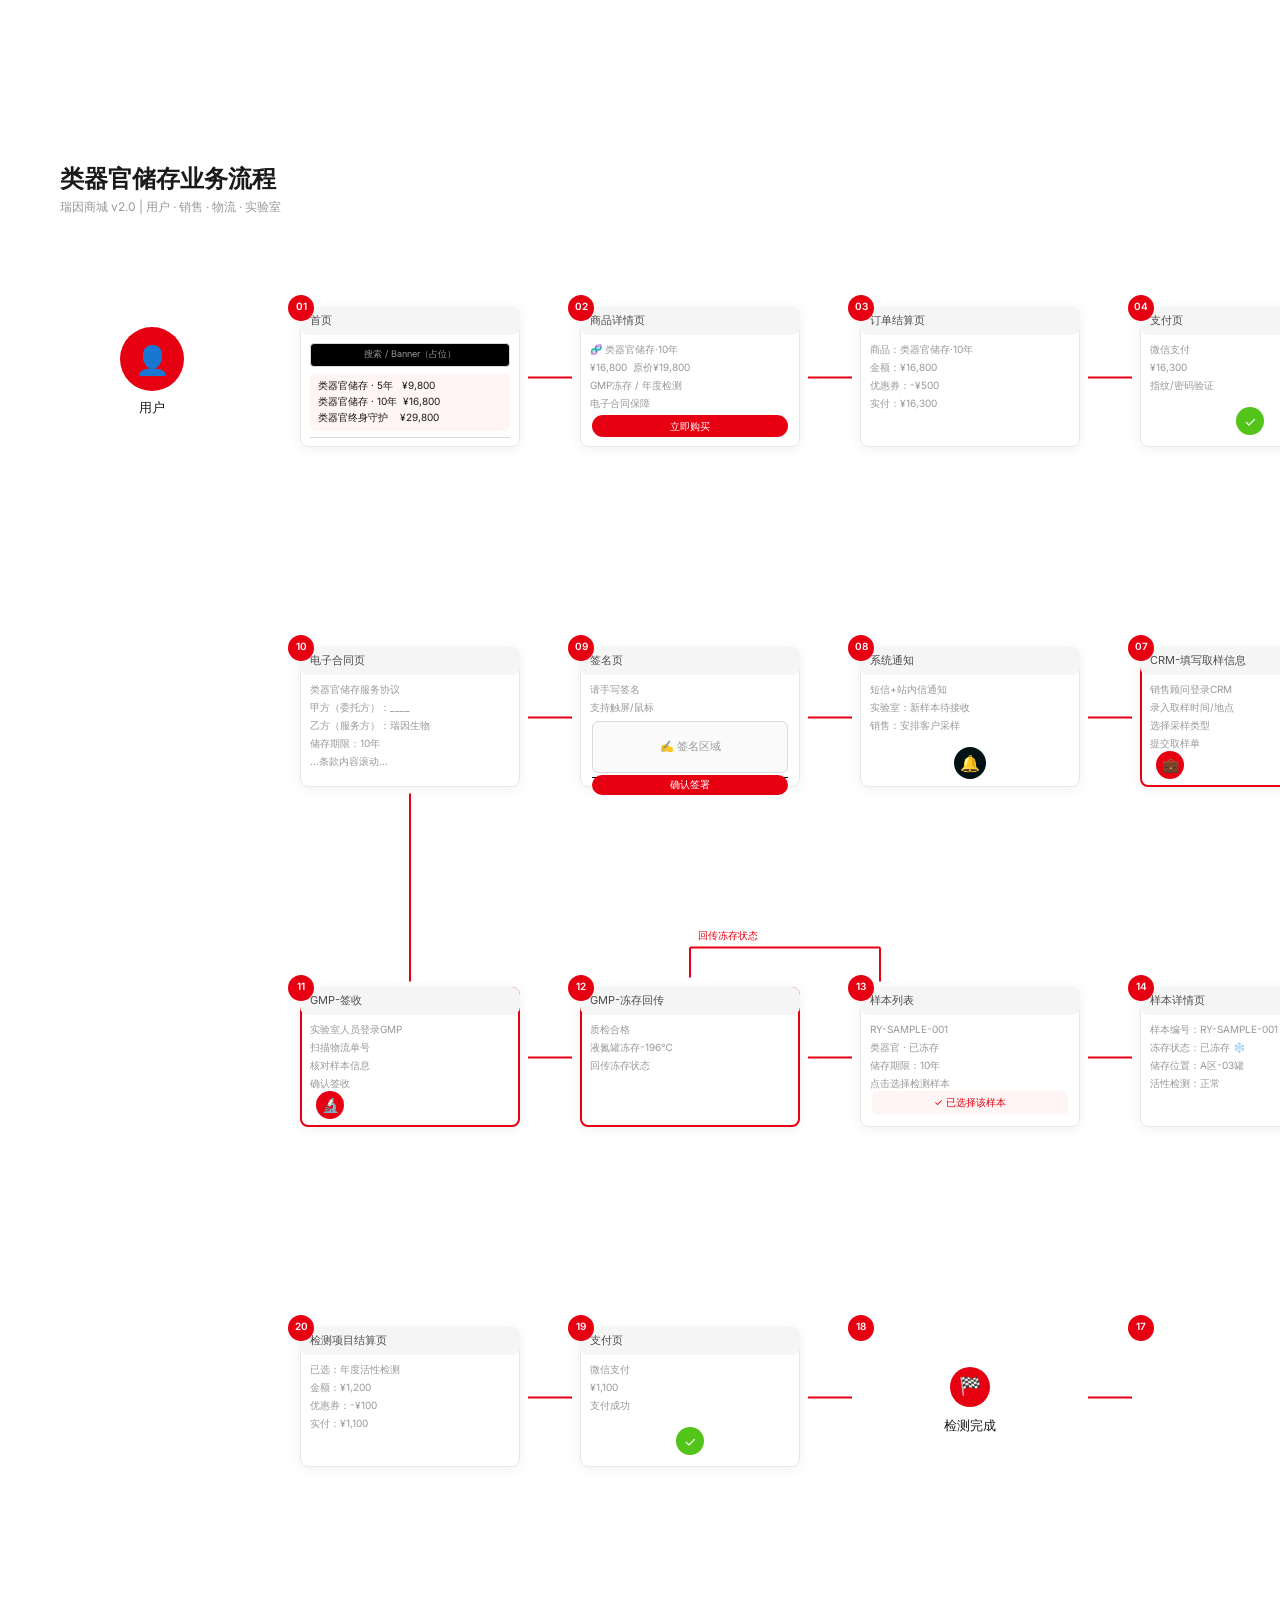
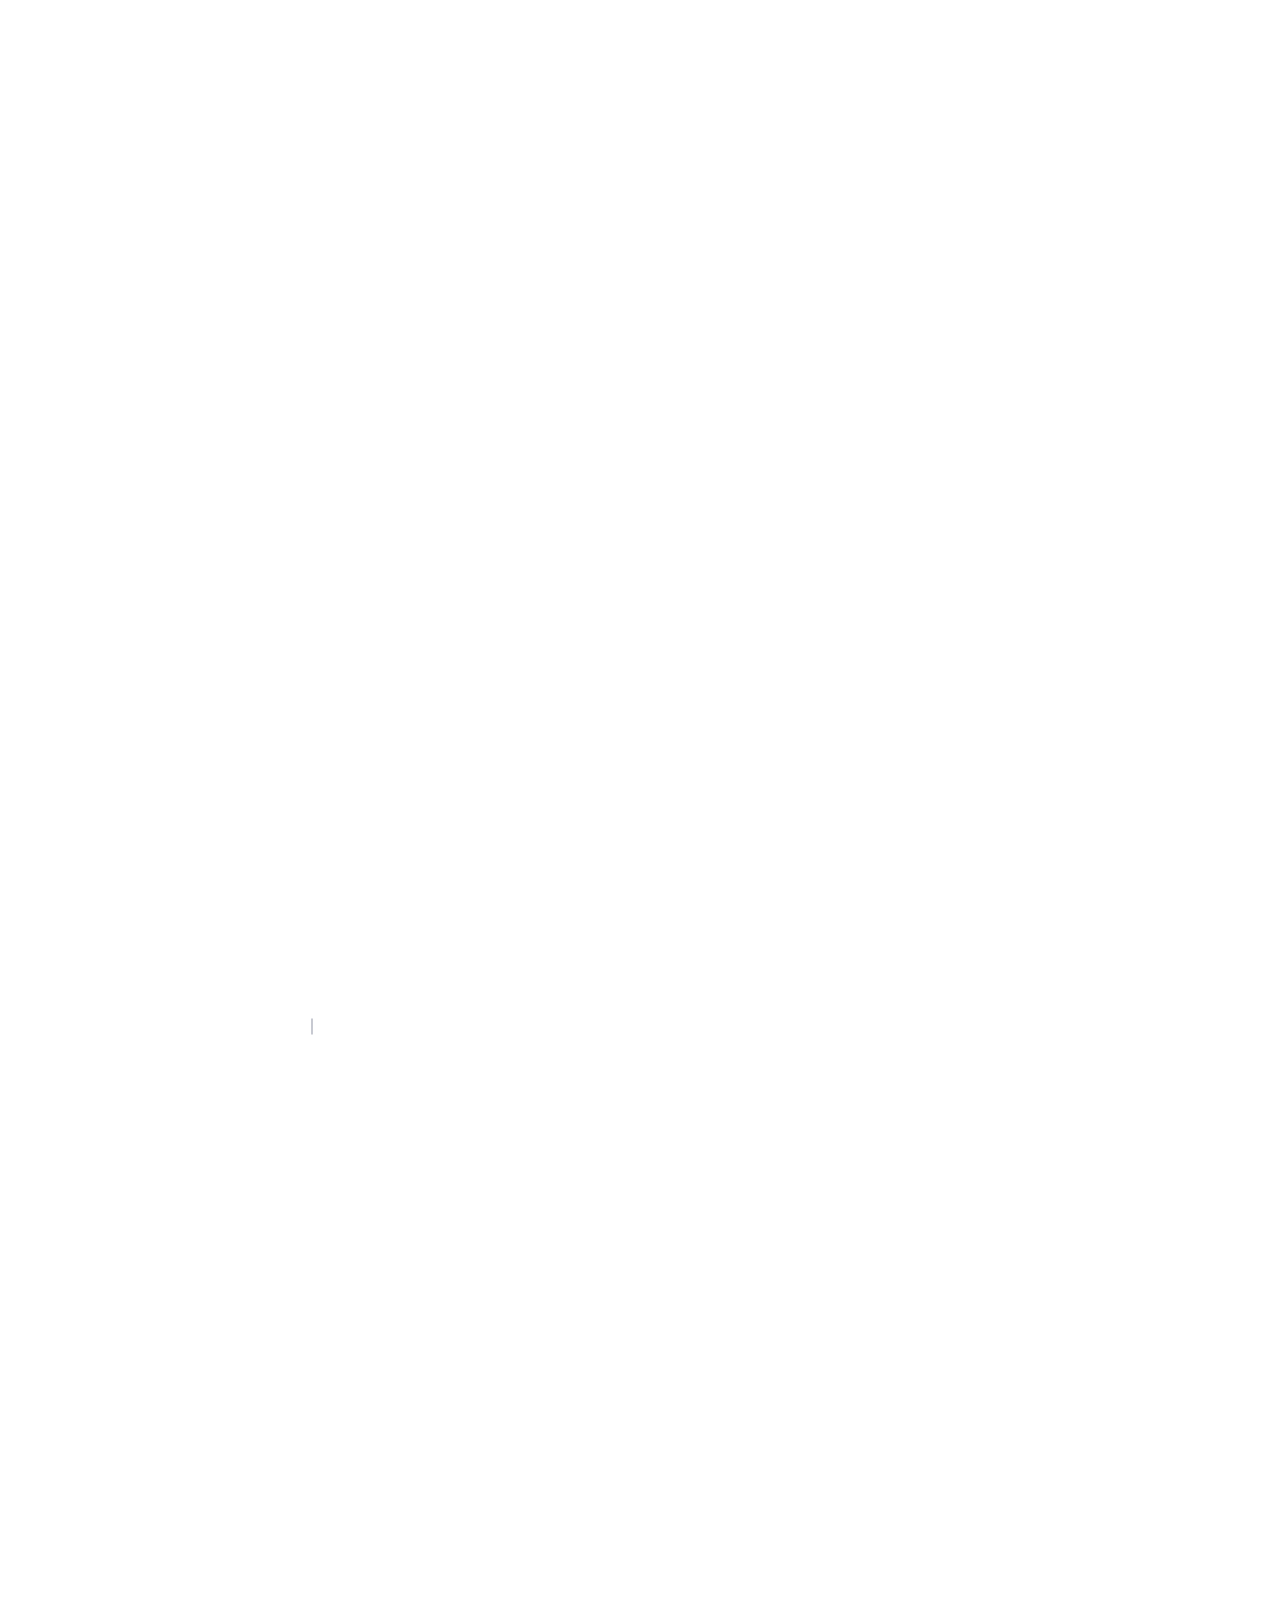
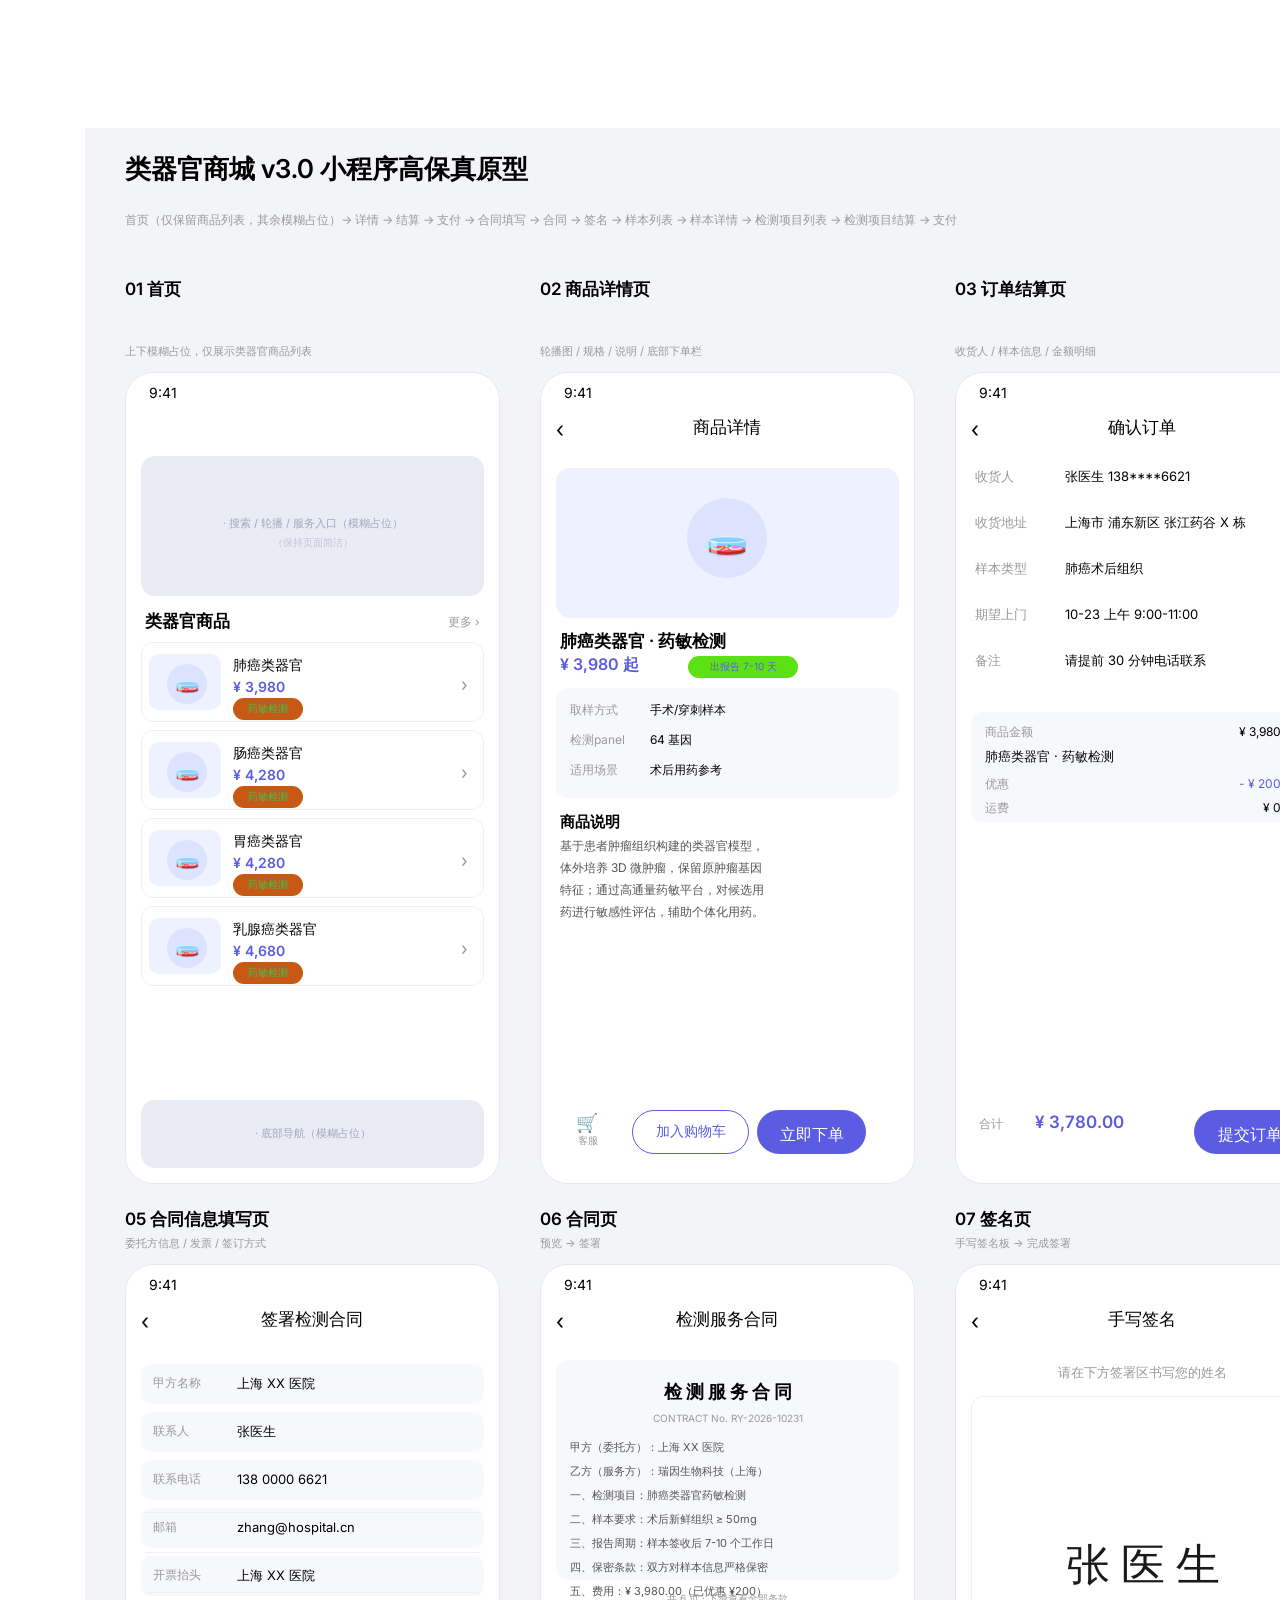
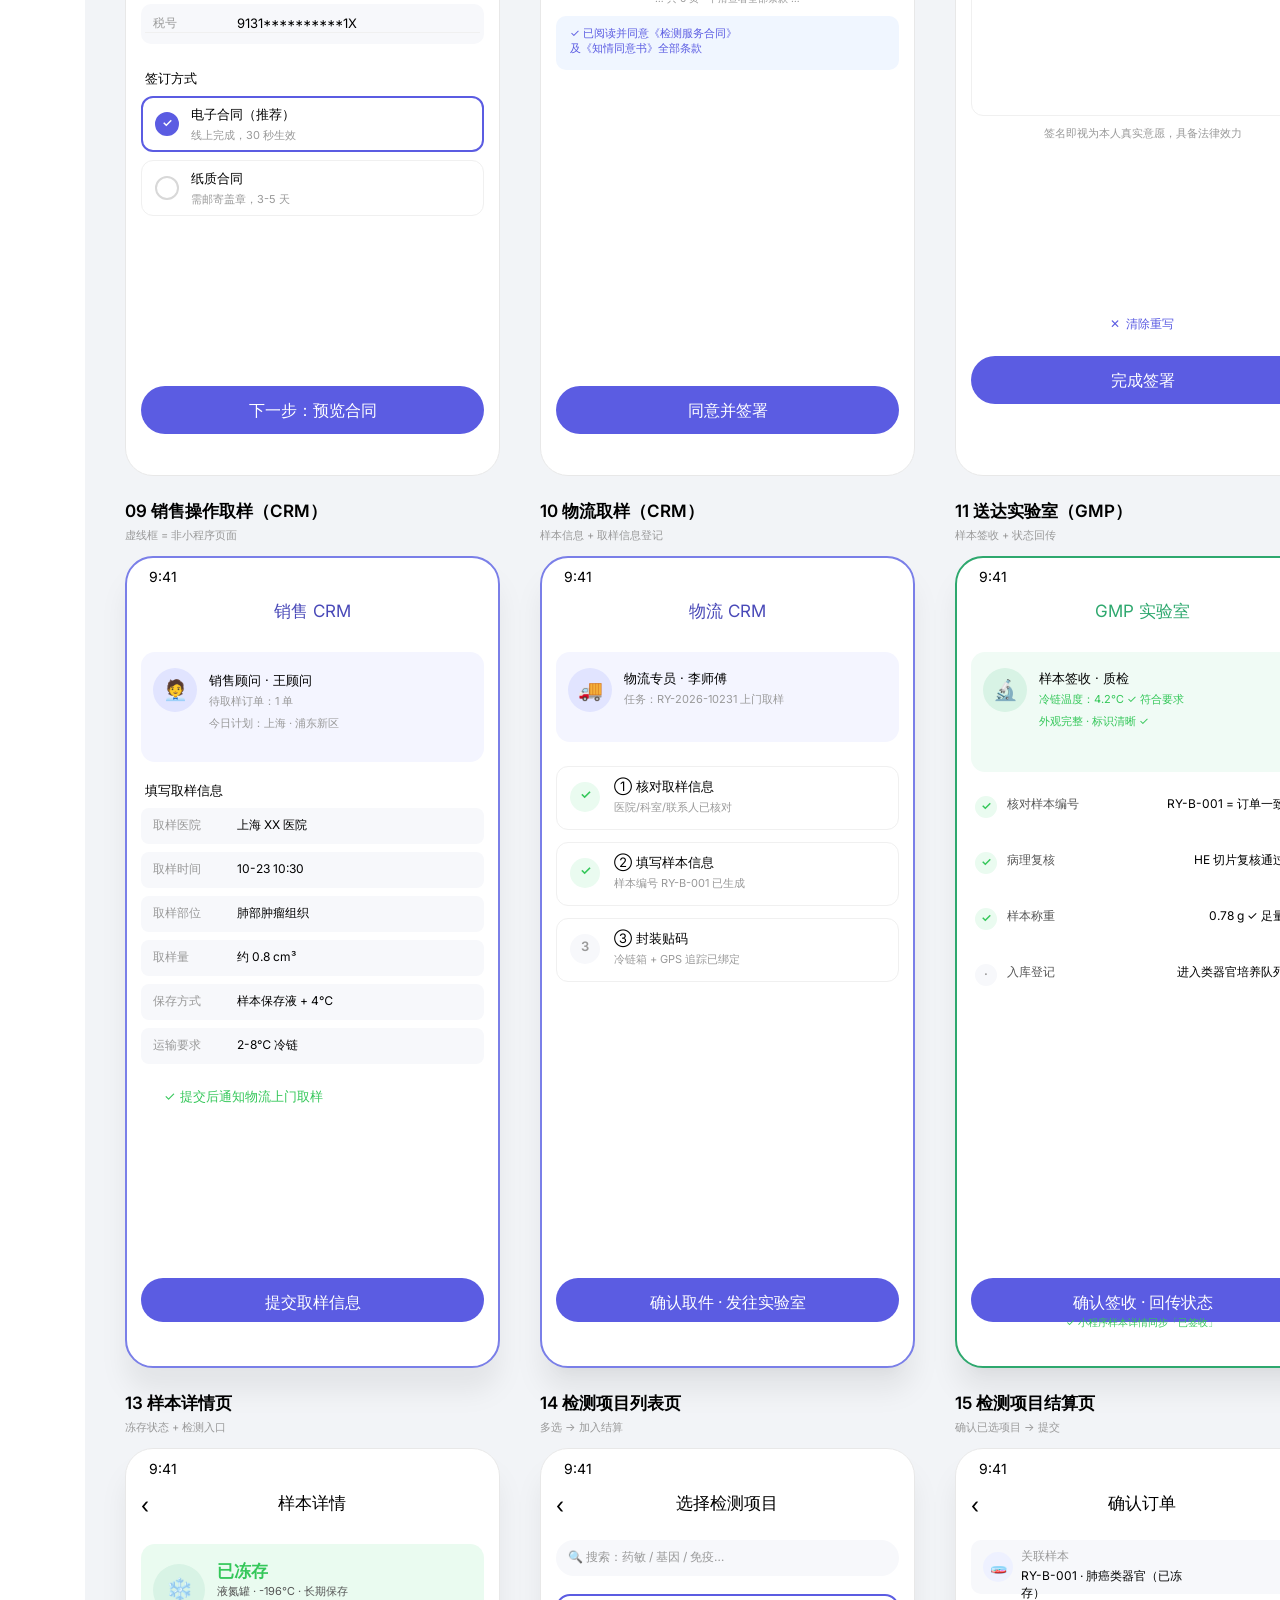
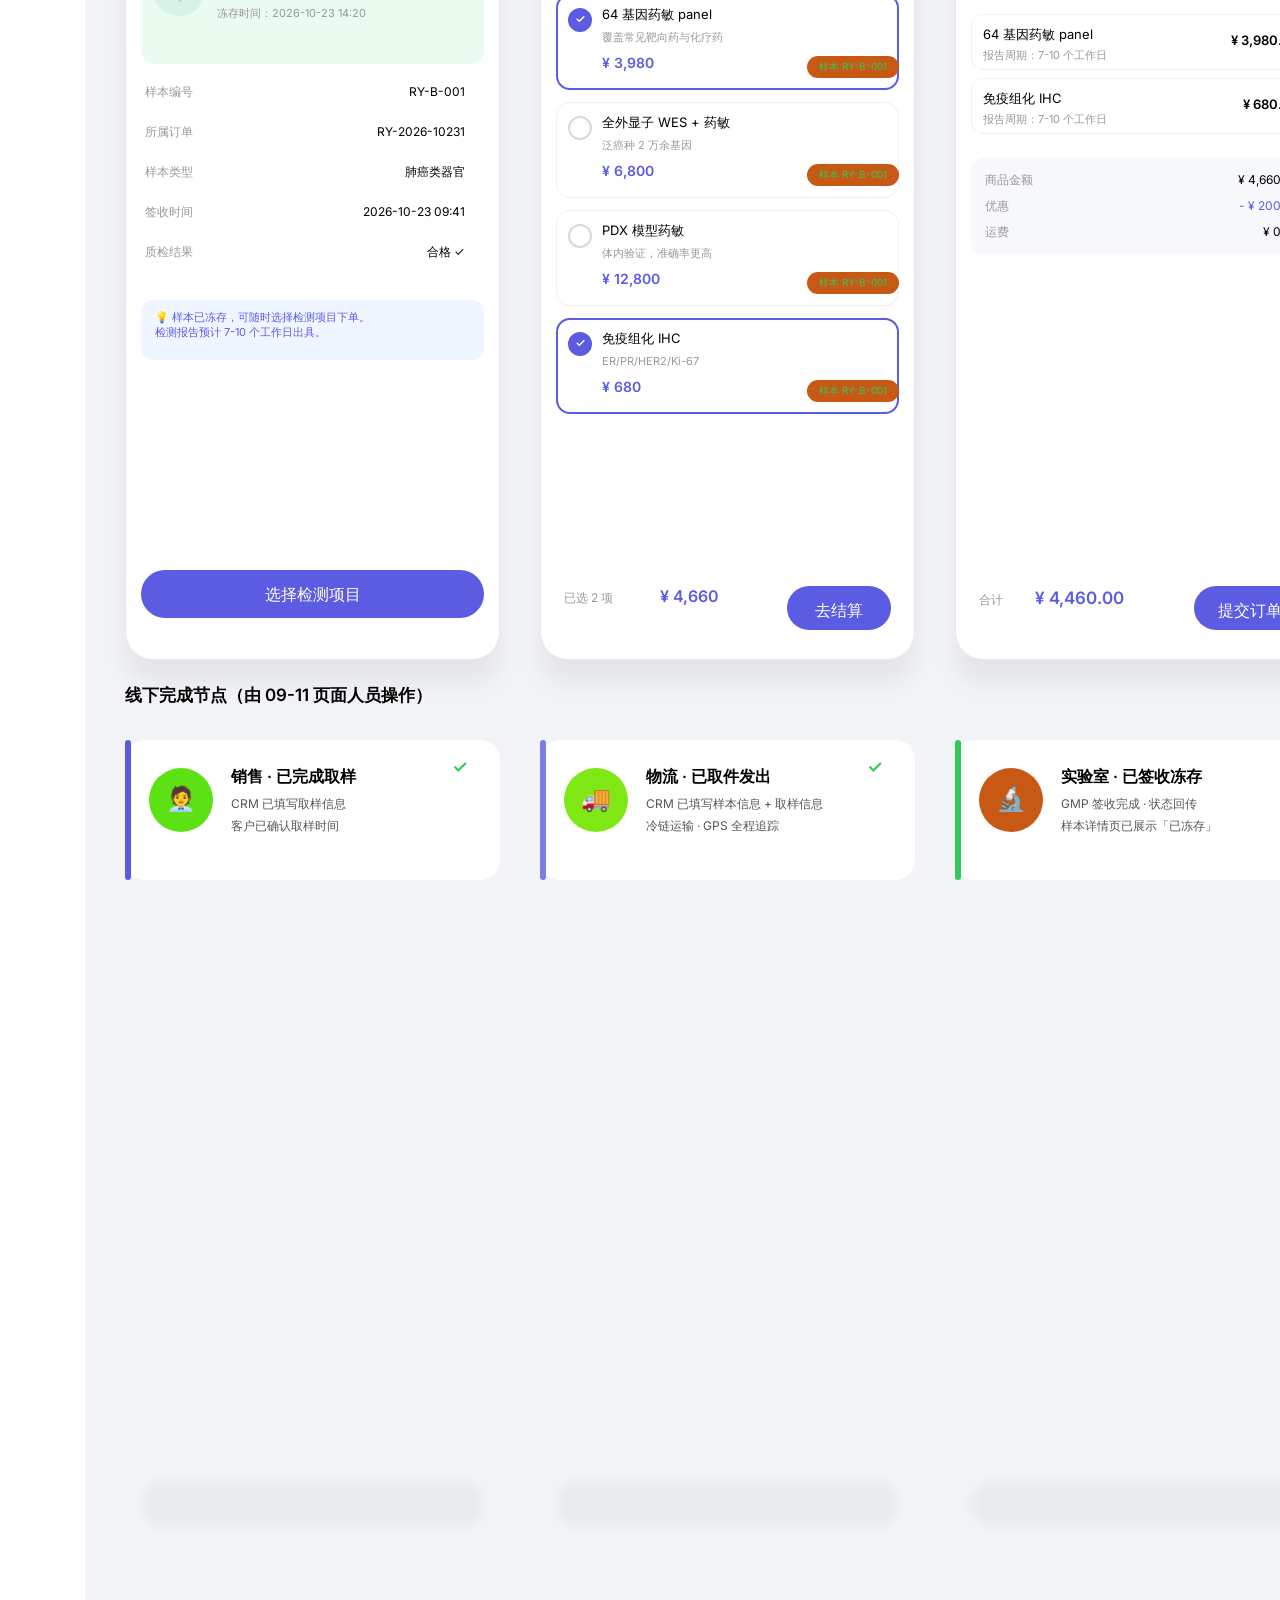
<file: page_1.html>
﻿<!DOCTYPE html>
<html>
  <head>
    <title>Page 1</title>
    <meta http-equiv="X-UA-Compatible" content="IE=edge"/>
    <meta http-equiv="content-type" content="text/html; charset=utf-8"/>
    <link href="resources/css/axure_rp_page.css" type="text/css" rel="stylesheet"/>
    <link href="data/styles.css" type="text/css" rel="stylesheet"/>
    <link href="files/page_1/styles.css" type="text/css" rel="stylesheet"/>
    <link href="https://fonts.googleapis.com" rel="preconnect"/>
    <link href="https://fonts.gstatic.com" rel="preconnect"/>
    <link href="https://fonts.googleapis.com/css2?family=Inter:wght@100..900&display=swap" rel="stylesheet"/>
    <script src="resources/scripts/jquery-3.7.1.min.js"></script>
    <script src="resources/scripts/axure/axQuery.js"></script>
    <script src="resources/scripts/axure/globals.js"></script>
    <script src="resources/scripts/axutils.js"></script>
    <script src="resources/scripts/axure/annotation.js"></script>
    <script src="resources/scripts/axure/axQuery.std.js"></script>
    <script src="resources/scripts/axure/doc.js"></script>
    <script src="resources/scripts/messagecenter.js"></script>
    <script src="resources/scripts/axure/events.js"></script>
    <script src="resources/scripts/axure/recording.js"></script>
    <script src="resources/scripts/axure/action.js"></script>
    <script src="resources/scripts/axure/expr.js"></script>
    <script src="resources/scripts/axure/geometry.js"></script>
    <script src="resources/scripts/axure/flyout.js"></script>
    <script src="resources/scripts/axure/model.js"></script>
    <script src="resources/scripts/axure/repeater.js"></script>
    <script src="resources/scripts/axure/sto.js"></script>
    <script src="resources/scripts/axure/utils.temp.js"></script>
    <script src="resources/scripts/axure/variables.js"></script>
    <script src="resources/scripts/axure/drag.js"></script>
    <script src="resources/scripts/axure/move.js"></script>
    <script src="resources/scripts/axure/visibility.js"></script>
    <script src="resources/scripts/axure/style.js"></script>
    <script src="resources/scripts/axure/adaptive.js"></script>
    <script src="resources/scripts/axure/tree.js"></script>
    <script src="resources/scripts/axure/init.temp.js"></script>
    <script src="resources/scripts/axure/legacy.js"></script>
    <script src="resources/scripts/axure/viewer.js"></script>
    <script src="resources/scripts/axure/math.js"></script>
    <script src="resources/scripts/axure/jquery.nicescroll.min.js"></script>
    <script src="data/document.js"></script>
    <script src="files/page_1/data.js"></script>
    <script type="text/javascript">
      $axure.utils.getTransparentGifPath = function() { return 'resources/images/transparent.gif'; };
      $axure.utils.getOtherPath = function() { return 'resources/Other.html'; };
      $axure.utils.getReloadPath = function() { return 'resources/reload.html'; };
    </script>
  </head>
  <body>
    <div id="base" class="">

      <!-- Page 1 - 业务流程图 v3 (组合) -->
      <div id="u0" class="ax_default" data-label="Page 1 - 业务流程图 v3" data-left="13" data-top="127" data-width="2400" data-height="7885" layer-opacity="1">

        <!-- Page 1 - 业务流程图 v3 BG (矩形) -->
        <div id="u1" class="ax_default _形状 transition notrs" data-label="Page 1 - 业务流程图 v3 BG">
          <div id="u1_div" class=""></div>
          <div id="u1_text" class="text " style="display:none; visibility: hidden">
            <p></p>
          </div>
        </div>

        <!-- Unnamed (矩形) -->
        <div id="u2" class="ax_default _形状 transition notrs" data-label="Unnamed">
          <div id="u2_div" class=""></div>
          <div id="u2_text" class="text " style="display:none; visibility: hidden">
            <p></p>
          </div>
        </div>

        <!-- Unnamed (矩形) -->
        <div id="u3" class="ax_default _形状 transition notrs">
          <div id="u3_div" class=""></div>
          <div id="u3_text" class="text ">
            <p><span>类器官储存业务流程</span></p>
          </div>
        </div>

        <!-- Unnamed (矩形) -->
        <div id="u4" class="ax_default _形状 transition notrs">
          <div id="u4_div" class=""></div>
          <div id="u4_text" class="text ">
            <p><span>瑞因商城 v2.0 | 用户 · 销售 · 物流 · 实验室</span></p>
          </div>
        </div>

        <!-- Unnamed (矩形) -->
        <div id="u5" class="ax_default _形状 transition notrs" data-label="Unnamed">
          <div id="u5_div" class=""></div>
          <div id="u5_text" class="text " style="display:none; visibility: hidden">
            <p></p>
          </div>
        </div>

        <!-- Unnamed (矩形) -->
        <div id="u6" class="ax_default _形状 transition notrs">
          <div id="u6_div" class=""></div>
          <div id="u6_text" class="text ">
            <p><span>图例</span></p>
          </div>
        </div>

        <!-- 圆形 (矩形) -->
        <div id="u7" class="ax_default _形状 transition notrs" data-label="圆形">
          <div id="u7_div" class=""></div>
          <div id="u7_text" class="text " style="display:none; visibility: hidden">
            <p></p>
          </div>
        </div>

        <!-- Unnamed (矩形) -->
        <div id="u8" class="ax_default _形状 transition notrs">
          <div id="u8_div" class=""></div>
          <div id="u8_text" class="text ">
            <p><span>小程序</span></p>
          </div>
        </div>

        <!-- Unnamed (矩形) -->
        <div id="u9" class="ax_default _形状 transition notrs" data-label="Unnamed">
          <div id="u9_div" class=""></div>
          <div id="u9_text" class="text " style="display:none; visibility: hidden">
            <p></p>
          </div>
        </div>

        <!-- Unnamed (矩形) -->
        <div id="u10" class="ax_default _形状 transition notrs">
          <div id="u10_div" class=""></div>
          <div id="u10_text" class="text ">
            <p><span>非小程序</span></p>
          </div>
        </div>

        <!-- Unnamed (矩形) -->
        <div id="u11" class="ax_default _形状 transition notrs" data-label="Unnamed">
          <div id="u11_div" class=""></div>
          <div id="u11_text" class="text " style="display:none; visibility: hidden">
            <p></p>
          </div>
        </div>

        <!-- Unnamed (矩形) -->
        <div id="u12" class="ax_default _形状 transition notrs">
          <div id="u12_div" class=""></div>
          <div id="u12_text" class="text ">
            <p><span>判断</span></p>
          </div>
        </div>

        <!-- 圆形 (矩形) -->
        <div id="u13" class="ax_default _形状 transition notrs" data-label="圆形">
          <div id="u13_div" class=""></div>
          <div id="u13_text" class="text " style="display:none; visibility: hidden">
            <p></p>
          </div>
        </div>

        <!-- Unnamed (矩形) -->
        <div id="u14" class="ax_default _形状 transition notrs">
          <div id="u14_div" class=""></div>
          <div id="u14_text" class="text ">
            <p><span>👤</span></p>
          </div>
        </div>

        <!-- Unnamed (矩形) -->
        <div id="u15" class="ax_default _形状 transition notrs">
          <div id="u15_div" class=""></div>
          <div id="u15_text" class="text ">
            <p><span>用户</span></p>
          </div>
        </div>

        <!-- Unnamed (矩形) -->
        <div id="u16" class="ax_default _形状 transition notrs" data-label="Unnamed">
          <div id="u16_div" class=""></div>
          <div id="u16_text" class="text " style="display:none; visibility: hidden">
            <p></p>
          </div>
        </div>

        <!-- Unnamed (矩形) -->
        <div id="u17" class="ax_default _形状 transition notrs" data-label="Unnamed">
          <div id="u17_div" class=""></div>
          <div id="u17_text" class="text " style="display:none; visibility: hidden">
            <p></p>
          </div>
        </div>

        <!-- Unnamed (矩形) -->
        <div id="u18" class="ax_default _形状 transition notrs">
          <div id="u18_div" class=""></div>
          <div id="u18_text" class="text ">
            <p><span>首页</span></p>
          </div>
        </div>

        <!-- Unnamed (矩形) -->
        <div id="u19" class="ax_default _形状 transition notrs" data-label="Unnamed">
          <div id="u19_div" class=""></div>
          <div id="u19_text" class="text " style="display:none; visibility: hidden">
            <p></p>
          </div>
        </div>

        <!-- Unnamed (矩形) -->
        <div id="u20" class="ax_default _形状 transition notrs">
          <div id="u20_div" class=""></div>
          <div id="u20_text" class="text ">
            <p><span>搜索 / Banner（占位）</span></p>
          </div>
        </div>

        <!-- Unnamed (矩形) -->
        <div id="u21" class="ax_default _形状 transition notrs" data-label="Unnamed">
          <div id="u21_div" class=""></div>
          <div id="u21_text" class="text " style="display:none; visibility: hidden">
            <p></p>
          </div>
        </div>

        <!-- Unnamed (矩形) -->
        <div id="u22" class="ax_default _形状 transition notrs">
          <div id="u22_div" class=""></div>
          <div id="u22_text" class="text ">
            <p><span>类器官储存 · 5年&nbsp;&nbsp; ¥9,800</span></p>
          </div>
        </div>

        <!-- Unnamed (矩形) -->
        <div id="u23" class="ax_default _形状 transition notrs">
          <div id="u23_div" class=""></div>
          <div id="u23_text" class="text ">
            <p><span>类器官储存 · 10年&nbsp; ¥16,800</span></p>
          </div>
        </div>

        <!-- Unnamed (矩形) -->
        <div id="u24" class="ax_default _形状 transition notrs">
          <div id="u24_div" class=""></div>
          <div id="u24_text" class="text ">
            <p><span>类器官终身守护&nbsp; &nbsp; ¥29,800</span></p>
          </div>
        </div>

        <!-- Unnamed (矩形) -->
        <div id="u25" class="ax_default _形状 transition notrs" data-label="Unnamed">
          <svg data="images/page_1/unnamed_u25.svg" id="u25_img" class="img generatedImage">

  <g transform="matrix(1 0 0 1 -323 -437 )">
    <path d="M 0 0.5  L 200 0.5  " stroke-width="1" stroke-dasharray="0" stroke="rgba(217, 217, 217, 1)" fill="none" transform="matrix(1 0 0 1 323 437 )" class="stroke" />
  </g>
          </svg>
          <div id="u25_text" class="text " style="display:none; visibility: hidden">
            <p></p>
          </div>
        </div>

        <!-- Unnamed (矩形) -->
        <div id="u26" class="ax_default _形状 transition notrs" data-label="Unnamed">
          <div id="u26_div" class=""></div>
          <div id="u26_text" class="text " style="display:none; visibility: hidden">
            <p></p>
          </div>
        </div>

        <!-- Unnamed (矩形) -->
        <div id="u27" class="ax_default _形状 transition notrs" data-label="Unnamed">
          <div id="u27_div" class=""></div>
          <div id="u27_text" class="text " style="display:none; visibility: hidden">
            <p></p>
          </div>
        </div>

        <!-- Unnamed (矩形) -->
        <div id="u28" class="ax_default _形状 transition notrs">
          <div id="u28_div" class=""></div>
          <div id="u28_text" class="text ">
            <p><span>商品详情页</span></p>
          </div>
        </div>

        <!-- Unnamed (矩形) -->
        <div id="u29" class="ax_default _形状 transition notrs">
          <div id="u29_div" class=""></div>
          <div id="u29_text" class="text ">
            <p><span>🧬 类器官储存·10年</span></p>
          </div>
        </div>

        <!-- Unnamed (矩形) -->
        <div id="u30" class="ax_default _形状 transition notrs">
          <div id="u30_div" class=""></div>
          <div id="u30_text" class="text ">
            <p><span>¥16,800&nbsp; 原价¥19,800</span></p>
          </div>
        </div>

        <!-- Unnamed (矩形) -->
        <div id="u31" class="ax_default _形状 transition notrs">
          <div id="u31_div" class=""></div>
          <div id="u31_text" class="text ">
            <p><span>GMP冻存 / 年度检测</span></p>
          </div>
        </div>

        <!-- Unnamed (矩形) -->
        <div id="u32" class="ax_default _形状 transition notrs">
          <div id="u32_div" class=""></div>
          <div id="u32_text" class="text ">
            <p><span>电子合同保障</span></p>
          </div>
        </div>

        <!-- Unnamed (矩形) -->
        <div id="u33" class="ax_default _形状 transition notrs" data-label="Unnamed">
          <div id="u33_div" class=""></div>
          <div id="u33_text" class="text " style="display:none; visibility: hidden">
            <p></p>
          </div>
        </div>

        <!-- Unnamed (矩形) -->
        <div id="u34" class="ax_default _形状 transition notrs">
          <div id="u34_div" class=""></div>
          <div id="u34_text" class="text ">
            <p><span>立即购买</span></p>
          </div>
        </div>

        <!-- Unnamed (矩形) -->
        <div id="u35" class="ax_default _形状 transition notrs" data-label="Unnamed">
          <div id="u35_div" class=""></div>
          <div id="u35_text" class="text " style="display:none; visibility: hidden">
            <p></p>
          </div>
        </div>

        <!-- Unnamed (矩形) -->
        <div id="u36" class="ax_default _形状 transition notrs" data-label="Unnamed">
          <div id="u36_div" class=""></div>
          <div id="u36_text" class="text " style="display:none; visibility: hidden">
            <p></p>
          </div>
        </div>

        <!-- Unnamed (矩形) -->
        <div id="u37" class="ax_default _形状 transition notrs">
          <div id="u37_div" class=""></div>
          <div id="u37_text" class="text ">
            <p><span>订单结算页</span></p>
          </div>
        </div>

        <!-- Unnamed (矩形) -->
        <div id="u38" class="ax_default _形状 transition notrs">
          <div id="u38_div" class=""></div>
          <div id="u38_text" class="text ">
            <p><span>商品：类器官储存·10年</span></p>
          </div>
        </div>

        <!-- Unnamed (矩形) -->
        <div id="u39" class="ax_default _形状 transition notrs">
          <div id="u39_div" class=""></div>
          <div id="u39_text" class="text ">
            <p><span>金额：¥16,800</span></p>
          </div>
        </div>

        <!-- Unnamed (矩形) -->
        <div id="u40" class="ax_default _形状 transition notrs">
          <div id="u40_div" class=""></div>
          <div id="u40_text" class="text ">
            <p><span>优惠券：-¥500</span></p>
          </div>
        </div>

        <!-- Unnamed (矩形) -->
        <div id="u41" class="ax_default _形状 transition notrs">
          <div id="u41_div" class=""></div>
          <div id="u41_text" class="text ">
            <p><span>实付：¥16,300</span></p>
          </div>
        </div>

        <!-- Unnamed (矩形) -->
        <div id="u42" class="ax_default _形状 transition notrs" data-label="Unnamed">
          <div id="u42_div" class=""></div>
          <div id="u42_text" class="text " style="display:none; visibility: hidden">
            <p></p>
          </div>
        </div>

        <!-- Unnamed (矩形) -->
        <div id="u43" class="ax_default _形状 transition notrs" data-label="Unnamed">
          <div id="u43_div" class=""></div>
          <div id="u43_text" class="text " style="display:none; visibility: hidden">
            <p></p>
          </div>
        </div>

        <!-- Unnamed (矩形) -->
        <div id="u44" class="ax_default _形状 transition notrs">
          <div id="u44_div" class=""></div>
          <div id="u44_text" class="text ">
            <p><span>支付页</span></p>
          </div>
        </div>

        <!-- Unnamed (矩形) -->
        <div id="u45" class="ax_default _形状 transition notrs">
          <div id="u45_div" class=""></div>
          <div id="u45_text" class="text ">
            <p><span>微信支付</span></p>
          </div>
        </div>

        <!-- Unnamed (矩形) -->
        <div id="u46" class="ax_default _形状 transition notrs">
          <div id="u46_div" class=""></div>
          <div id="u46_text" class="text ">
            <p><span>¥16,300</span></p>
          </div>
        </div>

        <!-- Unnamed (矩形) -->
        <div id="u47" class="ax_default _形状 transition notrs">
          <div id="u47_div" class=""></div>
          <div id="u47_text" class="text ">
            <p><span>指纹/密码验证</span></p>
          </div>
        </div>

        <!-- 圆形 (矩形) -->
        <div id="u48" class="ax_default _形状 transition notrs" data-label="圆形">
          <div id="u48_div" class=""></div>
          <div id="u48_text" class="text " style="display:none; visibility: hidden">
            <p></p>
          </div>
        </div>

        <!-- Unnamed (矩形) -->
        <div id="u49" class="ax_default _形状 transition notrs">
          <div id="u49_div" class=""></div>
          <div id="u49_text" class="text ">
            <p><span>✓</span></p>
          </div>
        </div>

        <!-- Unnamed (矩形) -->
        <div id="u50" class="ax_default _形状 transition notrs" data-label="Unnamed">
          <div id="u50_div" class=""></div>
          <div id="u50_text" class="text " style="display:none; visibility: hidden">
            <p></p>
          </div>
        </div>

        <!-- Unnamed (矩形) -->
        <div id="u51" class="ax_default _形状 transition notrs" data-label="Unnamed">
          <div id="u51_div" class=""></div>
          <div id="u51_text" class="text " style="display:none; visibility: hidden">
            <p></p>
          </div>
        </div>

        <!-- Unnamed (矩形) -->
        <div id="u52" class="ax_default _形状 transition notrs">
          <div id="u52_div" class=""></div>
          <div id="u52_text" class="text ">
            <p><span>合同信息填写</span></p>
          </div>
        </div>

        <!-- Unnamed (矩形) -->
        <div id="u53" class="ax_default _形状 transition notrs">
          <div id="u53_div" class=""></div>
          <div id="u53_text" class="text ">
            <p><span>姓名 / 身份证号</span></p>
          </div>
        </div>

        <!-- Unnamed (矩形) -->
        <div id="u54" class="ax_default _形状 transition notrs">
          <div id="u54_div" class=""></div>
          <div id="u54_text" class="text ">
            <p><span>联系电话</span></p>
          </div>
        </div>

        <!-- Unnamed (矩形) -->
        <div id="u55" class="ax_default _形状 transition notrs">
          <div id="u55_div" class=""></div>
          <div id="u55_text" class="text ">
            <p><span>储存人信息</span></p>
          </div>
        </div>

        <!-- Unnamed (矩形) -->
        <div id="u56" class="ax_default _形状 transition notrs">
          <div id="u56_div" class=""></div>
          <div id="u56_text" class="text ">
            <p><span>紧急联系人</span></p>
          </div>
        </div>

        <!-- 线段 (矩形) -->
        <div id="u57" class="ax_default _形状 transition notrs" data-label="线段">
          <svg data="images/page_1/线段_u57.svg" id="u57_img" class="img generatedImage">

  <g transform="matrix(1 0 0 1 -540 -376 )">
    <path d="M 0 0.5  L 44 0.5  " stroke-width="2" stroke-dasharray="0" stroke="rgba(230, 0, 18, 1)" fill="none" transform="matrix(1 0 0 1 541 377 )" class="stroke" />
  </g>
          </svg>
          <div id="u57_text" class="text " style="display:none; visibility: hidden">
            <p></p>
          </div>
        </div>

        <!-- 线段 (矩形) -->
        <div id="u58" class="ax_default _形状 transition notrs" data-label="线段">
          <svg data="images/page_1/线段_u57.svg" id="u58_img" class="img generatedImage">

  <g transform="matrix(1 0 0 1 -540 -376 )">
    <path d="M 0 0.5  L 44 0.5  " stroke-width="2" stroke-dasharray="0" stroke="rgba(230, 0, 18, 1)" fill="none" transform="matrix(1 0 0 1 541 377 )" class="stroke" />
  </g>
          </svg>
          <div id="u58_text" class="text " style="display:none; visibility: hidden">
            <p></p>
          </div>
        </div>

        <!-- 线段 (矩形) -->
        <div id="u59" class="ax_default _形状 transition notrs" data-label="线段">
          <svg data="images/page_1/线段_u57.svg" id="u59_img" class="img generatedImage">

  <g transform="matrix(1 0 0 1 -540 -376 )">
    <path d="M 0 0.5  L 44 0.5  " stroke-width="2" stroke-dasharray="0" stroke="rgba(230, 0, 18, 1)" fill="none" transform="matrix(1 0 0 1 541 377 )" class="stroke" />
  </g>
          </svg>
          <div id="u59_text" class="text " style="display:none; visibility: hidden">
            <p></p>
          </div>
        </div>

        <!-- 线段 (矩形) -->
        <div id="u60" class="ax_default _形状 transition notrs" data-label="线段">
          <svg data="images/page_1/线段_u57.svg" id="u60_img" class="img generatedImage">

  <g transform="matrix(1 0 0 1 -540 -376 )">
    <path d="M 0 0.5  L 44 0.5  " stroke-width="2" stroke-dasharray="0" stroke="rgba(230, 0, 18, 1)" fill="none" transform="matrix(1 0 0 1 541 377 )" class="stroke" />
  </g>
          </svg>
          <div id="u60_text" class="text " style="display:none; visibility: hidden">
            <p></p>
          </div>
        </div>

        <!-- Unnamed (矩形) -->
        <div id="u61" class="ax_default _形状 transition notrs" data-label="Unnamed">
          <div id="u61_div" class=""></div>
          <div id="u61_text" class="text " style="display:none; visibility: hidden">
            <p></p>
          </div>
        </div>

        <!-- Unnamed (矩形) -->
        <div id="u62" class="ax_default _形状 transition notrs" data-label="Unnamed">
          <div id="u62_div" class=""></div>
          <div id="u62_text" class="text " style="display:none; visibility: hidden">
            <p></p>
          </div>
        </div>

        <!-- Unnamed (矩形) -->
        <div id="u63" class="ax_default _形状 transition notrs">
          <div id="u63_div" class=""></div>
          <div id="u63_text" class="text ">
            <p><span>电子合同页</span></p>
          </div>
        </div>

        <!-- Unnamed (矩形) -->
        <div id="u64" class="ax_default _形状 transition notrs">
          <div id="u64_div" class=""></div>
          <div id="u64_text" class="text ">
            <p><span>类器官储存服务协议</span></p>
          </div>
        </div>

        <!-- Unnamed (矩形) -->
        <div id="u65" class="ax_default _形状 transition notrs">
          <div id="u65_div" class=""></div>
          <div id="u65_text" class="text ">
            <p><span>甲方（委托方）：____</span></p>
          </div>
        </div>

        <!-- Unnamed (矩形) -->
        <div id="u66" class="ax_default _形状 transition notrs">
          <div id="u66_div" class=""></div>
          <div id="u66_text" class="text ">
            <p><span>乙方（服务方）：瑞因生物</span></p>
          </div>
        </div>

        <!-- Unnamed (矩形) -->
        <div id="u67" class="ax_default _形状 transition notrs">
          <div id="u67_div" class=""></div>
          <div id="u67_text" class="text ">
            <p><span>储存期限：10年</span></p>
          </div>
        </div>

        <!-- Unnamed (矩形) -->
        <div id="u68" class="ax_default _形状 transition notrs">
          <div id="u68_div" class=""></div>
          <div id="u68_text" class="text ">
            <p><span>...条款内容滚动...</span></p>
          </div>
        </div>

        <!-- Unnamed (矩形) -->
        <div id="u69" class="ax_default _形状 transition notrs" data-label="Unnamed">
          <div id="u69_div" class=""></div>
          <div id="u69_text" class="text " style="display:none; visibility: hidden">
            <p></p>
          </div>
        </div>

        <!-- Unnamed (矩形) -->
        <div id="u70" class="ax_default _形状 transition notrs" data-label="Unnamed">
          <div id="u70_div" class=""></div>
          <div id="u70_text" class="text " style="display:none; visibility: hidden">
            <p></p>
          </div>
        </div>

        <!-- Unnamed (矩形) -->
        <div id="u71" class="ax_default _形状 transition notrs">
          <div id="u71_div" class=""></div>
          <div id="u71_text" class="text ">
            <p><span>签名页</span></p>
          </div>
        </div>

        <!-- Unnamed (矩形) -->
        <div id="u72" class="ax_default _形状 transition notrs">
          <div id="u72_div" class=""></div>
          <div id="u72_text" class="text ">
            <p><span>请手写签名</span></p>
          </div>
        </div>

        <!-- Unnamed (矩形) -->
        <div id="u73" class="ax_default _形状 transition notrs">
          <div id="u73_div" class=""></div>
          <div id="u73_text" class="text ">
            <p><span>支持触屏/鼠标</span></p>
          </div>
        </div>

        <!-- Unnamed (矩形) -->
        <div id="u74" class="ax_default _形状 transition notrs" data-label="Unnamed">
          <div id="u74_div" class=""></div>
          <div id="u74_text" class="text " style="display:none; visibility: hidden">
            <p></p>
          </div>
        </div>

        <!-- Unnamed (矩形) -->
        <div id="u75" class="ax_default _形状 transition notrs">
          <div id="u75_div" class=""></div>
          <div id="u75_text" class="text ">
            <p><span>✍️ 签名区域</span></p>
          </div>
        </div>

        <!-- Unnamed (矩形) -->
        <div id="u76" class="ax_default _形状 transition notrs" data-label="Unnamed">
          <div id="u76_div" class=""></div>
          <div id="u76_text" class="text " style="display:none; visibility: hidden">
            <p></p>
          </div>
        </div>

        <!-- Unnamed (矩形) -->
        <div id="u77" class="ax_default _形状 transition notrs" data-label="Unnamed">
          <div id="u77_div" class=""></div>
          <div id="u77_text" class="text " style="display:none; visibility: hidden">
            <p></p>
          </div>
        </div>

        <!-- Unnamed (矩形) -->
        <div id="u78" class="ax_default _形状 transition notrs">
          <div id="u78_div" class=""></div>
          <div id="u78_text" class="text ">
            <p><span>确认签署</span></p>
          </div>
        </div>

        <!-- Unnamed (矩形) -->
        <div id="u79" class="ax_default _形状 transition notrs" data-label="Unnamed">
          <div id="u79_div" class=""></div>
          <div id="u79_text" class="text " style="display:none; visibility: hidden">
            <p></p>
          </div>
        </div>

        <!-- Unnamed (矩形) -->
        <div id="u80" class="ax_default _形状 transition notrs" data-label="Unnamed">
          <div id="u80_div" class=""></div>
          <div id="u80_text" class="text " style="display:none; visibility: hidden">
            <p></p>
          </div>
        </div>

        <!-- Unnamed (矩形) -->
        <div id="u81" class="ax_default _形状 transition notrs">
          <div id="u81_div" class=""></div>
          <div id="u81_text" class="text ">
            <p><span>系统通知</span></p>
          </div>
        </div>

        <!-- Unnamed (矩形) -->
        <div id="u82" class="ax_default _形状 transition notrs">
          <div id="u82_div" class=""></div>
          <div id="u82_text" class="text ">
            <p><span>短信+站内信通知</span></p>
          </div>
        </div>

        <!-- Unnamed (矩形) -->
        <div id="u83" class="ax_default _形状 transition notrs">
          <div id="u83_div" class=""></div>
          <div id="u83_text" class="text ">
            <p><span>实验室：新样本待接收</span></p>
          </div>
        </div>

        <!-- Unnamed (矩形) -->
        <div id="u84" class="ax_default _形状 transition notrs">
          <div id="u84_div" class=""></div>
          <div id="u84_text" class="text ">
            <p><span>销售：安排客户采样</span></p>
          </div>
        </div>

        <!-- 圆形 (矩形) -->
        <div id="u85" class="ax_default _形状 transition notrs" data-label="圆形">
          <div id="u85_div" class=""></div>
          <div id="u85_text" class="text " style="display:none; visibility: hidden">
            <p></p>
          </div>
        </div>

        <!-- Unnamed (矩形) -->
        <div id="u86" class="ax_default _形状 transition notrs">
          <div id="u86_div" class=""></div>
          <div id="u86_text" class="text ">
            <p><span>🔔</span></p>
          </div>
        </div>

        <!-- Unnamed (矩形) -->
        <div id="u87" class="ax_default _形状 transition notrs" data-label="Unnamed">
          <div id="u87_div" class=""></div>
          <div id="u87_text" class="text " style="display:none; visibility: hidden">
            <p></p>
          </div>
        </div>

        <!-- Unnamed (矩形) -->
        <div id="u88" class="ax_default _形状 transition notrs" data-label="Unnamed">
          <div id="u88_div" class=""></div>
          <div id="u88_text" class="text " style="display:none; visibility: hidden">
            <p></p>
          </div>
        </div>

        <!-- Unnamed (矩形) -->
        <div id="u89" class="ax_default _形状 transition notrs">
          <div id="u89_div" class=""></div>
          <div id="u89_text" class="text ">
            <p><span>CRM-填写取样信息</span></p>
          </div>
        </div>

        <!-- Unnamed (矩形) -->
        <div id="u90" class="ax_default _形状 transition notrs">
          <div id="u90_div" class=""></div>
          <div id="u90_text" class="text ">
            <p><span>销售顾问登录CRM</span></p>
          </div>
        </div>

        <!-- Unnamed (矩形) -->
        <div id="u91" class="ax_default _形状 transition notrs">
          <div id="u91_div" class=""></div>
          <div id="u91_text" class="text ">
            <p><span>录入取样时间/地点</span></p>
          </div>
        </div>

        <!-- Unnamed (矩形) -->
        <div id="u92" class="ax_default _形状 transition notrs">
          <div id="u92_div" class=""></div>
          <div id="u92_text" class="text ">
            <p><span>选择采样类型</span></p>
          </div>
        </div>

        <!-- Unnamed (矩形) -->
        <div id="u93" class="ax_default _形状 transition notrs">
          <div id="u93_div" class=""></div>
          <div id="u93_text" class="text ">
            <p><span>提交取样单</span></p>
          </div>
        </div>

        <!-- 圆形 (矩形) -->
        <div id="u94" class="ax_default _形状 transition notrs" data-label="圆形">
          <div id="u94_div" class=""></div>
          <div id="u94_text" class="text " style="display:none; visibility: hidden">
            <p></p>
          </div>
        </div>

        <!-- Unnamed (矩形) -->
        <div id="u95" class="ax_default _形状 transition notrs">
          <div id="u95_div" class=""></div>
          <div id="u95_text" class="text ">
            <p><span>💼</span></p>
          </div>
        </div>

        <!-- Unnamed (矩形) -->
        <div id="u96" class="ax_default _形状 transition notrs" data-label="Unnamed">
          <div id="u96_div" class=""></div>
          <div id="u96_text" class="text " style="display:none; visibility: hidden">
            <p></p>
          </div>
        </div>

        <!-- Unnamed (矩形) -->
        <div id="u97" class="ax_default _形状 transition notrs" data-label="Unnamed">
          <div id="u97_div" class=""></div>
          <div id="u97_text" class="text " style="display:none; visibility: hidden">
            <p></p>
          </div>
        </div>

        <!-- Unnamed (矩形) -->
        <div id="u98" class="ax_default _形状 transition notrs">
          <div id="u98_div" class=""></div>
          <div id="u98_text" class="text ">
            <p><span>CRM-填写样本信息</span></p>
          </div>
        </div>

        <!-- Unnamed (矩形) -->
        <div id="u99" class="ax_default _形状 transition notrs">
          <div id="u99_div" class=""></div>
          <div id="u99_text" class="text ">
            <p><span>物流人员登录CRM</span></p>
          </div>
        </div>

        <!-- Unnamed (矩形) -->
        <div id="u100" class="ax_default _形状 transition notrs">
          <div id="u100_div" class=""></div>
          <div id="u100_text" class="text ">
            <p><span>扫描样本条码</span></p>
          </div>
        </div>

        <!-- Unnamed (矩形) -->
        <div id="u101" class="ax_default _形状 transition notrs">
          <div id="u101_div" class=""></div>
          <div id="u101_text" class="text ">
            <p><span>录入样本数量/类型</span></p>
          </div>
        </div>

        <!-- Unnamed (矩形) -->
        <div id="u102" class="ax_default _形状 transition notrs">
          <div id="u102_div" class=""></div>
          <div id="u102_text" class="text ">
            <p><span>录入取样信息</span></p>
          </div>
        </div>

        <!-- Unnamed (矩形) -->
        <div id="u103" class="ax_default _形状 transition notrs">
          <div id="u103_div" class=""></div>
          <div id="u103_text" class="text ">
            <p><span>确认收样</span></p>
          </div>
        </div>

        <!-- 圆形 (矩形) -->
        <div id="u104" class="ax_default _形状 transition notrs" data-label="圆形">
          <div id="u104_div" class=""></div>
          <div id="u104_text" class="text " style="display:none; visibility: hidden">
            <p></p>
          </div>
        </div>

        <!-- Unnamed (矩形) -->
        <div id="u105" class="ax_default _形状 transition notrs">
          <div id="u105_div" class=""></div>
          <div id="u105_text" class="text ">
            <p><span>🚚</span></p>
          </div>
        </div>

        <!-- 线段 (矩形) -->
        <div id="u106" class="ax_default _形状 transition notrs" data-label="线段">
          <svg data="images/page_1/线段_u106.svg" id="u106_img" class="img generatedImage">

  <g transform="matrix(1 0 0 1 -1448 -546 )">
    <path d="M 0 0.5  L 188 0.5  " stroke-width="2" stroke-dasharray="0" stroke="rgba(230, 0, 18, 1)" fill="none" transform="matrix(1 0 0 1 1449 547 )" class="stroke" />
  </g>
          </svg>
          <div id="u106_text" class="text " style="display:none; visibility: hidden">
            <p></p>
          </div>
        </div>

        <!-- 线段 (矩形) -->
        <div id="u107" class="ax_default _形状 transition notrs" data-label="线段">
          <svg data="images/page_1/线段_u57.svg" id="u107_img" class="img generatedImage">

  <g transform="matrix(1 0 0 1 -540 -376 )">
    <path d="M 0 0.5  L 44 0.5  " stroke-width="2" stroke-dasharray="0" stroke="rgba(230, 0, 18, 1)" fill="none" transform="matrix(1 0 0 1 541 377 )" class="stroke" />
  </g>
          </svg>
          <div id="u107_text" class="text " style="display:none; visibility: hidden">
            <p></p>
          </div>
        </div>

        <!-- 线段 (矩形) -->
        <div id="u108" class="ax_default _形状 transition notrs" data-label="线段">
          <svg data="images/page_1/线段_u57.svg" id="u108_img" class="img generatedImage">

  <g transform="matrix(1 0 0 1 -540 -376 )">
    <path d="M 0 0.5  L 44 0.5  " stroke-width="2" stroke-dasharray="0" stroke="rgba(230, 0, 18, 1)" fill="none" transform="matrix(1 0 0 1 541 377 )" class="stroke" />
  </g>
          </svg>
          <div id="u108_text" class="text " style="display:none; visibility: hidden">
            <p></p>
          </div>
        </div>

        <!-- 线段 (矩形) -->
        <div id="u109" class="ax_default _形状 transition notrs" data-label="线段">
          <svg data="images/page_1/线段_u57.svg" id="u109_img" class="img generatedImage">

  <g transform="matrix(1 0 0 1 -540 -376 )">
    <path d="M 0 0.5  L 44 0.5  " stroke-width="2" stroke-dasharray="0" stroke="rgba(230, 0, 18, 1)" fill="none" transform="matrix(1 0 0 1 541 377 )" class="stroke" />
  </g>
          </svg>
          <div id="u109_text" class="text " style="display:none; visibility: hidden">
            <p></p>
          </div>
        </div>

        <!-- 线段 (矩形) -->
        <div id="u110" class="ax_default _形状 transition notrs" data-label="线段">
          <svg data="images/page_1/线段_u57.svg" id="u110_img" class="img generatedImage">

  <g transform="matrix(1 0 0 1 -540 -376 )">
    <path d="M 0 0.5  L 44 0.5  " stroke-width="2" stroke-dasharray="0" stroke="rgba(230, 0, 18, 1)" fill="none" transform="matrix(1 0 0 1 541 377 )" class="stroke" />
  </g>
          </svg>
          <div id="u110_text" class="text " style="display:none; visibility: hidden">
            <p></p>
          </div>
        </div>

        <!-- 线段 (矩形) -->
        <div id="u111" class="ax_default _形状 transition notrs" data-label="线段">
          <svg data="images/page_1/线段_u106.svg" id="u111_img" class="img generatedImage">

  <g transform="matrix(1 0 0 1 -1448 -546 )">
    <path d="M 0 0.5  L 188 0.5  " stroke-width="2" stroke-dasharray="0" stroke="rgba(230, 0, 18, 1)" fill="none" transform="matrix(1 0 0 1 1449 547 )" class="stroke" />
  </g>
          </svg>
          <div id="u111_text" class="text " style="display:none; visibility: hidden">
            <p></p>
          </div>
        </div>

        <!-- Unnamed (矩形) -->
        <div id="u112" class="ax_default _形状 transition notrs" data-label="Unnamed">
          <div id="u112_div" class=""></div>
          <div id="u112_text" class="text " style="display:none; visibility: hidden">
            <p></p>
          </div>
        </div>

        <!-- Unnamed (矩形) -->
        <div id="u113" class="ax_default _形状 transition notrs" data-label="Unnamed">
          <div id="u113_div" class=""></div>
          <div id="u113_text" class="text " style="display:none; visibility: hidden">
            <p></p>
          </div>
        </div>

        <!-- Unnamed (矩形) -->
        <div id="u114" class="ax_default _形状 transition notrs">
          <div id="u114_div" class=""></div>
          <div id="u114_text" class="text ">
            <p><span>GMP-签收</span></p>
          </div>
        </div>

        <!-- Unnamed (矩形) -->
        <div id="u115" class="ax_default _形状 transition notrs">
          <div id="u115_div" class=""></div>
          <div id="u115_text" class="text ">
            <p><span>实验室人员登录GMP</span></p>
          </div>
        </div>

        <!-- Unnamed (矩形) -->
        <div id="u116" class="ax_default _形状 transition notrs">
          <div id="u116_div" class=""></div>
          <div id="u116_text" class="text ">
            <p><span>扫描物流单号</span></p>
          </div>
        </div>

        <!-- Unnamed (矩形) -->
        <div id="u117" class="ax_default _形状 transition notrs">
          <div id="u117_div" class=""></div>
          <div id="u117_text" class="text ">
            <p><span>核对样本信息</span></p>
          </div>
        </div>

        <!-- Unnamed (矩形) -->
        <div id="u118" class="ax_default _形状 transition notrs">
          <div id="u118_div" class=""></div>
          <div id="u118_text" class="text ">
            <p><span>确认签收</span></p>
          </div>
        </div>

        <!-- 圆形 (矩形) -->
        <div id="u119" class="ax_default _形状 transition notrs" data-label="圆形">
          <div id="u119_div" class=""></div>
          <div id="u119_text" class="text " style="display:none; visibility: hidden">
            <p></p>
          </div>
        </div>

        <!-- Unnamed (矩形) -->
        <div id="u120" class="ax_default _形状 transition notrs">
          <div id="u120_div" class=""></div>
          <div id="u120_text" class="text ">
            <p><span>🔬</span></p>
          </div>
        </div>

        <!-- Unnamed (矩形) -->
        <div id="u121" class="ax_default _形状 transition notrs" data-label="Unnamed">
          <div id="u121_div" class=""></div>
          <div id="u121_text" class="text " style="display:none; visibility: hidden">
            <p></p>
          </div>
        </div>

        <!-- Unnamed (矩形) -->
        <div id="u122" class="ax_default _形状 transition notrs" data-label="Unnamed">
          <div id="u122_div" class=""></div>
          <div id="u122_text" class="text " style="display:none; visibility: hidden">
            <p></p>
          </div>
        </div>

        <!-- Unnamed (矩形) -->
        <div id="u123" class="ax_default _形状 transition notrs">
          <div id="u123_div" class=""></div>
          <div id="u123_text" class="text ">
            <p><span>GMP-冻存回传</span></p>
          </div>
        </div>

        <!-- Unnamed (矩形) -->
        <div id="u124" class="ax_default _形状 transition notrs">
          <div id="u124_div" class=""></div>
          <div id="u124_text" class="text ">
            <p><span>质检合格</span></p>
          </div>
        </div>

        <!-- Unnamed (矩形) -->
        <div id="u125" class="ax_default _形状 transition notrs">
          <div id="u125_div" class=""></div>
          <div id="u125_text" class="text ">
            <p><span>液氮罐冻存-196℃</span></p>
          </div>
        </div>

        <!-- Unnamed (矩形) -->
        <div id="u126" class="ax_default _形状 transition notrs">
          <div id="u126_div" class=""></div>
          <div id="u126_text" class="text ">
            <p><span>回传冻存状态</span></p>
          </div>
        </div>

        <!-- 线段 (矩形) -->
        <div id="u127" class="ax_default _形状 transition notrs" data-label="线段">
          <svg data="images/page_1/线段_u127.svg" id="u127_img" class="img generatedImage">

  <g transform="matrix(1 0 0 1 -687 -961 )">
    <path d="M 0 0.5  L 30 0.5  " stroke-width="2" stroke-dasharray="0" stroke="rgba(230, 0, 18, 1)" fill="none" transform="matrix(1 0 0 1 688 962 )" class="stroke" />
  </g>
          </svg>
          <div id="u127_text" class="text " style="display:none; visibility: hidden">
            <p></p>
          </div>
        </div>

        <!-- 线段 (矩形) -->
        <div id="u128" class="ax_default _形状 transition notrs" data-label="线段">
          <svg data="images/page_1/线段_u128.svg" id="u128_img" class="img generatedImage">

  <g transform="matrix(1 0 0 1 -702 -946 )">
    <path d="M 0 0.5  L 190 0.5  " stroke-width="2" stroke-dasharray="0" stroke="rgba(230, 0, 18, 1)" fill="none" transform="matrix(1 0 0 1 703 947 )" class="stroke" />
  </g>
          </svg>
          <div id="u128_text" class="text " style="display:none; visibility: hidden">
            <p></p>
          </div>
        </div>

        <!-- 线段 (矩形) -->
        <div id="u129" class="ax_default _形状 transition notrs" data-label="线段">
          <svg data="images/page_1/线段_u129.svg" id="u129_img" class="img generatedImage">

  <g transform="matrix(1 0 0 1 -875 -963 )">
    <path d="M 0 0.5  L 34 0.5  " stroke-width="2" stroke-dasharray="0" stroke="rgba(230, 0, 18, 1)" fill="none" transform="matrix(1 0 0 1 876 964 )" class="stroke" />
  </g>
          </svg>
          <div id="u129_text" class="text " style="display:none; visibility: hidden">
            <p></p>
          </div>
        </div>

        <!-- Unnamed (矩形) -->
        <div id="u130" class="ax_default _形状 transition notrs">
          <div id="u130_div" class=""></div>
          <div id="u130_text" class="text ">
            <p><span>回传冻存状态</span></p>
          </div>
        </div>

        <!-- Unnamed (矩形) -->
        <div id="u131" class="ax_default _形状 transition notrs" data-label="Unnamed">
          <div id="u131_div" class=""></div>
          <div id="u131_text" class="text " style="display:none; visibility: hidden">
            <p></p>
          </div>
        </div>

        <!-- Unnamed (矩形) -->
        <div id="u132" class="ax_default _形状 transition notrs" data-label="Unnamed">
          <div id="u132_div" class=""></div>
          <div id="u132_text" class="text " style="display:none; visibility: hidden">
            <p></p>
          </div>
        </div>

        <!-- Unnamed (矩形) -->
        <div id="u133" class="ax_default _形状 transition notrs">
          <div id="u133_div" class=""></div>
          <div id="u133_text" class="text ">
            <p><span>样本列表</span></p>
          </div>
        </div>

        <!-- Unnamed (矩形) -->
        <div id="u134" class="ax_default _形状 transition notrs">
          <div id="u134_div" class=""></div>
          <div id="u134_text" class="text ">
            <p><span>RY-SAMPLE-001</span></p>
          </div>
        </div>

        <!-- Unnamed (矩形) -->
        <div id="u135" class="ax_default _形状 transition notrs">
          <div id="u135_div" class=""></div>
          <div id="u135_text" class="text ">
            <p><span>类器官 · 已冻存</span></p>
          </div>
        </div>

        <!-- Unnamed (矩形) -->
        <div id="u136" class="ax_default _形状 transition notrs">
          <div id="u136_div" class=""></div>
          <div id="u136_text" class="text ">
            <p><span>储存期限：10年</span></p>
          </div>
        </div>

        <!-- Unnamed (矩形) -->
        <div id="u137" class="ax_default _形状 transition notrs">
          <div id="u137_div" class=""></div>
          <div id="u137_text" class="text ">
            <p><span>点击选择检测样本</span></p>
          </div>
        </div>

        <!-- Unnamed (矩形) -->
        <div id="u138" class="ax_default _形状 transition notrs" data-label="Unnamed">
          <div id="u138_div" class=""></div>
          <div id="u138_text" class="text " style="display:none; visibility: hidden">
            <p></p>
          </div>
        </div>

        <!-- Unnamed (矩形) -->
        <div id="u139" class="ax_default _形状 transition notrs">
          <div id="u139_div" class=""></div>
          <div id="u139_text" class="text ">
            <p><span>✓ 已选择该样本</span></p>
          </div>
        </div>

        <!-- Unnamed (矩形) -->
        <div id="u140" class="ax_default _形状 transition notrs" data-label="Unnamed">
          <div id="u140_div" class=""></div>
          <div id="u140_text" class="text " style="display:none; visibility: hidden">
            <p></p>
          </div>
        </div>

        <!-- Unnamed (矩形) -->
        <div id="u141" class="ax_default _形状 transition notrs" data-label="Unnamed">
          <div id="u141_div" class=""></div>
          <div id="u141_text" class="text " style="display:none; visibility: hidden">
            <p></p>
          </div>
        </div>

        <!-- Unnamed (矩形) -->
        <div id="u142" class="ax_default _形状 transition notrs">
          <div id="u142_div" class=""></div>
          <div id="u142_text" class="text ">
            <p><span>样本详情页</span></p>
          </div>
        </div>

        <!-- Unnamed (矩形) -->
        <div id="u143" class="ax_default _形状 transition notrs">
          <div id="u143_div" class=""></div>
          <div id="u143_text" class="text ">
            <p><span>样本编号：RY-SAMPLE-001</span></p>
          </div>
        </div>

        <!-- Unnamed (矩形) -->
        <div id="u144" class="ax_default _形状 transition notrs">
          <div id="u144_div" class=""></div>
          <div id="u144_text" class="text ">
            <p><span>冻存状态：已冻存 ❄️</span></p>
          </div>
        </div>

        <!-- Unnamed (矩形) -->
        <div id="u145" class="ax_default _形状 transition notrs">
          <div id="u145_div" class=""></div>
          <div id="u145_text" class="text ">
            <p><span>储存位置：A区-03罐</span></p>
          </div>
        </div>

        <!-- Unnamed (矩形) -->
        <div id="u146" class="ax_default _形状 transition notrs">
          <div id="u146_div" class=""></div>
          <div id="u146_text" class="text ">
            <p><span>活性检测：正常</span></p>
          </div>
        </div>

        <!-- Unnamed (矩形) -->
        <div id="u147" class="ax_default _形状 transition notrs" data-label="Unnamed">
          <div id="u147_div" class=""></div>
          <div id="u147_text" class="text " style="display:none; visibility: hidden">
            <p></p>
          </div>
        </div>

        <!-- Unnamed (矩形) -->
        <div id="u148" class="ax_default _形状 transition notrs" data-label="Unnamed">
          <div id="u148_div" class=""></div>
          <div id="u148_text" class="text " style="display:none; visibility: hidden">
            <p></p>
          </div>
        </div>

        <!-- Unnamed (矩形) -->
        <div id="u149" class="ax_default _形状 transition notrs">
          <div id="u149_div" class=""></div>
          <div id="u149_text" class="text ">
            <p><span>检测项目列表</span></p>
          </div>
        </div>

        <!-- Unnamed (矩形) -->
        <div id="u150" class="ax_default _形状 transition notrs">
          <div id="u150_div" class=""></div>
          <div id="u150_text" class="text ">
            <p><span>年度活性检测&nbsp; ¥1,200</span></p>
          </div>
        </div>

        <!-- Unnamed (矩形) -->
        <div id="u151" class="ax_default _形状 transition notrs">
          <div id="u151_div" class=""></div>
          <div id="u151_text" class="text ">
            <p><span>无菌检测&nbsp; &nbsp; &nbsp; ¥800</span></p>
          </div>
        </div>

        <!-- Unnamed (矩形) -->
        <div id="u152" class="ax_default _形状 transition notrs">
          <div id="u152_div" class=""></div>
          <div id="u152_text" class="text ">
            <p><span>支原体检测&nbsp; &nbsp; ¥600</span></p>
          </div>
        </div>

        <!-- Unnamed (矩形) -->
        <div id="u153" class="ax_default _形状 transition notrs">
          <div id="u153_div" class=""></div>
          <div id="u153_text" class="text ">
            <p><span>染色体稳定性&nbsp; ¥1,500</span></p>
          </div>
        </div>

        <!-- 线段 (矩形) -->
        <div id="u154" class="ax_default _形状 transition notrs" data-label="线段">
          <svg data="images/page_1/线段_u57.svg" id="u154_img" class="img generatedImage">

  <g transform="matrix(1 0 0 1 -540 -376 )">
    <path d="M 0 0.5  L 44 0.5  " stroke-width="2" stroke-dasharray="0" stroke="rgba(230, 0, 18, 1)" fill="none" transform="matrix(1 0 0 1 541 377 )" class="stroke" />
  </g>
          </svg>
          <div id="u154_text" class="text " style="display:none; visibility: hidden">
            <p></p>
          </div>
        </div>

        <!-- 线段 (矩形) -->
        <div id="u155" class="ax_default _形状 transition notrs" data-label="线段">
          <svg data="images/page_1/线段_u57.svg" id="u155_img" class="img generatedImage">

  <g transform="matrix(1 0 0 1 -540 -376 )">
    <path d="M 0 0.5  L 44 0.5  " stroke-width="2" stroke-dasharray="0" stroke="rgba(230, 0, 18, 1)" fill="none" transform="matrix(1 0 0 1 541 377 )" class="stroke" />
  </g>
          </svg>
          <div id="u155_text" class="text " style="display:none; visibility: hidden">
            <p></p>
          </div>
        </div>

        <!-- 线段 (矩形) -->
        <div id="u156" class="ax_default _形状 transition notrs" data-label="线段">
          <svg data="images/page_1/线段_u57.svg" id="u156_img" class="img generatedImage">

  <g transform="matrix(1 0 0 1 -540 -376 )">
    <path d="M 0 0.5  L 44 0.5  " stroke-width="2" stroke-dasharray="0" stroke="rgba(230, 0, 18, 1)" fill="none" transform="matrix(1 0 0 1 541 377 )" class="stroke" />
  </g>
          </svg>
          <div id="u156_text" class="text " style="display:none; visibility: hidden">
            <p></p>
          </div>
        </div>

        <!-- 线段 (矩形) -->
        <div id="u157" class="ax_default _形状 transition notrs" data-label="线段">
          <svg data="images/page_1/线段_u57.svg" id="u157_img" class="img generatedImage">

  <g transform="matrix(1 0 0 1 -540 -376 )">
    <path d="M 0 0.5  L 44 0.5  " stroke-width="2" stroke-dasharray="0" stroke="rgba(230, 0, 18, 1)" fill="none" transform="matrix(1 0 0 1 541 377 )" class="stroke" />
  </g>
          </svg>
          <div id="u157_text" class="text " style="display:none; visibility: hidden">
            <p></p>
          </div>
        </div>

        <!-- 线段 (矩形) -->
        <div id="u158" class="ax_default _形状 transition notrs" data-label="线段">
          <svg data="images/page_1/线段_u106.svg" id="u158_img" class="img generatedImage">

  <g transform="matrix(1 0 0 1 -1448 -546 )">
    <path d="M 0 0.5  L 188 0.5  " stroke-width="2" stroke-dasharray="0" stroke="rgba(230, 0, 18, 1)" fill="none" transform="matrix(1 0 0 1 1449 547 )" class="stroke" />
  </g>
          </svg>
          <div id="u158_text" class="text " style="display:none; visibility: hidden">
            <p></p>
          </div>
        </div>

        <!-- 线段 (矩形) -->
        <div id="u159" class="ax_default _形状 transition notrs" data-label="线段">
          <svg data="images/page_1/线段_u57.svg" id="u159_img" class="img generatedImage">

  <g transform="matrix(1 0 0 1 -540 -376 )">
    <path d="M 0 0.5  L 44 0.5  " stroke-width="2" stroke-dasharray="0" stroke="rgba(230, 0, 18, 1)" fill="none" transform="matrix(1 0 0 1 541 377 )" class="stroke" />
  </g>
          </svg>
          <div id="u159_text" class="text " style="display:none; visibility: hidden">
            <p></p>
          </div>
        </div>

        <!-- 线段 (矩形) -->
        <div id="u160" class="ax_default _形状 transition notrs" data-label="线段">
          <svg data="images/page_1/线段_u57.svg" id="u160_img" class="img generatedImage">

  <g transform="matrix(1 0 0 1 -540 -376 )">
    <path d="M 0 0.5  L 44 0.5  " stroke-width="2" stroke-dasharray="0" stroke="rgba(230, 0, 18, 1)" fill="none" transform="matrix(1 0 0 1 541 377 )" class="stroke" />
  </g>
          </svg>
          <div id="u160_text" class="text " style="display:none; visibility: hidden">
            <p></p>
          </div>
        </div>

        <!-- 线段 (矩形) -->
        <div id="u161" class="ax_default _形状 transition notrs" data-label="线段">
          <svg data="images/page_1/线段_u57.svg" id="u161_img" class="img generatedImage">

  <g transform="matrix(1 0 0 1 -540 -376 )">
    <path d="M 0 0.5  L 44 0.5  " stroke-width="2" stroke-dasharray="0" stroke="rgba(230, 0, 18, 1)" fill="none" transform="matrix(1 0 0 1 541 377 )" class="stroke" />
  </g>
          </svg>
          <div id="u161_text" class="text " style="display:none; visibility: hidden">
            <p></p>
          </div>
        </div>

        <!-- 线段 (矩形) -->
        <div id="u162" class="ax_default _形状 transition notrs" data-label="线段">
          <svg data="images/page_1/线段_u57.svg" id="u162_img" class="img generatedImage">

  <g transform="matrix(1 0 0 1 -540 -376 )">
    <path d="M 0 0.5  L 44 0.5  " stroke-width="2" stroke-dasharray="0" stroke="rgba(230, 0, 18, 1)" fill="none" transform="matrix(1 0 0 1 541 377 )" class="stroke" />
  </g>
          </svg>
          <div id="u162_text" class="text " style="display:none; visibility: hidden">
            <p></p>
          </div>
        </div>

        <!-- Unnamed (矩形) -->
        <div id="u163" class="ax_default _形状 transition notrs" data-label="Unnamed">
          <div id="u163_div" class=""></div>
          <div id="u163_text" class="text " style="display:none; visibility: hidden">
            <p></p>
          </div>
        </div>

        <!-- Unnamed (矩形) -->
        <div id="u164" class="ax_default _形状 transition notrs" data-label="Unnamed">
          <div id="u164_div" class=""></div>
          <div id="u164_text" class="text " style="display:none; visibility: hidden">
            <p></p>
          </div>
        </div>

        <!-- Unnamed (矩形) -->
        <div id="u165" class="ax_default _形状 transition notrs">
          <div id="u165_div" class=""></div>
          <div id="u165_text" class="text ">
            <p><span>检测项目结算页</span></p>
          </div>
        </div>

        <!-- Unnamed (矩形) -->
        <div id="u166" class="ax_default _形状 transition notrs">
          <div id="u166_div" class=""></div>
          <div id="u166_text" class="text ">
            <p><span>已选：年度活性检测</span></p>
          </div>
        </div>

        <!-- Unnamed (矩形) -->
        <div id="u167" class="ax_default _形状 transition notrs">
          <div id="u167_div" class=""></div>
          <div id="u167_text" class="text ">
            <p><span>金额：¥1,200</span></p>
          </div>
        </div>

        <!-- Unnamed (矩形) -->
        <div id="u168" class="ax_default _形状 transition notrs">
          <div id="u168_div" class=""></div>
          <div id="u168_text" class="text ">
            <p><span>优惠券：-¥100</span></p>
          </div>
        </div>

        <!-- Unnamed (矩形) -->
        <div id="u169" class="ax_default _形状 transition notrs">
          <div id="u169_div" class=""></div>
          <div id="u169_text" class="text ">
            <p><span>实付：¥1,100</span></p>
          </div>
        </div>

        <!-- Unnamed (矩形) -->
        <div id="u170" class="ax_default _形状 transition notrs" data-label="Unnamed">
          <div id="u170_div" class=""></div>
          <div id="u170_text" class="text " style="display:none; visibility: hidden">
            <p></p>
          </div>
        </div>

        <!-- Unnamed (矩形) -->
        <div id="u171" class="ax_default _形状 transition notrs" data-label="Unnamed">
          <div id="u171_div" class=""></div>
          <div id="u171_text" class="text " style="display:none; visibility: hidden">
            <p></p>
          </div>
        </div>

        <!-- Unnamed (矩形) -->
        <div id="u172" class="ax_default _形状 transition notrs">
          <div id="u172_div" class=""></div>
          <div id="u172_text" class="text ">
            <p><span>支付页</span></p>
          </div>
        </div>

        <!-- Unnamed (矩形) -->
        <div id="u173" class="ax_default _形状 transition notrs">
          <div id="u173_div" class=""></div>
          <div id="u173_text" class="text ">
            <p><span>微信支付</span></p>
          </div>
        </div>

        <!-- Unnamed (矩形) -->
        <div id="u174" class="ax_default _形状 transition notrs">
          <div id="u174_div" class=""></div>
          <div id="u174_text" class="text ">
            <p><span>¥1,100</span></p>
          </div>
        </div>

        <!-- Unnamed (矩形) -->
        <div id="u175" class="ax_default _形状 transition notrs">
          <div id="u175_div" class=""></div>
          <div id="u175_text" class="text ">
            <p><span>支付成功</span></p>
          </div>
        </div>

        <!-- 圆形 (矩形) -->
        <div id="u176" class="ax_default _形状 transition notrs" data-label="圆形">
          <div id="u176_div" class=""></div>
          <div id="u176_text" class="text " style="display:none; visibility: hidden">
            <p></p>
          </div>
        </div>

        <!-- Unnamed (矩形) -->
        <div id="u177" class="ax_default _形状 transition notrs">
          <div id="u177_div" class=""></div>
          <div id="u177_text" class="text ">
            <p><span>✓</span></p>
          </div>
        </div>

        <!-- 圆形 (矩形) -->
        <div id="u178" class="ax_default _形状 transition notrs" data-label="圆形">
          <div id="u178_div" class=""></div>
          <div id="u178_text" class="text " style="display:none; visibility: hidden">
            <p></p>
          </div>
        </div>

        <!-- Unnamed (矩形) -->
        <div id="u179" class="ax_default _形状 transition notrs">
          <div id="u179_div" class=""></div>
          <div id="u179_text" class="text ">
            <p><span>🏁</span></p>
          </div>
        </div>

        <!-- Unnamed (矩形) -->
        <div id="u180" class="ax_default _形状 transition notrs">
          <div id="u180_div" class=""></div>
          <div id="u180_text" class="text ">
            <p><span>检测完成</span></p>
          </div>
        </div>

        <!-- 圆形 (矩形) -->
        <div id="u181" class="ax_default _形状 transition notrs" data-label="圆形">
          <div id="u181_div" class=""></div>
          <div id="u181_text" class="text " style="display:none; visibility: hidden">
            <p></p>
          </div>
        </div>

        <!-- Unnamed (矩形) -->
        <div id="u182" class="ax_default _形状 transition notrs">
          <div id="u182_div" class=""></div>
          <div id="u182_text" class="text ">
            <p><span>01</span></p>
          </div>
        </div>

        <!-- 圆形 (矩形) -->
        <div id="u183" class="ax_default _形状 transition notrs" data-label="圆形">
          <div id="u183_div" class=""></div>
          <div id="u183_text" class="text " style="display:none; visibility: hidden">
            <p></p>
          </div>
        </div>

        <!-- Unnamed (矩形) -->
        <div id="u184" class="ax_default _形状 transition notrs">
          <div id="u184_div" class=""></div>
          <div id="u184_text" class="text ">
            <p><span>02</span></p>
          </div>
        </div>

        <!-- 圆形 (矩形) -->
        <div id="u185" class="ax_default _形状 transition notrs" data-label="圆形">
          <div id="u185_div" class=""></div>
          <div id="u185_text" class="text " style="display:none; visibility: hidden">
            <p></p>
          </div>
        </div>

        <!-- Unnamed (矩形) -->
        <div id="u186" class="ax_default _形状 transition notrs">
          <div id="u186_div" class=""></div>
          <div id="u186_text" class="text ">
            <p><span>03</span></p>
          </div>
        </div>

        <!-- 圆形 (矩形) -->
        <div id="u187" class="ax_default _形状 transition notrs" data-label="圆形">
          <div id="u187_div" class=""></div>
          <div id="u187_text" class="text " style="display:none; visibility: hidden">
            <p></p>
          </div>
        </div>

        <!-- Unnamed (矩形) -->
        <div id="u188" class="ax_default _形状 transition notrs">
          <div id="u188_div" class=""></div>
          <div id="u188_text" class="text ">
            <p><span>04</span></p>
          </div>
        </div>

        <!-- 圆形 (矩形) -->
        <div id="u189" class="ax_default _形状 transition notrs" data-label="圆形">
          <div id="u189_div" class=""></div>
          <div id="u189_text" class="text " style="display:none; visibility: hidden">
            <p></p>
          </div>
        </div>

        <!-- Unnamed (矩形) -->
        <div id="u190" class="ax_default _形状 transition notrs">
          <div id="u190_div" class=""></div>
          <div id="u190_text" class="text ">
            <p><span>05</span></p>
          </div>
        </div>

        <!-- 圆形 (矩形) -->
        <div id="u191" class="ax_default _形状 transition notrs" data-label="圆形">
          <div id="u191_div" class=""></div>
          <div id="u191_text" class="text " style="display:none; visibility: hidden">
            <p></p>
          </div>
        </div>

        <!-- Unnamed (矩形) -->
        <div id="u192" class="ax_default _形状 transition notrs">
          <div id="u192_div" class=""></div>
          <div id="u192_text" class="text ">
            <p><span>06</span></p>
          </div>
        </div>

        <!-- 圆形 (矩形) -->
        <div id="u193" class="ax_default _形状 transition notrs" data-label="圆形">
          <div id="u193_div" class=""></div>
          <div id="u193_text" class="text " style="display:none; visibility: hidden">
            <p></p>
          </div>
        </div>

        <!-- Unnamed (矩形) -->
        <div id="u194" class="ax_default _形状 transition notrs">
          <div id="u194_div" class=""></div>
          <div id="u194_text" class="text ">
            <p><span>07</span></p>
          </div>
        </div>

        <!-- 圆形 (矩形) -->
        <div id="u195" class="ax_default _形状 transition notrs" data-label="圆形">
          <div id="u195_div" class=""></div>
          <div id="u195_text" class="text " style="display:none; visibility: hidden">
            <p></p>
          </div>
        </div>

        <!-- Unnamed (矩形) -->
        <div id="u196" class="ax_default _形状 transition notrs">
          <div id="u196_div" class=""></div>
          <div id="u196_text" class="text ">
            <p><span>08</span></p>
          </div>
        </div>

        <!-- 圆形 (矩形) -->
        <div id="u197" class="ax_default _形状 transition notrs" data-label="圆形">
          <div id="u197_div" class=""></div>
          <div id="u197_text" class="text " style="display:none; visibility: hidden">
            <p></p>
          </div>
        </div>

        <!-- Unnamed (矩形) -->
        <div id="u198" class="ax_default _形状 transition notrs">
          <div id="u198_div" class=""></div>
          <div id="u198_text" class="text ">
            <p><span>09</span></p>
          </div>
        </div>

        <!-- 圆形 (矩形) -->
        <div id="u199" class="ax_default _形状 transition notrs" data-label="圆形">
          <div id="u199_div" class=""></div>
          <div id="u199_text" class="text " style="display:none; visibility: hidden">
            <p></p>
          </div>
        </div>

        <!-- Unnamed (矩形) -->
        <div id="u200" class="ax_default _形状 transition notrs">
          <div id="u200_div" class=""></div>
          <div id="u200_text" class="text ">
            <p><span>10</span></p>
          </div>
        </div>

        <!-- 圆形 (矩形) -->
        <div id="u201" class="ax_default _形状 transition notrs" data-label="圆形">
          <div id="u201_div" class=""></div>
          <div id="u201_text" class="text " style="display:none; visibility: hidden">
            <p></p>
          </div>
        </div>

        <!-- Unnamed (矩形) -->
        <div id="u202" class="ax_default _形状 transition notrs">
          <div id="u202_div" class=""></div>
          <div id="u202_text" class="text ">
            <p><span>11</span></p>
          </div>
        </div>

        <!-- 圆形 (矩形) -->
        <div id="u203" class="ax_default _形状 transition notrs" data-label="圆形">
          <div id="u203_div" class=""></div>
          <div id="u203_text" class="text " style="display:none; visibility: hidden">
            <p></p>
          </div>
        </div>

        <!-- Unnamed (矩形) -->
        <div id="u204" class="ax_default _形状 transition notrs">
          <div id="u204_div" class=""></div>
          <div id="u204_text" class="text ">
            <p><span>12</span></p>
          </div>
        </div>

        <!-- 圆形 (矩形) -->
        <div id="u205" class="ax_default _形状 transition notrs" data-label="圆形">
          <div id="u205_div" class=""></div>
          <div id="u205_text" class="text " style="display:none; visibility: hidden">
            <p></p>
          </div>
        </div>

        <!-- Unnamed (矩形) -->
        <div id="u206" class="ax_default _形状 transition notrs">
          <div id="u206_div" class=""></div>
          <div id="u206_text" class="text ">
            <p><span>13</span></p>
          </div>
        </div>

        <!-- 圆形 (矩形) -->
        <div id="u207" class="ax_default _形状 transition notrs" data-label="圆形">
          <div id="u207_div" class=""></div>
          <div id="u207_text" class="text " style="display:none; visibility: hidden">
            <p></p>
          </div>
        </div>

        <!-- Unnamed (矩形) -->
        <div id="u208" class="ax_default _形状 transition notrs">
          <div id="u208_div" class=""></div>
          <div id="u208_text" class="text ">
            <p><span>14</span></p>
          </div>
        </div>

        <!-- 圆形 (矩形) -->
        <div id="u209" class="ax_default _形状 transition notrs" data-label="圆形">
          <div id="u209_div" class=""></div>
          <div id="u209_text" class="text " style="display:none; visibility: hidden">
            <p></p>
          </div>
        </div>

        <!-- Unnamed (矩形) -->
        <div id="u210" class="ax_default _形状 transition notrs">
          <div id="u210_div" class=""></div>
          <div id="u210_text" class="text ">
            <p><span>15</span></p>
          </div>
        </div>

        <!-- 圆形 (矩形) -->
        <div id="u211" class="ax_default _形状 transition notrs" data-label="圆形">
          <div id="u211_div" class=""></div>
          <div id="u211_text" class="text " style="display:none; visibility: hidden">
            <p></p>
          </div>
        </div>

        <!-- Unnamed (矩形) -->
        <div id="u212" class="ax_default _形状 transition notrs">
          <div id="u212_div" class=""></div>
          <div id="u212_text" class="text ">
            <p><span>16</span></p>
          </div>
        </div>

        <!-- 圆形 (矩形) -->
        <div id="u213" class="ax_default _形状 transition notrs" data-label="圆形">
          <div id="u213_div" class=""></div>
          <div id="u213_text" class="text " style="display:none; visibility: hidden">
            <p></p>
          </div>
        </div>

        <!-- Unnamed (矩形) -->
        <div id="u214" class="ax_default _形状 transition notrs">
          <div id="u214_div" class=""></div>
          <div id="u214_text" class="text ">
            <p><span>17</span></p>
          </div>
        </div>

        <!-- 圆形 (矩形) -->
        <div id="u215" class="ax_default _形状 transition notrs" data-label="圆形">
          <div id="u215_div" class=""></div>
          <div id="u215_text" class="text " style="display:none; visibility: hidden">
            <p></p>
          </div>
        </div>

        <!-- Unnamed (矩形) -->
        <div id="u216" class="ax_default _形状 transition notrs">
          <div id="u216_div" class=""></div>
          <div id="u216_text" class="text ">
            <p><span>18</span></p>
          </div>
        </div>

        <!-- 圆形 (矩形) -->
        <div id="u217" class="ax_default _形状 transition notrs" data-label="圆形">
          <div id="u217_div" class=""></div>
          <div id="u217_text" class="text " style="display:none; visibility: hidden">
            <p></p>
          </div>
        </div>

        <!-- Unnamed (矩形) -->
        <div id="u218" class="ax_default _形状 transition notrs">
          <div id="u218_div" class=""></div>
          <div id="u218_text" class="text ">
            <p><span>19</span></p>
          </div>
        </div>

        <!-- 圆形 (矩形) -->
        <div id="u219" class="ax_default _形状 transition notrs" data-label="圆形">
          <div id="u219_div" class=""></div>
          <div id="u219_text" class="text " style="display:none; visibility: hidden">
            <p></p>
          </div>
        </div>

        <!-- Unnamed (矩形) -->
        <div id="u220" class="ax_default _形状 transition notrs">
          <div id="u220_div" class=""></div>
          <div id="u220_text" class="text ">
            <p><span>20</span></p>
          </div>
        </div>

        <!-- Page 2 - 高保真原型 v3 (组合) -->
        <div id="u221" class="ax_default" data-label="Page 2 - 高保真原型 v3" data-left="98" data-top="2178" data-width="2075" data-height="5834" layer-opacity="1">

          <!-- Page 2 - 高保真原型 v3 BG (矩形) -->
          <div id="u222" class="ax_default _形状 transition notrs" data-label="Page 2 - 高保真原型 v3 BG">
            <div id="u222_div" class=""></div>
            <div id="u222_text" class="text " style="display:none; visibility: hidden">
              <p></p>
            </div>
          </div>

          <!-- Unnamed (矩形) -->
          <div id="u223" class="ax_default _形状 transition notrs" data-label="Unnamed">
            <div id="u223_div" class=""></div>
            <div id="u223_text" class="text " style="display:none; visibility: hidden">
              <p></p>
            </div>
          </div>

          <!-- Unnamed (矩形) -->
          <div id="u224" class="ax_default _形状 transition notrs">
            <div id="u224_div" class=""></div>
            <div id="u224_text" class="text ">
              <p><span>类器官商城 v3.0 小程序高保真原型</span></p>
            </div>
          </div>

          <!-- Unnamed (矩形) -->
          <div id="u225" class="ax_default _形状 transition notrs">
            <div id="u225_div" class=""></div>
            <div id="u225_text" class="text ">
              <p><span>首页（仅保留商品列表，其余模糊占位）→ 详情 → 结算 → 支付 → 合同填写 → 合同 → 签名 → 样本列表 → 样本详情 → 检测项目列表 → 检测项目结算 → 支付</span></p>
            </div>
          </div>

          <!-- Unnamed (矩形) -->
          <div id="u226" class="ax_default _形状 transition notrs">
            <div id="u226_div" class=""></div>
            <div id="u226_text" class="text ">
              <p><span>01 首页</span></p>
            </div>
          </div>

          <!-- Unnamed (矩形) -->
          <div id="u227" class="ax_default _形状 transition notrs">
            <div id="u227_div" class=""></div>
            <div id="u227_text" class="text ">
              <p><span>上下模糊占位，仅展示类器官商品列表</span></p>
            </div>
          </div>

          <!-- Unnamed (矩形) -->
          <div id="u228" class="ax_default _形状 transition notrs" data-label="Unnamed">
            <div id="u228_div" class=""></div>
            <div id="u228_text" class="text " style="display:none; visibility: hidden">
              <p></p>
            </div>
          </div>

          <!-- Unnamed (矩形) -->
          <div id="u229" class="ax_default _形状 transition notrs">
            <div id="u229_div" class=""></div>
            <div id="u229_text" class="text ">
              <p><span>9:41</span></p>
            </div>
          </div>

          <!-- Unnamed (矩形) -->
          <div id="u230" class="ax_default _形状 transition notrs" data-label="Unnamed">
            <div id="u230_div" class=""></div>
            <div id="u230_text" class="text " style="display:none; visibility: hidden">
              <p></p>
            </div>
          </div>

          <!-- Unnamed (矩形) -->
          <div id="u231" class="ax_default _形状 transition notrs">
            <div id="u231_div" class=""></div>
            <div id="u231_text" class="text ">
              <p><span>· 搜索 / 轮播 / 服务入口（模糊占位）</span></p>
            </div>
          </div>

          <!-- Unnamed (矩形) -->
          <div id="u232" class="ax_default _形状 transition notrs">
            <div id="u232_div" class=""></div>
            <div id="u232_text" class="text ">
              <p><span>（保持页面简洁）</span></p>
            </div>
          </div>

          <!-- Unnamed (矩形) -->
          <div id="u233" class="ax_default _形状 transition notrs">
            <div id="u233_div" class=""></div>
            <div id="u233_text" class="text ">
              <p><span>类器官商品</span></p>
            </div>
          </div>

          <!-- Unnamed (矩形) -->
          <div id="u234" class="ax_default _形状 transition notrs">
            <div id="u234_div" class=""></div>
            <div id="u234_text" class="text ">
              <p><span>更多 ›</span></p>
            </div>
          </div>

          <!-- Unnamed (矩形) -->
          <div id="u235" class="ax_default _形状 transition notrs" data-label="Unnamed">
            <div id="u235_div" class=""></div>
            <div id="u235_text" class="text " style="display:none; visibility: hidden">
              <p></p>
            </div>
          </div>

          <!-- Unnamed (矩形) -->
          <div id="u236" class="ax_default _形状 transition notrs" data-label="Unnamed">
            <div id="u236_div" class=""></div>
            <div id="u236_text" class="text " style="display:none; visibility: hidden">
              <p></p>
            </div>
          </div>

          <!-- 圆形 (矩形) -->
          <div id="u237" class="ax_default _形状 transition notrs" data-label="圆形">
            <div id="u237_div" class=""></div>
            <div id="u237_text" class="text " style="display:none; visibility: hidden">
              <p></p>
            </div>
          </div>

          <!-- Unnamed (矩形) -->
          <div id="u238" class="ax_default _形状 transition notrs">
            <div id="u238_div" class=""></div>
            <div id="u238_text" class="text ">
              <p><span>🧫</span></p>
            </div>
          </div>

          <!-- Unnamed (矩形) -->
          <div id="u239" class="ax_default _形状 transition notrs">
            <div id="u239_div" class=""></div>
            <div id="u239_text" class="text ">
              <p><span>肺癌类器官</span></p>
            </div>
          </div>

          <!-- Unnamed (矩形) -->
          <div id="u240" class="ax_default _形状 transition notrs">
            <div id="u240_div" class=""></div>
            <div id="u240_text" class="text ">
              <p><span>¥ 3,980</span></p>
            </div>
          </div>

          <!-- Unnamed (矩形) -->
          <div id="u241" class="ax_default _形状 transition notrs" data-label="Unnamed">
            <div id="u241_div" class=""></div>
            <div id="u241_text" class="text " style="display:none; visibility: hidden">
              <p></p>
            </div>
          </div>

          <!-- Unnamed (矩形) -->
          <div id="u242" class="ax_default _形状 transition notrs">
            <div id="u242_div" class=""></div>
            <div id="u242_text" class="text ">
              <p><span>药敏检测</span></p>
            </div>
          </div>

          <!-- Unnamed (矩形) -->
          <div id="u243" class="ax_default _形状 transition notrs">
            <div id="u243_div" class=""></div>
            <div id="u243_text" class="text ">
              <p><span>›</span></p>
            </div>
          </div>

          <!-- Unnamed (矩形) -->
          <div id="u244" class="ax_default _形状 transition notrs" data-label="Unnamed">
            <div id="u244_div" class=""></div>
            <div id="u244_text" class="text " style="display:none; visibility: hidden">
              <p></p>
            </div>
          </div>

          <!-- Unnamed (矩形) -->
          <div id="u245" class="ax_default _形状 transition notrs" data-label="Unnamed">
            <div id="u245_div" class=""></div>
            <div id="u245_text" class="text " style="display:none; visibility: hidden">
              <p></p>
            </div>
          </div>

          <!-- 圆形 (矩形) -->
          <div id="u246" class="ax_default _形状 transition notrs" data-label="圆形">
            <div id="u246_div" class=""></div>
            <div id="u246_text" class="text " style="display:none; visibility: hidden">
              <p></p>
            </div>
          </div>

          <!-- Unnamed (矩形) -->
          <div id="u247" class="ax_default _形状 transition notrs">
            <div id="u247_div" class=""></div>
            <div id="u247_text" class="text ">
              <p><span>🧫</span></p>
            </div>
          </div>

          <!-- Unnamed (矩形) -->
          <div id="u248" class="ax_default _形状 transition notrs">
            <div id="u248_div" class=""></div>
            <div id="u248_text" class="text ">
              <p><span>肠癌类器官</span></p>
            </div>
          </div>

          <!-- Unnamed (矩形) -->
          <div id="u249" class="ax_default _形状 transition notrs">
            <div id="u249_div" class=""></div>
            <div id="u249_text" class="text ">
              <p><span>¥ 4,280</span></p>
            </div>
          </div>

          <!-- Unnamed (矩形) -->
          <div id="u250" class="ax_default _形状 transition notrs" data-label="Unnamed">
            <div id="u250_div" class=""></div>
            <div id="u250_text" class="text " style="display:none; visibility: hidden">
              <p></p>
            </div>
          </div>

          <!-- Unnamed (矩形) -->
          <div id="u251" class="ax_default _形状 transition notrs">
            <div id="u251_div" class=""></div>
            <div id="u251_text" class="text ">
              <p><span>药敏检测</span></p>
            </div>
          </div>

          <!-- Unnamed (矩形) -->
          <div id="u252" class="ax_default _形状 transition notrs">
            <div id="u252_div" class=""></div>
            <div id="u252_text" class="text ">
              <p><span>›</span></p>
            </div>
          </div>

          <!-- Unnamed (矩形) -->
          <div id="u253" class="ax_default _形状 transition notrs" data-label="Unnamed">
            <div id="u253_div" class=""></div>
            <div id="u253_text" class="text " style="display:none; visibility: hidden">
              <p></p>
            </div>
          </div>

          <!-- Unnamed (矩形) -->
          <div id="u254" class="ax_default _形状 transition notrs" data-label="Unnamed">
            <div id="u254_div" class=""></div>
            <div id="u254_text" class="text " style="display:none; visibility: hidden">
              <p></p>
            </div>
          </div>

          <!-- 圆形 (矩形) -->
          <div id="u255" class="ax_default _形状 transition notrs" data-label="圆形">
            <div id="u255_div" class=""></div>
            <div id="u255_text" class="text " style="display:none; visibility: hidden">
              <p></p>
            </div>
          </div>

          <!-- Unnamed (矩形) -->
          <div id="u256" class="ax_default _形状 transition notrs">
            <div id="u256_div" class=""></div>
            <div id="u256_text" class="text ">
              <p><span>🧫</span></p>
            </div>
          </div>

          <!-- Unnamed (矩形) -->
          <div id="u257" class="ax_default _形状 transition notrs">
            <div id="u257_div" class=""></div>
            <div id="u257_text" class="text ">
              <p><span>胃癌类器官</span></p>
            </div>
          </div>

          <!-- Unnamed (矩形) -->
          <div id="u258" class="ax_default _形状 transition notrs">
            <div id="u258_div" class=""></div>
            <div id="u258_text" class="text ">
              <p><span>¥ 4,280</span></p>
            </div>
          </div>

          <!-- Unnamed (矩形) -->
          <div id="u259" class="ax_default _形状 transition notrs" data-label="Unnamed">
            <div id="u259_div" class=""></div>
            <div id="u259_text" class="text " style="display:none; visibility: hidden">
              <p></p>
            </div>
          </div>

          <!-- Unnamed (矩形) -->
          <div id="u260" class="ax_default _形状 transition notrs">
            <div id="u260_div" class=""></div>
            <div id="u260_text" class="text ">
              <p><span>药敏检测</span></p>
            </div>
          </div>

          <!-- Unnamed (矩形) -->
          <div id="u261" class="ax_default _形状 transition notrs">
            <div id="u261_div" class=""></div>
            <div id="u261_text" class="text ">
              <p><span>›</span></p>
            </div>
          </div>

          <!-- Unnamed (矩形) -->
          <div id="u262" class="ax_default _形状 transition notrs" data-label="Unnamed">
            <div id="u262_div" class=""></div>
            <div id="u262_text" class="text " style="display:none; visibility: hidden">
              <p></p>
            </div>
          </div>

          <!-- Unnamed (矩形) -->
          <div id="u263" class="ax_default _形状 transition notrs" data-label="Unnamed">
            <div id="u263_div" class=""></div>
            <div id="u263_text" class="text " style="display:none; visibility: hidden">
              <p></p>
            </div>
          </div>

          <!-- 圆形 (矩形) -->
          <div id="u264" class="ax_default _形状 transition notrs" data-label="圆形">
            <div id="u264_div" class=""></div>
            <div id="u264_text" class="text " style="display:none; visibility: hidden">
              <p></p>
            </div>
          </div>

          <!-- Unnamed (矩形) -->
          <div id="u265" class="ax_default _形状 transition notrs">
            <div id="u265_div" class=""></div>
            <div id="u265_text" class="text ">
              <p><span>🧫</span></p>
            </div>
          </div>

          <!-- Unnamed (矩形) -->
          <div id="u266" class="ax_default _形状 transition notrs">
            <div id="u266_div" class=""></div>
            <div id="u266_text" class="text ">
              <p><span>乳腺癌类器官</span></p>
            </div>
          </div>

          <!-- Unnamed (矩形) -->
          <div id="u267" class="ax_default _形状 transition notrs">
            <div id="u267_div" class=""></div>
            <div id="u267_text" class="text ">
              <p><span>¥ 4,680</span></p>
            </div>
          </div>

          <!-- Unnamed (矩形) -->
          <div id="u268" class="ax_default _形状 transition notrs" data-label="Unnamed">
            <div id="u268_div" class=""></div>
            <div id="u268_text" class="text " style="display:none; visibility: hidden">
              <p></p>
            </div>
          </div>

          <!-- Unnamed (矩形) -->
          <div id="u269" class="ax_default _形状 transition notrs">
            <div id="u269_div" class=""></div>
            <div id="u269_text" class="text ">
              <p><span>药敏检测</span></p>
            </div>
          </div>

          <!-- Unnamed (矩形) -->
          <div id="u270" class="ax_default _形状 transition notrs">
            <div id="u270_div" class=""></div>
            <div id="u270_text" class="text ">
              <p><span>›</span></p>
            </div>
          </div>

          <!-- Unnamed (矩形) -->
          <div id="u271" class="ax_default _形状 transition notrs" data-label="Unnamed">
            <div id="u271_div" class=""></div>
            <div id="u271_text" class="text " style="display:none; visibility: hidden">
              <p></p>
            </div>
          </div>

          <!-- Unnamed (矩形) -->
          <div id="u272" class="ax_default _形状 transition notrs">
            <div id="u272_div" class=""></div>
            <div id="u272_text" class="text ">
              <p><span>· 底部导航（模糊占位）</span></p>
            </div>
          </div>

          <!-- Unnamed (矩形) -->
          <div id="u273" class="ax_default _形状 transition notrs">
            <div id="u273_div" class=""></div>
            <div id="u273_text" class="text ">
              <p><span>02 商品详情页</span></p>
            </div>
          </div>

          <!-- Unnamed (矩形) -->
          <div id="u274" class="ax_default _形状 transition notrs">
            <div id="u274_div" class=""></div>
            <div id="u274_text" class="text ">
              <p><span>轮播图 / 规格 / 说明 / 底部下单栏</span></p>
            </div>
          </div>

          <!-- Unnamed (矩形) -->
          <div id="u275" class="ax_default _形状 transition notrs" data-label="Unnamed">
            <div id="u275_div" class=""></div>
            <div id="u275_text" class="text " style="display:none; visibility: hidden">
              <p></p>
            </div>
          </div>

          <!-- Unnamed (矩形) -->
          <div id="u276" class="ax_default _形状 transition notrs">
            <div id="u276_div" class=""></div>
            <div id="u276_text" class="text ">
              <p><span>9:41</span></p>
            </div>
          </div>

          <!-- Unnamed (矩形) -->
          <div id="u277" class="ax_default _形状 transition notrs">
            <div id="u277_div" class=""></div>
            <div id="u277_text" class="text ">
              <p><span>商品详情</span></p>
            </div>
          </div>

          <!-- Unnamed (矩形) -->
          <div id="u278" class="ax_default _形状 transition notrs">
            <div id="u278_div" class=""></div>
            <div id="u278_text" class="text ">
              <p><span>‹</span></p>
            </div>
          </div>

          <!-- Unnamed (矩形) -->
          <div id="u279" class="ax_default _形状 transition notrs" data-label="Unnamed">
            <div id="u279_div" class=""></div>
            <div id="u279_text" class="text " style="display:none; visibility: hidden">
              <p></p>
            </div>
          </div>

          <!-- 圆形 (矩形) -->
          <div id="u280" class="ax_default _形状 transition notrs" data-label="圆形">
            <div id="u280_div" class=""></div>
            <div id="u280_text" class="text " style="display:none; visibility: hidden">
              <p></p>
            </div>
          </div>

          <!-- Unnamed (矩形) -->
          <div id="u281" class="ax_default _形状 transition notrs">
            <div id="u281_div" class=""></div>
            <div id="u281_text" class="text ">
              <p><span>🧫</span></p>
            </div>
          </div>

          <!-- Unnamed (矩形) -->
          <div id="u282" class="ax_default _形状 transition notrs">
            <div id="u282_div" class=""></div>
            <div id="u282_text" class="text ">
              <p><span>肺癌类器官 · 药敏检测</span></p>
            </div>
          </div>

          <!-- Unnamed (矩形) -->
          <div id="u283" class="ax_default _形状 transition notrs">
            <div id="u283_div" class=""></div>
            <div id="u283_text" class="text ">
              <p><span>¥ 3,980 起</span></p>
            </div>
          </div>

          <!-- Unnamed (矩形) -->
          <div id="u284" class="ax_default _形状 transition notrs" data-label="Unnamed">
            <div id="u284_div" class=""></div>
            <div id="u284_text" class="text " style="display:none; visibility: hidden">
              <p></p>
            </div>
          </div>

          <!-- Unnamed (矩形) -->
          <div id="u285" class="ax_default _形状 transition notrs">
            <div id="u285_div" class=""></div>
            <div id="u285_text" class="text ">
              <p><span>出报告 7-10 天</span></p>
            </div>
          </div>

          <!-- Unnamed (矩形) -->
          <div id="u286" class="ax_default _形状 transition notrs" data-label="Unnamed">
            <div id="u286_div" class=""></div>
            <div id="u286_text" class="text " style="display:none; visibility: hidden">
              <p></p>
            </div>
          </div>

          <!-- Unnamed (矩形) -->
          <div id="u287" class="ax_default _形状 transition notrs">
            <div id="u287_div" class=""></div>
            <div id="u287_text" class="text ">
              <p><span>取样方式</span></p>
            </div>
          </div>

          <!-- Unnamed (矩形) -->
          <div id="u288" class="ax_default _形状 transition notrs">
            <div id="u288_div" class=""></div>
            <div id="u288_text" class="text ">
              <p><span>手术/穿刺样本</span></p>
            </div>
          </div>

          <!-- Unnamed (矩形) -->
          <div id="u289" class="ax_default _形状 transition notrs">
            <div id="u289_div" class=""></div>
            <div id="u289_text" class="text ">
              <p><span>检测panel</span></p>
            </div>
          </div>

          <!-- Unnamed (矩形) -->
          <div id="u290" class="ax_default _形状 transition notrs">
            <div id="u290_div" class=""></div>
            <div id="u290_text" class="text ">
              <p><span>64 基因</span></p>
            </div>
          </div>

          <!-- Unnamed (矩形) -->
          <div id="u291" class="ax_default _形状 transition notrs">
            <div id="u291_div" class=""></div>
            <div id="u291_text" class="text ">
              <p><span>适用场景</span></p>
            </div>
          </div>

          <!-- Unnamed (矩形) -->
          <div id="u292" class="ax_default _形状 transition notrs">
            <div id="u292_div" class=""></div>
            <div id="u292_text" class="text ">
              <p><span>术后用药参考</span></p>
            </div>
          </div>

          <!-- Unnamed (矩形) -->
          <div id="u293" class="ax_default _形状 transition notrs">
            <div id="u293_div" class=""></div>
            <div id="u293_text" class="text ">
              <p><span>商品说明</span></p>
            </div>
          </div>

          <!-- Unnamed (矩形) -->
          <div id="u294" class="ax_default _形状 transition notrs">
            <div id="u294_div" class=""></div>
            <div id="u294_text" class="text ">
              <p><span>基于患者肿瘤组织构建的类器官模型，</span></p>
            </div>
          </div>

          <!-- Unnamed (矩形) -->
          <div id="u295" class="ax_default _形状 transition notrs">
            <div id="u295_div" class=""></div>
            <div id="u295_text" class="text ">
              <p><span>体外培养 3D 微肿瘤，保留原肿瘤基因</span></p>
            </div>
          </div>

          <!-- Unnamed (矩形) -->
          <div id="u296" class="ax_default _形状 transition notrs">
            <div id="u296_div" class=""></div>
            <div id="u296_text" class="text ">
              <p><span>特征；通过高通量药敏平台，对候选用</span></p>
            </div>
          </div>

          <!-- Unnamed (矩形) -->
          <div id="u297" class="ax_default _形状 transition notrs">
            <div id="u297_div" class=""></div>
            <div id="u297_text" class="text ">
              <p><span>药进行敏感性评估，辅助个体化用药。</span></p>
            </div>
          </div>

          <!-- Unnamed (矩形) -->
          <div id="u298" class="ax_default _形状 transition notrs" data-label="Unnamed">
            <div id="u298_div" class=""></div>
            <div id="u298_text" class="text " style="display:none; visibility: hidden">
              <p></p>
            </div>
          </div>

          <!-- Unnamed (矩形) -->
          <div id="u299" class="ax_default _形状 transition notrs">
            <div id="u299_div" class=""></div>
            <div id="u299_text" class="text ">
              <p><span>🛒</span></p>
            </div>
          </div>

          <!-- Unnamed (矩形) -->
          <div id="u300" class="ax_default _形状 transition notrs">
            <div id="u300_div" class=""></div>
            <div id="u300_text" class="text ">
              <p><span>客服</span></p>
            </div>
          </div>

          <!-- Unnamed (矩形) -->
          <div id="u301" class="ax_default _形状 transition notrs" data-label="Unnamed">
            <div id="u301_div" class=""></div>
            <div id="u301_text" class="text " style="display:none; visibility: hidden">
              <p></p>
            </div>
          </div>

          <!-- Unnamed (矩形) -->
          <div id="u302" class="ax_default _形状 transition notrs">
            <div id="u302_div" class=""></div>
            <div id="u302_text" class="text ">
              <p><span>加入购物车</span></p>
            </div>
          </div>

          <!-- Unnamed (矩形) -->
          <div id="u303" class="ax_default _形状 transition notrs" data-label="Unnamed">
            <div id="u303_div" class=""></div>
            <div id="u303_text" class="text " style="display:none; visibility: hidden">
              <p></p>
            </div>
          </div>

          <!-- Unnamed (矩形) -->
          <div id="u304" class="ax_default _形状 transition notrs">
            <div id="u304_div" class=""></div>
            <div id="u304_text" class="text ">
              <p><span>立即下单</span></p>
            </div>
          </div>

          <!-- Unnamed (矩形) -->
          <div id="u305" class="ax_default _形状 transition notrs">
            <div id="u305_div" class=""></div>
            <div id="u305_text" class="text ">
              <p><span>03 订单结算页</span></p>
            </div>
          </div>

          <!-- Unnamed (矩形) -->
          <div id="u306" class="ax_default _形状 transition notrs">
            <div id="u306_div" class=""></div>
            <div id="u306_text" class="text ">
              <p><span>收货人 / 样本信息 / 金额明细</span></p>
            </div>
          </div>

          <!-- Unnamed (矩形) -->
          <div id="u307" class="ax_default _形状 transition notrs" data-label="Unnamed">
            <div id="u307_div" class=""></div>
            <div id="u307_text" class="text " style="display:none; visibility: hidden">
              <p></p>
            </div>
          </div>

          <!-- Unnamed (矩形) -->
          <div id="u308" class="ax_default _形状 transition notrs">
            <div id="u308_div" class=""></div>
            <div id="u308_text" class="text ">
              <p><span>9:41</span></p>
            </div>
          </div>

          <!-- Unnamed (矩形) -->
          <div id="u309" class="ax_default _形状 transition notrs">
            <div id="u309_div" class=""></div>
            <div id="u309_text" class="text ">
              <p><span>确认订单</span></p>
            </div>
          </div>

          <!-- Unnamed (矩形) -->
          <div id="u310" class="ax_default _形状 transition notrs">
            <div id="u310_div" class=""></div>
            <div id="u310_text" class="text ">
              <p><span>‹</span></p>
            </div>
          </div>

          <!-- Unnamed (矩形) -->
          <div id="u311" class="ax_default _形状 transition notrs">
            <div id="u311_div" class=""></div>
            <div id="u311_text" class="text ">
              <p><span>收货人</span></p>
            </div>
          </div>

          <!-- Unnamed (矩形) -->
          <div id="u312" class="ax_default _形状 transition notrs">
            <div id="u312_div" class=""></div>
            <div id="u312_text" class="text ">
              <p><span>张医生 138****6621</span></p>
            </div>
          </div>

          <!-- Unnamed (矩形) -->
          <div id="u313" class="ax_default _形状 transition notrs">
            <div id="u313_div" class=""></div>
            <div id="u313_text" class="text ">
              <p><span>›</span></p>
            </div>
          </div>

          <!-- Unnamed (矩形) -->
          <div id="u314" class="ax_default _形状 transition notrs">
            <div id="u314_div" class=""></div>
            <div id="u314_text" class="text ">
              <p><span>收货地址</span></p>
            </div>
          </div>

          <!-- Unnamed (矩形) -->
          <div id="u315" class="ax_default _形状 transition notrs">
            <div id="u315_div" class=""></div>
            <div id="u315_text" class="text ">
              <p><span>上海市 浦东新区 张江药谷 X 栋</span></p>
            </div>
          </div>

          <!-- Unnamed (矩形) -->
          <div id="u316" class="ax_default _形状 transition notrs">
            <div id="u316_div" class=""></div>
            <div id="u316_text" class="text ">
              <p><span>›</span></p>
            </div>
          </div>

          <!-- Unnamed (矩形) -->
          <div id="u317" class="ax_default _形状 transition notrs">
            <div id="u317_div" class=""></div>
            <div id="u317_text" class="text ">
              <p><span>样本类型</span></p>
            </div>
          </div>

          <!-- Unnamed (矩形) -->
          <div id="u318" class="ax_default _形状 transition notrs">
            <div id="u318_div" class=""></div>
            <div id="u318_text" class="text ">
              <p><span>肺癌术后组织</span></p>
            </div>
          </div>

          <!-- Unnamed (矩形) -->
          <div id="u319" class="ax_default _形状 transition notrs">
            <div id="u319_div" class=""></div>
            <div id="u319_text" class="text ">
              <p><span>›</span></p>
            </div>
          </div>

          <!-- Unnamed (矩形) -->
          <div id="u320" class="ax_default _形状 transition notrs">
            <div id="u320_div" class=""></div>
            <div id="u320_text" class="text ">
              <p><span>期望上门</span></p>
            </div>
          </div>

          <!-- Unnamed (矩形) -->
          <div id="u321" class="ax_default _形状 transition notrs">
            <div id="u321_div" class=""></div>
            <div id="u321_text" class="text ">
              <p><span>10-23 上午 9:00-11:00</span></p>
            </div>
          </div>

          <!-- Unnamed (矩形) -->
          <div id="u322" class="ax_default _形状 transition notrs">
            <div id="u322_div" class=""></div>
            <div id="u322_text" class="text ">
              <p><span>›</span></p>
            </div>
          </div>

          <!-- Unnamed (矩形) -->
          <div id="u323" class="ax_default _形状 transition notrs">
            <div id="u323_div" class=""></div>
            <div id="u323_text" class="text ">
              <p><span>备注</span></p>
            </div>
          </div>

          <!-- Unnamed (矩形) -->
          <div id="u324" class="ax_default _形状 transition notrs">
            <div id="u324_div" class=""></div>
            <div id="u324_text" class="text ">
              <p><span>请提前 30 分钟电话联系</span></p>
            </div>
          </div>

          <!-- Unnamed (矩形) -->
          <div id="u325" class="ax_default _形状 transition notrs">
            <div id="u325_div" class=""></div>
            <div id="u325_text" class="text ">
              <p><span>›</span></p>
            </div>
          </div>

          <!-- Unnamed (矩形) -->
          <div id="u326" class="ax_default _形状 transition notrs" data-label="Unnamed">
            <div id="u326_div" class=""></div>
            <div id="u326_text" class="text " style="display:none; visibility: hidden">
              <p></p>
            </div>
          </div>

          <!-- Unnamed (矩形) -->
          <div id="u327" class="ax_default _形状 transition notrs">
            <div id="u327_div" class=""></div>
            <div id="u327_text" class="text ">
              <p><span>商品金额</span></p>
            </div>
          </div>

          <!-- Unnamed (矩形) -->
          <div id="u328" class="ax_default _形状 transition notrs">
            <div id="u328_div" class=""></div>
            <div id="u328_text" class="text ">
              <p><span>肺癌类器官 · 药敏检测</span></p>
            </div>
          </div>

          <!-- Unnamed (矩形) -->
          <div id="u329" class="ax_default _形状 transition notrs">
            <div id="u329_div" class=""></div>
            <div id="u329_text" class="text ">
              <p><span>¥ 3,980.00</span></p>
            </div>
          </div>

          <!-- Unnamed (矩形) -->
          <div id="u330" class="ax_default _形状 transition notrs">
            <div id="u330_div" class=""></div>
            <div id="u330_text" class="text ">
              <p><span>优惠</span></p>
            </div>
          </div>

          <!-- Unnamed (矩形) -->
          <div id="u331" class="ax_default _形状 transition notrs">
            <div id="u331_div" class=""></div>
            <div id="u331_text" class="text ">
              <p><span>- ¥ 200.00</span></p>
            </div>
          </div>

          <!-- Unnamed (矩形) -->
          <div id="u332" class="ax_default _形状 transition notrs">
            <div id="u332_div" class=""></div>
            <div id="u332_text" class="text ">
              <p><span>运费</span></p>
            </div>
          </div>

          <!-- Unnamed (矩形) -->
          <div id="u333" class="ax_default _形状 transition notrs">
            <div id="u333_div" class=""></div>
            <div id="u333_text" class="text ">
              <p><span>¥ 0.00</span></p>
            </div>
          </div>

          <!-- Unnamed (矩形) -->
          <div id="u334" class="ax_default _形状 transition notrs" data-label="Unnamed">
            <div id="u334_div" class=""></div>
            <div id="u334_text" class="text " style="display:none; visibility: hidden">
              <p></p>
            </div>
          </div>

          <!-- Unnamed (矩形) -->
          <div id="u335" class="ax_default _形状 transition notrs">
            <div id="u335_div" class=""></div>
            <div id="u335_text" class="text ">
              <p><span>合计</span></p>
            </div>
          </div>

          <!-- Unnamed (矩形) -->
          <div id="u336" class="ax_default _形状 transition notrs">
            <div id="u336_div" class=""></div>
            <div id="u336_text" class="text ">
              <p><span>¥ 3,780.00</span></p>
            </div>
          </div>

          <!-- Unnamed (矩形) -->
          <div id="u337" class="ax_default _形状 transition notrs" data-label="Unnamed">
            <div id="u337_div" class=""></div>
            <div id="u337_text" class="text " style="display:none; visibility: hidden">
              <p></p>
            </div>
          </div>

          <!-- Unnamed (矩形) -->
          <div id="u338" class="ax_default _形状 transition notrs">
            <div id="u338_div" class=""></div>
            <div id="u338_text" class="text ">
              <p><span>提交订单</span></p>
            </div>
          </div>

          <!-- Unnamed (矩形) -->
          <div id="u339" class="ax_default _形状 transition notrs">
            <div id="u339_div" class=""></div>
            <div id="u339_text" class="text ">
              <p><span>04 支付页</span></p>
            </div>
          </div>

          <!-- Unnamed (矩形) -->
          <div id="u340" class="ax_default _形状 transition notrs">
            <div id="u340_div" class=""></div>
            <div id="u340_text" class="text ">
              <p><span>微信支付 / 收银台</span></p>
            </div>
          </div>

          <!-- Unnamed (矩形) -->
          <div id="u341" class="ax_default _形状 transition notrs" data-label="Unnamed">
            <div id="u341_div" class=""></div>
            <div id="u341_text" class="text " style="display:none; visibility: hidden">
              <p></p>
            </div>
          </div>

          <!-- Unnamed (矩形) -->
          <div id="u342" class="ax_default _形状 transition notrs">
            <div id="u342_div" class=""></div>
            <div id="u342_text" class="text ">
              <p><span>9:41</span></p>
            </div>
          </div>

          <!-- Unnamed (矩形) -->
          <div id="u343" class="ax_default _形状 transition notrs">
            <div id="u343_div" class=""></div>
            <div id="u343_text" class="text ">
              <p><span>订单支付</span></p>
            </div>
          </div>

          <!-- Unnamed (矩形) -->
          <div id="u344" class="ax_default _形状 transition notrs">
            <div id="u344_div" class=""></div>
            <div id="u344_text" class="text ">
              <p><span>‹</span></p>
            </div>
          </div>

          <!-- Unnamed (矩形) -->
          <div id="u345" class="ax_default _形状 transition notrs">
            <div id="u345_div" class=""></div>
            <div id="u345_text" class="text ">
              <p><span>¥ 3,780.00</span></p>
            </div>
          </div>

          <!-- Unnamed (矩形) -->
          <div id="u346" class="ax_default _形状 transition notrs">
            <div id="u346_div" class=""></div>
            <div id="u346_text" class="text ">
              <p><span>瑞因商城 · 类器官药敏检测</span></p>
            </div>
          </div>

          <!-- Unnamed (矩形) -->
          <div id="u347" class="ax_default _形状 transition notrs" data-label="Unnamed">
            <div id="u347_div" class=""></div>
            <div id="u347_text" class="text " style="display:none; visibility: hidden">
              <p></p>
            </div>
          </div>

          <!-- Unnamed (矩形) -->
          <div id="u348" class="ax_default _形状 transition notrs">
            <div id="u348_div" class=""></div>
            <div id="u348_text" class="text ">
              <p><span>支付方式</span></p>
            </div>
          </div>

          <!-- 圆形 (矩形) -->
          <div id="u349" class="ax_default _形状 transition notrs" data-label="圆形">
            <div id="u349_div" class=""></div>
            <div id="u349_text" class="text " style="display:none; visibility: hidden">
              <p></p>
            </div>
          </div>

          <!-- Unnamed (矩形) -->
          <div id="u350" class="ax_default _形状 transition notrs">
            <div id="u350_div" class=""></div>
            <div id="u350_text" class="text ">
              <p><span>✓</span></p>
            </div>
          </div>

          <!-- Unnamed (矩形) -->
          <div id="u351" class="ax_default _形状 transition notrs">
            <div id="u351_div" class=""></div>
            <div id="u351_text" class="text ">
              <p><span>微信支付</span></p>
            </div>
          </div>

          <!-- Unnamed (矩形) -->
          <div id="u352" class="ax_default _形状 transition notrs">
            <div id="u352_div" class=""></div>
            <div id="u352_text" class="text ">
              <p><span>微信</span></p>
            </div>
          </div>

          <!-- 圆形 (矩形) -->
          <div id="u353" class="ax_default _形状 transition notrs" data-label="圆形">
            <div id="u353_div" class=""></div>
            <div id="u353_text" class="text " style="display:none; visibility: hidden">
              <p></p>
            </div>
          </div>

          <!-- Unnamed (矩形) -->
          <div id="u354" class="ax_default _形状 transition notrs">
            <div id="u354_div" class=""></div>
            <div id="u354_text" class="text " style="display:none; visibility: hidden">
              <p></p>
            </div>
          </div>

          <!-- Unnamed (矩形) -->
          <div id="u355" class="ax_default _形状 transition notrs">
            <div id="u355_div" class=""></div>
            <div id="u355_text" class="text ">
              <p><span>对公转账</span></p>
            </div>
          </div>

          <!-- Unnamed (矩形) -->
          <div id="u356" class="ax_default _形状 transition notrs">
            <div id="u356_div" class=""></div>
            <div id="u356_text" class="text ">
              <p><span>银行</span></p>
            </div>
          </div>

          <!-- Unnamed (矩形) -->
          <div id="u357" class="ax_default _形状 transition notrs" data-label="Unnamed">
            <div id="u357_div" class=""></div>
            <div id="u357_text" class="text " style="display:none; visibility: hidden">
              <p></p>
            </div>
          </div>

          <!-- Unnamed (矩形) -->
          <div id="u358" class="ax_default _形状 transition notrs">
            <div id="u358_div" class=""></div>
            <div id="u358_text" class="text ">
              <p><span>对公转账需上传回执单，财务确认后<br>订单生效；支持开具增值税发票。</span></p>
            </div>
          </div>

          <!-- Unnamed (矩形) -->
          <div id="u359" class="ax_default _形状 transition notrs" data-label="Unnamed">
            <div id="u359_div" class=""></div>
            <div id="u359_text" class="text " style="display:none; visibility: hidden">
              <p></p>
            </div>
          </div>

          <!-- Unnamed (矩形) -->
          <div id="u360" class="ax_default _形状 transition notrs">
            <div id="u360_div" class=""></div>
            <div id="u360_text" class="text ">
              <p><span>确认支付 ¥3,780.00</span></p>
            </div>
          </div>

          <!-- 线段 (矩形) -->
          <div id="u361" class="ax_default _形状 transition notrs" data-label="线段">
            <svg data="images/page_1/线段_u361.svg" id="u361_img" class="img generatedImage">

  <g transform="matrix(1 0 0 1 -1777 -2177 )">
    <path d="M 0 0.5  L 1 0.5  " stroke-width="2" stroke-dasharray="0" stroke="rgba(199, 201, 209, 1)" fill="none" transform="matrix(1 0 0 1 1778 2178 )" class="stroke" />
  </g>
            </svg>
            <div id="u361_text" class="text " style="display:none; visibility: hidden">
              <p></p>
            </div>
          </div>

          <!-- Unnamed (矩形) -->
          <div id="u362" class="ax_default _形状 transition notrs">
            <div id="u362_div" class=""></div>
            <div id="u362_text" class="text ">
              <p><span>05 合同信息填写页</span></p>
            </div>
          </div>

          <!-- Unnamed (矩形) -->
          <div id="u363" class="ax_default _形状 transition notrs">
            <div id="u363_div" class=""></div>
            <div id="u363_text" class="text ">
              <p><span>委托方信息 / 发票 / 签订方式</span></p>
            </div>
          </div>

          <!-- Unnamed (矩形) -->
          <div id="u364" class="ax_default _形状 transition notrs" data-label="Unnamed">
            <div id="u364_div" class=""></div>
            <div id="u364_text" class="text " style="display:none; visibility: hidden">
              <p></p>
            </div>
          </div>

          <!-- Unnamed (矩形) -->
          <div id="u365" class="ax_default _形状 transition notrs">
            <div id="u365_div" class=""></div>
            <div id="u365_text" class="text ">
              <p><span>9:41</span></p>
            </div>
          </div>

          <!-- Unnamed (矩形) -->
          <div id="u366" class="ax_default _形状 transition notrs">
            <div id="u366_div" class=""></div>
            <div id="u366_text" class="text ">
              <p><span>签署检测合同</span></p>
            </div>
          </div>

          <!-- Unnamed (矩形) -->
          <div id="u367" class="ax_default _形状 transition notrs">
            <div id="u367_div" class=""></div>
            <div id="u367_text" class="text ">
              <p><span>‹</span></p>
            </div>
          </div>

          <!-- Unnamed (矩形) -->
          <div id="u368" class="ax_default _形状 transition notrs" data-label="Unnamed">
            <div id="u368_div" class=""></div>
            <div id="u368_text" class="text " style="display:none; visibility: hidden">
              <p></p>
            </div>
          </div>

          <!-- Unnamed (矩形) -->
          <div id="u369" class="ax_default _形状 transition notrs">
            <div id="u369_div" class=""></div>
            <div id="u369_text" class="text ">
              <p><span>甲方名称</span></p>
            </div>
          </div>

          <!-- Unnamed (矩形) -->
          <div id="u370" class="ax_default _形状 transition notrs">
            <div id="u370_div" class=""></div>
            <div id="u370_text" class="text ">
              <p><span>上海 XX 医院</span></p>
            </div>
          </div>

          <!-- Unnamed (矩形) -->
          <div id="u371" class="ax_default _形状 transition notrs" data-label="Unnamed">
            <div id="u371_div" class=""></div>
            <div id="u371_text" class="text " style="display:none; visibility: hidden">
              <p></p>
            </div>
          </div>

          <!-- Unnamed (矩形) -->
          <div id="u372" class="ax_default _形状 transition notrs">
            <div id="u372_div" class=""></div>
            <div id="u372_text" class="text ">
              <p><span>联系人</span></p>
            </div>
          </div>

          <!-- Unnamed (矩形) -->
          <div id="u373" class="ax_default _形状 transition notrs">
            <div id="u373_div" class=""></div>
            <div id="u373_text" class="text ">
              <p><span>张医生</span></p>
            </div>
          </div>

          <!-- Unnamed (矩形) -->
          <div id="u374" class="ax_default _形状 transition notrs" data-label="Unnamed">
            <div id="u374_div" class=""></div>
            <div id="u374_text" class="text " style="display:none; visibility: hidden">
              <p></p>
            </div>
          </div>

          <!-- Unnamed (矩形) -->
          <div id="u375" class="ax_default _形状 transition notrs">
            <div id="u375_div" class=""></div>
            <div id="u375_text" class="text ">
              <p><span>联系电话</span></p>
            </div>
          </div>

          <!-- Unnamed (矩形) -->
          <div id="u376" class="ax_default _形状 transition notrs">
            <div id="u376_div" class=""></div>
            <div id="u376_text" class="text ">
              <p><span>138 0000 6621</span></p>
            </div>
          </div>

          <!-- Unnamed (矩形) -->
          <div id="u377" class="ax_default _形状 transition notrs" data-label="Unnamed">
            <div id="u377_div" class=""></div>
            <div id="u377_text" class="text " style="display:none; visibility: hidden">
              <p></p>
            </div>
          </div>

          <!-- Unnamed (矩形) -->
          <div id="u378" class="ax_default _形状 transition notrs">
            <div id="u378_div" class=""></div>
            <div id="u378_text" class="text ">
              <p><span>邮箱</span></p>
            </div>
          </div>

          <!-- Unnamed (矩形) -->
          <div id="u379" class="ax_default _形状 transition notrs">
            <div id="u379_div" class=""></div>
            <div id="u379_text" class="text ">
              <p><span>zhang@hospital.cn</span></p>
            </div>
          </div>

          <!-- Unnamed (矩形) -->
          <div id="u380" class="ax_default _形状 transition notrs" data-label="Unnamed">
            <div id="u380_div" class=""></div>
            <div id="u380_text" class="text " style="display:none; visibility: hidden">
              <p></p>
            </div>
          </div>

          <!-- Unnamed (矩形) -->
          <div id="u381" class="ax_default _形状 transition notrs">
            <div id="u381_div" class=""></div>
            <div id="u381_text" class="text ">
              <p><span>开票抬头</span></p>
            </div>
          </div>

          <!-- Unnamed (矩形) -->
          <div id="u382" class="ax_default _形状 transition notrs">
            <div id="u382_div" class=""></div>
            <div id="u382_text" class="text ">
              <p><span>上海 XX 医院</span></p>
            </div>
          </div>

          <!-- Unnamed (矩形) -->
          <div id="u383" class="ax_default _形状 transition notrs" data-label="Unnamed">
            <div id="u383_div" class=""></div>
            <div id="u383_text" class="text " style="display:none; visibility: hidden">
              <p></p>
            </div>
          </div>

          <!-- Unnamed (矩形) -->
          <div id="u384" class="ax_default _形状 transition notrs">
            <div id="u384_div" class=""></div>
            <div id="u384_text" class="text ">
              <p><span>税号</span></p>
            </div>
          </div>

          <!-- Unnamed (矩形) -->
          <div id="u385" class="ax_default _形状 transition notrs">
            <div id="u385_div" class=""></div>
            <div id="u385_text" class="text ">
              <p><span>9131**********1X</span></p>
            </div>
          </div>

          <!-- Unnamed (矩形) -->
          <div id="u386" class="ax_default _形状 transition notrs">
            <div id="u386_div" class=""></div>
            <div id="u386_text" class="text ">
              <p><span>签订方式</span></p>
            </div>
          </div>

          <!-- Unnamed (矩形) -->
          <div id="u387" class="ax_default _形状 transition notrs" data-label="Unnamed">
            <div id="u387_div" class=""></div>
            <div id="u387_text" class="text " style="display:none; visibility: hidden">
              <p></p>
            </div>
          </div>

          <!-- 圆形 (矩形) -->
          <div id="u388" class="ax_default _形状 transition notrs" data-label="圆形">
            <div id="u388_div" class=""></div>
            <div id="u388_text" class="text " style="display:none; visibility: hidden">
              <p></p>
            </div>
          </div>

          <!-- Unnamed (矩形) -->
          <div id="u389" class="ax_default _形状 transition notrs">
            <div id="u389_div" class=""></div>
            <div id="u389_text" class="text ">
              <p><span>✓</span></p>
            </div>
          </div>

          <!-- Unnamed (矩形) -->
          <div id="u390" class="ax_default _形状 transition notrs">
            <div id="u390_div" class=""></div>
            <div id="u390_text" class="text ">
              <p><span>电子合同（推荐）</span></p>
            </div>
          </div>

          <!-- Unnamed (矩形) -->
          <div id="u391" class="ax_default _形状 transition notrs">
            <div id="u391_div" class=""></div>
            <div id="u391_text" class="text ">
              <p><span>线上完成，30 秒生效</span></p>
            </div>
          </div>

          <!-- Unnamed (矩形) -->
          <div id="u392" class="ax_default _形状 transition notrs" data-label="Unnamed">
            <div id="u392_div" class=""></div>
            <div id="u392_text" class="text " style="display:none; visibility: hidden">
              <p></p>
            </div>
          </div>

          <!-- 圆形 (矩形) -->
          <div id="u393" class="ax_default _形状 transition notrs" data-label="圆形">
            <div id="u393_div" class=""></div>
            <div id="u393_text" class="text " style="display:none; visibility: hidden">
              <p></p>
            </div>
          </div>

          <!-- Unnamed (矩形) -->
          <div id="u394" class="ax_default _形状 transition notrs">
            <div id="u394_div" class=""></div>
            <div id="u394_text" class="text ">
              <p><span>纸质合同</span></p>
            </div>
          </div>

          <!-- Unnamed (矩形) -->
          <div id="u395" class="ax_default _形状 transition notrs">
            <div id="u395_div" class=""></div>
            <div id="u395_text" class="text ">
              <p><span>需邮寄盖章，3-5 天</span></p>
            </div>
          </div>

          <!-- Unnamed (矩形) -->
          <div id="u396" class="ax_default _形状 transition notrs" data-label="Unnamed">
            <div id="u396_div" class=""></div>
            <div id="u396_text" class="text " style="display:none; visibility: hidden">
              <p></p>
            </div>
          </div>

          <!-- Unnamed (矩形) -->
          <div id="u397" class="ax_default _形状 transition notrs">
            <div id="u397_div" class=""></div>
            <div id="u397_text" class="text ">
              <p><span>下一步：预览合同</span></p>
            </div>
          </div>

          <!-- Unnamed (矩形) -->
          <div id="u398" class="ax_default _形状 transition notrs">
            <div id="u398_div" class=""></div>
            <div id="u398_text" class="text ">
              <p><span>06 合同页</span></p>
            </div>
          </div>

          <!-- Unnamed (矩形) -->
          <div id="u399" class="ax_default _形状 transition notrs">
            <div id="u399_div" class=""></div>
            <div id="u399_text" class="text ">
              <p><span>预览 → 签署</span></p>
            </div>
          </div>

          <!-- Unnamed (矩形) -->
          <div id="u400" class="ax_default _形状 transition notrs" data-label="Unnamed">
            <div id="u400_div" class=""></div>
            <div id="u400_text" class="text " style="display:none; visibility: hidden">
              <p></p>
            </div>
          </div>

          <!-- Unnamed (矩形) -->
          <div id="u401" class="ax_default _形状 transition notrs">
            <div id="u401_div" class=""></div>
            <div id="u401_text" class="text ">
              <p><span>9:41</span></p>
            </div>
          </div>

          <!-- Unnamed (矩形) -->
          <div id="u402" class="ax_default _形状 transition notrs">
            <div id="u402_div" class=""></div>
            <div id="u402_text" class="text ">
              <p><span>检测服务合同</span></p>
            </div>
          </div>

          <!-- Unnamed (矩形) -->
          <div id="u403" class="ax_default _形状 transition notrs">
            <div id="u403_div" class=""></div>
            <div id="u403_text" class="text ">
              <p><span>‹</span></p>
            </div>
          </div>

          <!-- Unnamed (矩形) -->
          <div id="u404" class="ax_default _形状 transition notrs" data-label="Unnamed">
            <div id="u404_div" class=""></div>
            <div id="u404_text" class="text " style="display:none; visibility: hidden">
              <p></p>
            </div>
          </div>

          <!-- Unnamed (矩形) -->
          <div id="u405" class="ax_default _形状 transition notrs">
            <div id="u405_div" class=""></div>
            <div id="u405_text" class="text ">
              <p><span>检 测 服 务 合 同</span></p>
            </div>
          </div>

          <!-- Unnamed (矩形) -->
          <div id="u406" class="ax_default _形状 transition notrs">
            <div id="u406_div" class=""></div>
            <div id="u406_text" class="text ">
              <p><span>CONTRACT No. RY-2026-10231</span></p>
            </div>
          </div>

          <!-- Unnamed (矩形) -->
          <div id="u407" class="ax_default _形状 transition notrs">
            <div id="u407_div" class=""></div>
            <div id="u407_text" class="text ">
              <p><span>甲方（委托方）：上海 XX 医院</span></p>
            </div>
          </div>

          <!-- Unnamed (矩形) -->
          <div id="u408" class="ax_default _形状 transition notrs">
            <div id="u408_div" class=""></div>
            <div id="u408_text" class="text ">
              <p><span>乙方（服务方）：瑞因生物科技（上海）</span></p>
            </div>
          </div>

          <!-- Unnamed (矩形) -->
          <div id="u409" class="ax_default _形状 transition notrs">
            <div id="u409_div" class=""></div>
            <div id="u409_text" class="text ">
              <p><span>一、检测项目：肺癌类器官药敏检测</span></p>
            </div>
          </div>

          <!-- Unnamed (矩形) -->
          <div id="u410" class="ax_default _形状 transition notrs">
            <div id="u410_div" class=""></div>
            <div id="u410_text" class="text ">
              <p><span>二、样本要求：术后新鲜组织 ≥ 50mg</span></p>
            </div>
          </div>

          <!-- Unnamed (矩形) -->
          <div id="u411" class="ax_default _形状 transition notrs">
            <div id="u411_div" class=""></div>
            <div id="u411_text" class="text ">
              <p><span>三、报告周期：样本签收后 7-10 个工作日</span></p>
            </div>
          </div>

          <!-- Unnamed (矩形) -->
          <div id="u412" class="ax_default _形状 transition notrs">
            <div id="u412_div" class=""></div>
            <div id="u412_text" class="text ">
              <p><span>四、保密条款：双方对样本信息严格保密</span></p>
            </div>
          </div>

          <!-- Unnamed (矩形) -->
          <div id="u413" class="ax_default _形状 transition notrs">
            <div id="u413_div" class=""></div>
            <div id="u413_text" class="text ">
              <p><span>五、费用：¥ 3,980.00（已优惠 ¥200）</span></p>
            </div>
          </div>

          <!-- Unnamed (矩形) -->
          <div id="u414" class="ax_default _形状 transition notrs">
            <div id="u414_div" class=""></div>
            <div id="u414_text" class="text ">
              <p><span>… 共 6 页 · 下滑查看全部条款 …</span></p>
            </div>
          </div>

          <!-- Unnamed (矩形) -->
          <div id="u415" class="ax_default _形状 transition notrs" data-label="Unnamed">
            <div id="u415_div" class=""></div>
            <div id="u415_text" class="text " style="display:none; visibility: hidden">
              <p></p>
            </div>
          </div>

          <!-- Unnamed (矩形) -->
          <div id="u416" class="ax_default _形状 transition notrs">
            <div id="u416_div" class=""></div>
            <div id="u416_text" class="text ">
              <p><span>✓ 已阅读并同意《检测服务合同》<br>及《知情同意书》全部条款</span></p>
            </div>
          </div>

          <!-- Unnamed (矩形) -->
          <div id="u417" class="ax_default _形状 transition notrs" data-label="Unnamed">
            <div id="u417_div" class=""></div>
            <div id="u417_text" class="text " style="display:none; visibility: hidden">
              <p></p>
            </div>
          </div>

          <!-- Unnamed (矩形) -->
          <div id="u418" class="ax_default _形状 transition notrs">
            <div id="u418_div" class=""></div>
            <div id="u418_text" class="text ">
              <p><span>同意并签署</span></p>
            </div>
          </div>

          <!-- Unnamed (矩形) -->
          <div id="u419" class="ax_default _形状 transition notrs">
            <div id="u419_div" class=""></div>
            <div id="u419_text" class="text ">
              <p><span>07 签名页</span></p>
            </div>
          </div>

          <!-- Unnamed (矩形) -->
          <div id="u420" class="ax_default _形状 transition notrs">
            <div id="u420_div" class=""></div>
            <div id="u420_text" class="text ">
              <p><span>手写签名板 → 完成签署</span></p>
            </div>
          </div>

          <!-- Unnamed (矩形) -->
          <div id="u421" class="ax_default _形状 transition notrs" data-label="Unnamed">
            <div id="u421_div" class=""></div>
            <div id="u421_text" class="text " style="display:none; visibility: hidden">
              <p></p>
            </div>
          </div>

          <!-- Unnamed (矩形) -->
          <div id="u422" class="ax_default _形状 transition notrs">
            <div id="u422_div" class=""></div>
            <div id="u422_text" class="text ">
              <p><span>9:41</span></p>
            </div>
          </div>

          <!-- Unnamed (矩形) -->
          <div id="u423" class="ax_default _形状 transition notrs">
            <div id="u423_div" class=""></div>
            <div id="u423_text" class="text ">
              <p><span>手写签名</span></p>
            </div>
          </div>

          <!-- Unnamed (矩形) -->
          <div id="u424" class="ax_default _形状 transition notrs">
            <div id="u424_div" class=""></div>
            <div id="u424_text" class="text ">
              <p><span>‹</span></p>
            </div>
          </div>

          <!-- Unnamed (矩形) -->
          <div id="u425" class="ax_default _形状 transition notrs">
            <div id="u425_div" class=""></div>
            <div id="u425_text" class="text ">
              <p><span>请在下方签署区书写您的姓名</span></p>
            </div>
          </div>

          <!-- Unnamed (矩形) -->
          <div id="u426" class="ax_default _形状 transition notrs" data-label="Unnamed">
            <div id="u426_div" class=""></div>
            <div id="u426_text" class="text " style="display:none; visibility: hidden">
              <p></p>
            </div>
          </div>

          <!-- Unnamed (矩形) -->
          <div id="u427" class="ax_default _形状 transition notrs">
            <div id="u427_div" class=""></div>
            <div id="u427_text" class="text ">
              <p><span>张 医 生</span></p>
            </div>
          </div>

          <!-- Unnamed (矩形) -->
          <div id="u428" class="ax_default _形状 transition notrs">
            <div id="u428_div" class=""></div>
            <div id="u428_text" class="text ">
              <p><span>签名即视为本人真实意愿，具备法律效力</span></p>
            </div>
          </div>

          <!-- Unnamed (矩形) -->
          <div id="u429" class="ax_default _形状 transition notrs">
            <div id="u429_div" class=""></div>
            <div id="u429_text" class="text ">
              <p><span>✕&nbsp; 清除重写</span></p>
            </div>
          </div>

          <!-- Unnamed (矩形) -->
          <div id="u430" class="ax_default _形状 transition notrs" data-label="Unnamed">
            <div id="u430_div" class=""></div>
            <div id="u430_text" class="text " style="display:none; visibility: hidden">
              <p></p>
            </div>
          </div>

          <!-- Unnamed (矩形) -->
          <div id="u431" class="ax_default _形状 transition notrs">
            <div id="u431_div" class=""></div>
            <div id="u431_text" class="text ">
              <p><span>完成签署</span></p>
            </div>
          </div>

          <!-- Unnamed (矩形) -->
          <div id="u432" class="ax_default _形状 transition notrs">
            <div id="u432_div" class=""></div>
            <div id="u432_text" class="text ">
              <p><span>08 签署成功 · 通知实验室和销售</span></p>
            </div>
          </div>

          <!-- Unnamed (矩形) -->
          <div id="u433" class="ax_default _形状 transition notrs">
            <div id="u433_div" class=""></div>
            <div id="u433_text" class="text ">
              <p><span>弹窗确认 → 系统派单</span></p>
            </div>
          </div>

          <!-- Unnamed (矩形) -->
          <div id="u434" class="ax_default _形状 transition notrs" data-label="Unnamed">
            <div id="u434_div" class=""></div>
            <div id="u434_text" class="text " style="display:none; visibility: hidden">
              <p></p>
            </div>
          </div>

          <!-- Unnamed (矩形) -->
          <div id="u435" class="ax_default _形状 transition notrs">
            <div id="u435_div" class=""></div>
            <div id="u435_text" class="text ">
              <p><span>9:41</span></p>
            </div>
          </div>

          <!-- Unnamed (矩形) -->
          <div id="u436" class="ax_default _形状 transition notrs">
            <div id="u436_div" class=""></div>
            <div id="u436_text" class="text ">
              <p><span>合同</span></p>
            </div>
          </div>

          <!-- Unnamed (矩形) -->
          <div id="u437" class="ax_default _形状 transition notrs">
            <div id="u437_div" class=""></div>
            <div id="u437_text" class="text ">
              <p><span>‹</span></p>
            </div>
          </div>

          <!-- Unnamed (矩形) -->
          <div id="u438" class="ax_default _形状 transition notrs" data-label="Unnamed">
            <div id="u438_div" class=""></div>
            <div id="u438_text" class="text " style="display:none; visibility: hidden">
              <p></p>
            </div>
          </div>

          <!-- Unnamed (矩形) -->
          <div id="u439" class="ax_default _形状 transition notrs" data-label="Unnamed">
            <div id="u439_div" class=""></div>
            <div id="u439_text" class="text " style="display:none; visibility: hidden">
              <p></p>
            </div>
          </div>

          <!-- 圆形 (矩形) -->
          <div id="u440" class="ax_default _形状 transition notrs" data-label="圆形">
            <div id="u440_div" class=""></div>
            <div id="u440_text" class="text " style="display:none; visibility: hidden">
              <p></p>
            </div>
          </div>

          <!-- Unnamed (矩形) -->
          <div id="u441" class="ax_default _形状 transition notrs">
            <div id="u441_div" class=""></div>
            <div id="u441_text" class="text ">
              <p><span>✓</span></p>
            </div>
          </div>

          <!-- Unnamed (矩形) -->
          <div id="u442" class="ax_default _形状 transition notrs">
            <div id="u442_div" class=""></div>
            <div id="u442_text" class="text ">
              <p><span>合同签署成功</span></p>
            </div>
          </div>

          <!-- Unnamed (矩形) -->
          <div id="u443" class="ax_default _形状 transition notrs">
            <div id="u443_div" class=""></div>
            <div id="u443_text" class="text ">
              <p><span>合同编号：RY-2026-10231</span></p>
            </div>
          </div>

          <!-- Unnamed (矩形) -->
          <div id="u444" class="ax_default _形状 transition notrs">
            <div id="u444_div" class=""></div>
            <div id="u444_text" class="text ">
              <p><span>系统已自动通知实验室和销售</span></p>
            </div>
          </div>

          <!-- Unnamed (矩形) -->
          <div id="u445" class="ax_default _形状 transition notrs" data-label="Unnamed">
            <div id="u445_div" class=""></div>
            <div id="u445_text" class="text " style="display:none; visibility: hidden">
              <p></p>
            </div>
          </div>

          <!-- Unnamed (矩形) -->
          <div id="u446" class="ax_default _形状 transition notrs">
            <div id="u446_div" class=""></div>
            <div id="u446_text" class="text ">
              <p><span>🧪&nbsp; 实验室：准备接收样本，安排质检</span></p>
            </div>
          </div>

          <!-- Unnamed (矩形) -->
          <div id="u447" class="ax_default _形状 transition notrs">
            <div id="u447_div" class=""></div>
            <div id="u447_text" class="text ">
              <p><span>🧑‍💼&nbsp; 销售顾问：将在 24h 内联系确认取样</span></p>
            </div>
          </div>

          <!-- Unnamed (矩形) -->
          <div id="u448" class="ax_default _形状 transition notrs">
            <div id="u448_div" class=""></div>
            <div id="u448_text" class="text ">
              <p><span>✕</span></p>
            </div>
          </div>

          <!-- 线段 (矩形) -->
          <div id="u449" class="ax_default _形状 transition notrs" data-label="线段">
            <svg data="images/page_1/线段_u361.svg" id="u449_img" class="img generatedImage">

  <g transform="matrix(1 0 0 1 -1777 -2177 )">
    <path d="M 0 0.5  L 1 0.5  " stroke-width="2" stroke-dasharray="0" stroke="rgba(199, 201, 209, 1)" fill="none" transform="matrix(1 0 0 1 1778 2178 )" class="stroke" />
  </g>
            </svg>
            <div id="u449_text" class="text " style="display:none; visibility: hidden">
              <p></p>
            </div>
          </div>

          <!-- Unnamed (矩形) -->
          <div id="u450" class="ax_default _形状 transition notrs">
            <div id="u450_div" class=""></div>
            <div id="u450_text" class="text ">
              <p><span>签署后 → 线下流程开始<br>（销售取样 / 物流取样 / GMP 签收 / 冻存）<br>完成后回传小程序，继续线上选择检测样本</span></p>
            </div>
          </div>

          <!-- 线段 (矩形) -->
          <div id="u451" class="ax_default _形状 transition notrs" data-label="线段">
            <svg data="images/page_1/线段_u451.svg" id="u451_img" class="img generatedImage">

  <g transform="matrix(1 0 0 1 -316 -2625 )">
    <path d="M 0 0.5  L 16 0.5  " stroke-width="2" stroke-dasharray="0" stroke="rgba(199, 201, 209, 1)" fill="none" transform="matrix(1 0 0 1 317 2626 )" class="stroke" />
  </g>
            </svg>
            <div id="u451_text" class="text " style="display:none; visibility: hidden">
              <p></p>
            </div>
          </div>

          <!-- Unnamed (矩形) -->
          <div id="u452" class="ax_default _形状 transition notrs">
            <div id="u452_div" class=""></div>
            <div id="u452_text" class="text ">
              <p><span>09 销售操作取样（CRM）</span></p>
            </div>
          </div>

          <!-- Unnamed (矩形) -->
          <div id="u453" class="ax_default _形状 transition notrs">
            <div id="u453_div" class=""></div>
            <div id="u453_text" class="text ">
              <p><span>虚线框 = 非小程序页面</span></p>
            </div>
          </div>

          <!-- Unnamed (矩形) -->
          <div id="u454" class="ax_default _形状 transition notrs" data-label="Unnamed">
            <div id="u454_div" class=""></div>
            <div id="u454_text" class="text " style="display:none; visibility: hidden">
              <p></p>
            </div>
          </div>

          <!-- Unnamed (矩形) -->
          <div id="u455" class="ax_default _形状 transition notrs">
            <div id="u455_div" class=""></div>
            <div id="u455_text" class="text ">
              <p><span>9:41</span></p>
            </div>
          </div>

          <!-- Unnamed (矩形) -->
          <div id="u456" class="ax_default _形状 transition notrs">
            <div id="u456_div" class=""></div>
            <div id="u456_text" class="text ">
              <p><span>销售 CRM</span></p>
            </div>
          </div>

          <!-- Unnamed (矩形) -->
          <div id="u457" class="ax_default _形状 transition notrs" data-label="Unnamed">
            <div id="u457_div" class=""></div>
            <div id="u457_text" class="text " style="display:none; visibility: hidden">
              <p></p>
            </div>
          </div>

          <!-- 圆形 (矩形) -->
          <div id="u458" class="ax_default _形状 transition notrs" data-label="圆形">
            <div id="u458_div" class=""></div>
            <div id="u458_text" class="text " style="display:none; visibility: hidden">
              <p></p>
            </div>
          </div>

          <!-- Unnamed (矩形) -->
          <div id="u459" class="ax_default _形状 transition notrs">
            <div id="u459_div" class=""></div>
            <div id="u459_text" class="text ">
              <p><span>🧑‍💼</span></p>
            </div>
          </div>

          <!-- Unnamed (矩形) -->
          <div id="u460" class="ax_default _形状 transition notrs">
            <div id="u460_div" class=""></div>
            <div id="u460_text" class="text ">
              <p><span>销售顾问 · 王顾问</span></p>
            </div>
          </div>

          <!-- Unnamed (矩形) -->
          <div id="u461" class="ax_default _形状 transition notrs">
            <div id="u461_div" class=""></div>
            <div id="u461_text" class="text ">
              <p><span>待取样订单：1 单</span></p>
            </div>
          </div>

          <!-- Unnamed (矩形) -->
          <div id="u462" class="ax_default _形状 transition notrs">
            <div id="u462_div" class=""></div>
            <div id="u462_text" class="text ">
              <p><span>今日计划：上海 · 浦东新区</span></p>
            </div>
          </div>

          <!-- Unnamed (矩形) -->
          <div id="u463" class="ax_default _形状 transition notrs">
            <div id="u463_div" class=""></div>
            <div id="u463_text" class="text ">
              <p><span>填写取样信息</span></p>
            </div>
          </div>

          <!-- Unnamed (矩形) -->
          <div id="u464" class="ax_default _形状 transition notrs" data-label="Unnamed">
            <div id="u464_div" class=""></div>
            <div id="u464_text" class="text " style="display:none; visibility: hidden">
              <p></p>
            </div>
          </div>

          <!-- Unnamed (矩形) -->
          <div id="u465" class="ax_default _形状 transition notrs">
            <div id="u465_div" class=""></div>
            <div id="u465_text" class="text ">
              <p><span>取样医院</span></p>
            </div>
          </div>

          <!-- Unnamed (矩形) -->
          <div id="u466" class="ax_default _形状 transition notrs">
            <div id="u466_div" class=""></div>
            <div id="u466_text" class="text ">
              <p><span>上海 XX 医院</span></p>
            </div>
          </div>

          <!-- Unnamed (矩形) -->
          <div id="u467" class="ax_default _形状 transition notrs" data-label="Unnamed">
            <div id="u467_div" class=""></div>
            <div id="u467_text" class="text " style="display:none; visibility: hidden">
              <p></p>
            </div>
          </div>

          <!-- Unnamed (矩形) -->
          <div id="u468" class="ax_default _形状 transition notrs">
            <div id="u468_div" class=""></div>
            <div id="u468_text" class="text ">
              <p><span>取样时间</span></p>
            </div>
          </div>

          <!-- Unnamed (矩形) -->
          <div id="u469" class="ax_default _形状 transition notrs">
            <div id="u469_div" class=""></div>
            <div id="u469_text" class="text ">
              <p><span>10-23 10:30</span></p>
            </div>
          </div>

          <!-- Unnamed (矩形) -->
          <div id="u470" class="ax_default _形状 transition notrs" data-label="Unnamed">
            <div id="u470_div" class=""></div>
            <div id="u470_text" class="text " style="display:none; visibility: hidden">
              <p></p>
            </div>
          </div>

          <!-- Unnamed (矩形) -->
          <div id="u471" class="ax_default _形状 transition notrs">
            <div id="u471_div" class=""></div>
            <div id="u471_text" class="text ">
              <p><span>取样部位</span></p>
            </div>
          </div>

          <!-- Unnamed (矩形) -->
          <div id="u472" class="ax_default _形状 transition notrs">
            <div id="u472_div" class=""></div>
            <div id="u472_text" class="text ">
              <p><span>肺部肿瘤组织</span></p>
            </div>
          </div>

          <!-- Unnamed (矩形) -->
          <div id="u473" class="ax_default _形状 transition notrs" data-label="Unnamed">
            <div id="u473_div" class=""></div>
            <div id="u473_text" class="text " style="display:none; visibility: hidden">
              <p></p>
            </div>
          </div>

          <!-- Unnamed (矩形) -->
          <div id="u474" class="ax_default _形状 transition notrs">
            <div id="u474_div" class=""></div>
            <div id="u474_text" class="text ">
              <p><span>取样量</span></p>
            </div>
          </div>

          <!-- Unnamed (矩形) -->
          <div id="u475" class="ax_default _形状 transition notrs">
            <div id="u475_div" class=""></div>
            <div id="u475_text" class="text ">
              <p><span>约 0.8 cm³</span></p>
            </div>
          </div>

          <!-- Unnamed (矩形) -->
          <div id="u476" class="ax_default _形状 transition notrs" data-label="Unnamed">
            <div id="u476_div" class=""></div>
            <div id="u476_text" class="text " style="display:none; visibility: hidden">
              <p></p>
            </div>
          </div>

          <!-- Unnamed (矩形) -->
          <div id="u477" class="ax_default _形状 transition notrs">
            <div id="u477_div" class=""></div>
            <div id="u477_text" class="text ">
              <p><span>保存方式</span></p>
            </div>
          </div>

          <!-- Unnamed (矩形) -->
          <div id="u478" class="ax_default _形状 transition notrs">
            <div id="u478_div" class=""></div>
            <div id="u478_text" class="text ">
              <p><span>样本保存液 + 4℃</span></p>
            </div>
          </div>

          <!-- Unnamed (矩形) -->
          <div id="u479" class="ax_default _形状 transition notrs" data-label="Unnamed">
            <div id="u479_div" class=""></div>
            <div id="u479_text" class="text " style="display:none; visibility: hidden">
              <p></p>
            </div>
          </div>

          <!-- Unnamed (矩形) -->
          <div id="u480" class="ax_default _形状 transition notrs">
            <div id="u480_div" class=""></div>
            <div id="u480_text" class="text ">
              <p><span>运输要求</span></p>
            </div>
          </div>

          <!-- Unnamed (矩形) -->
          <div id="u481" class="ax_default _形状 transition notrs">
            <div id="u481_div" class=""></div>
            <div id="u481_text" class="text ">
              <p><span>2-8℃ 冷链</span></p>
            </div>
          </div>

          <!-- Unnamed (矩形) -->
          <div id="u482" class="ax_default _形状 transition notrs" data-label="Unnamed">
            <div id="u482_div" class=""></div>
            <div id="u482_text" class="text " style="display:none; visibility: hidden">
              <p></p>
            </div>
          </div>

          <!-- Unnamed (矩形) -->
          <div id="u483" class="ax_default _形状 transition notrs">
            <div id="u483_div" class=""></div>
            <div id="u483_text" class="text ">
              <p><span>提交取样信息</span></p>
            </div>
          </div>

          <!-- Unnamed (矩形) -->
          <div id="u484" class="ax_default _形状 transition notrs">
            <div id="u484_div" class=""></div>
            <div id="u484_text" class="text ">
              <p><span>✓ 提交后通知物流上门取样</span></p>
            </div>
          </div>

          <!-- Unnamed (矩形) -->
          <div id="u485" class="ax_default _形状 transition notrs">
            <div id="u485_div" class=""></div>
            <div id="u485_text" class="text ">
              <p><span>10 物流取样（CRM）</span></p>
            </div>
          </div>

          <!-- Unnamed (矩形) -->
          <div id="u486" class="ax_default _形状 transition notrs">
            <div id="u486_div" class=""></div>
            <div id="u486_text" class="text ">
              <p><span>样本信息 + 取样信息登记</span></p>
            </div>
          </div>

          <!-- Unnamed (矩形) -->
          <div id="u487" class="ax_default _形状 transition notrs" data-label="Unnamed">
            <div id="u487_div" class=""></div>
            <div id="u487_text" class="text " style="display:none; visibility: hidden">
              <p></p>
            </div>
          </div>

          <!-- Unnamed (矩形) -->
          <div id="u488" class="ax_default _形状 transition notrs">
            <div id="u488_div" class=""></div>
            <div id="u488_text" class="text ">
              <p><span>9:41</span></p>
            </div>
          </div>

          <!-- Unnamed (矩形) -->
          <div id="u489" class="ax_default _形状 transition notrs">
            <div id="u489_div" class=""></div>
            <div id="u489_text" class="text ">
              <p><span>物流 CRM</span></p>
            </div>
          </div>

          <!-- Unnamed (矩形) -->
          <div id="u490" class="ax_default _形状 transition notrs" data-label="Unnamed">
            <div id="u490_div" class=""></div>
            <div id="u490_text" class="text " style="display:none; visibility: hidden">
              <p></p>
            </div>
          </div>

          <!-- 圆形 (矩形) -->
          <div id="u491" class="ax_default _形状 transition notrs" data-label="圆形">
            <div id="u491_div" class=""></div>
            <div id="u491_text" class="text " style="display:none; visibility: hidden">
              <p></p>
            </div>
          </div>

          <!-- Unnamed (矩形) -->
          <div id="u492" class="ax_default _形状 transition notrs">
            <div id="u492_div" class=""></div>
            <div id="u492_text" class="text ">
              <p><span>🚚</span></p>
            </div>
          </div>

          <!-- Unnamed (矩形) -->
          <div id="u493" class="ax_default _形状 transition notrs">
            <div id="u493_div" class=""></div>
            <div id="u493_text" class="text ">
              <p><span>物流专员 · 李师傅</span></p>
            </div>
          </div>

          <!-- Unnamed (矩形) -->
          <div id="u494" class="ax_default _形状 transition notrs">
            <div id="u494_div" class=""></div>
            <div id="u494_text" class="text ">
              <p><span>任务：RY-2026-10231 上门取样</span></p>
            </div>
          </div>

          <!-- Unnamed (矩形) -->
          <div id="u495" class="ax_default _形状 transition notrs" data-label="Unnamed">
            <div id="u495_div" class=""></div>
            <div id="u495_text" class="text " style="display:none; visibility: hidden">
              <p></p>
            </div>
          </div>

          <!-- 圆形 (矩形) -->
          <div id="u496" class="ax_default _形状 transition notrs" data-label="圆形">
            <div id="u496_div" class=""></div>
            <div id="u496_text" class="text " style="display:none; visibility: hidden">
              <p></p>
            </div>
          </div>

          <!-- Unnamed (矩形) -->
          <div id="u497" class="ax_default _形状 transition notrs">
            <div id="u497_div" class=""></div>
            <div id="u497_text" class="text ">
              <p><span>✓</span></p>
            </div>
          </div>

          <!-- Unnamed (矩形) -->
          <div id="u498" class="ax_default _形状 transition notrs">
            <div id="u498_div" class=""></div>
            <div id="u498_text" class="text ">
              <p><span>① 核对取样信息</span></p>
            </div>
          </div>

          <!-- Unnamed (矩形) -->
          <div id="u499" class="ax_default _形状 transition notrs">
            <div id="u499_div" class=""></div>
            <div id="u499_text" class="text ">
              <p><span>医院/科室/联系人已核对</span></p>
            </div>
          </div>

          <!-- Unnamed (矩形) -->
          <div id="u500" class="ax_default _形状 transition notrs" data-label="Unnamed">
            <div id="u500_div" class=""></div>
            <div id="u500_text" class="text " style="display:none; visibility: hidden">
              <p></p>
            </div>
          </div>

          <!-- 圆形 (矩形) -->
          <div id="u501" class="ax_default _形状 transition notrs" data-label="圆形">
            <div id="u501_div" class=""></div>
            <div id="u501_text" class="text " style="display:none; visibility: hidden">
              <p></p>
            </div>
          </div>

          <!-- Unnamed (矩形) -->
          <div id="u502" class="ax_default _形状 transition notrs">
            <div id="u502_div" class=""></div>
            <div id="u502_text" class="text ">
              <p><span>✓</span></p>
            </div>
          </div>

          <!-- Unnamed (矩形) -->
          <div id="u503" class="ax_default _形状 transition notrs">
            <div id="u503_div" class=""></div>
            <div id="u503_text" class="text ">
              <p><span>② 填写样本信息</span></p>
            </div>
          </div>

          <!-- Unnamed (矩形) -->
          <div id="u504" class="ax_default _形状 transition notrs">
            <div id="u504_div" class=""></div>
            <div id="u504_text" class="text ">
              <p><span>样本编号 RY-B-001 已生成</span></p>
            </div>
          </div>

          <!-- Unnamed (矩形) -->
          <div id="u505" class="ax_default _形状 transition notrs" data-label="Unnamed">
            <div id="u505_div" class=""></div>
            <div id="u505_text" class="text " style="display:none; visibility: hidden">
              <p></p>
            </div>
          </div>

          <!-- 圆形 (矩形) -->
          <div id="u506" class="ax_default _形状 transition notrs" data-label="圆形">
            <div id="u506_div" class=""></div>
            <div id="u506_text" class="text " style="display:none; visibility: hidden">
              <p></p>
            </div>
          </div>

          <!-- Unnamed (矩形) -->
          <div id="u507" class="ax_default _形状 transition notrs">
            <div id="u507_div" class=""></div>
            <div id="u507_text" class="text ">
              <p><span>3</span></p>
            </div>
          </div>

          <!-- Unnamed (矩形) -->
          <div id="u508" class="ax_default _形状 transition notrs">
            <div id="u508_div" class=""></div>
            <div id="u508_text" class="text ">
              <p><span>③ 封装贴码</span></p>
            </div>
          </div>

          <!-- Unnamed (矩形) -->
          <div id="u509" class="ax_default _形状 transition notrs">
            <div id="u509_div" class=""></div>
            <div id="u509_text" class="text ">
              <p><span>冷链箱 + GPS 追踪已绑定</span></p>
            </div>
          </div>

          <!-- Unnamed (矩形) -->
          <div id="u510" class="ax_default _形状 transition notrs" data-label="Unnamed">
            <div id="u510_div" class=""></div>
            <div id="u510_text" class="text " style="display:none; visibility: hidden">
              <p></p>
            </div>
          </div>

          <!-- Unnamed (矩形) -->
          <div id="u511" class="ax_default _形状 transition notrs">
            <div id="u511_div" class=""></div>
            <div id="u511_text" class="text ">
              <p><span>确认取件 · 发往实验室</span></p>
            </div>
          </div>

          <!-- Unnamed (矩形) -->
          <div id="u512" class="ax_default _形状 transition notrs">
            <div id="u512_div" class=""></div>
            <div id="u512_text" class="text ">
              <p><span>11 送达实验室（GMP）</span></p>
            </div>
          </div>

          <!-- Unnamed (矩形) -->
          <div id="u513" class="ax_default _形状 transition notrs">
            <div id="u513_div" class=""></div>
            <div id="u513_text" class="text ">
              <p><span>样本签收 + 状态回传</span></p>
            </div>
          </div>

          <!-- Unnamed (矩形) -->
          <div id="u514" class="ax_default _形状 transition notrs" data-label="Unnamed">
            <div id="u514_div" class=""></div>
            <div id="u514_text" class="text " style="display:none; visibility: hidden">
              <p></p>
            </div>
          </div>

          <!-- Unnamed (矩形) -->
          <div id="u515" class="ax_default _形状 transition notrs">
            <div id="u515_div" class=""></div>
            <div id="u515_text" class="text ">
              <p><span>9:41</span></p>
            </div>
          </div>

          <!-- Unnamed (矩形) -->
          <div id="u516" class="ax_default _形状 transition notrs">
            <div id="u516_div" class=""></div>
            <div id="u516_text" class="text ">
              <p><span>GMP 实验室</span></p>
            </div>
          </div>

          <!-- Unnamed (矩形) -->
          <div id="u517" class="ax_default _形状 transition notrs" data-label="Unnamed">
            <div id="u517_div" class=""></div>
            <div id="u517_text" class="text " style="display:none; visibility: hidden">
              <p></p>
            </div>
          </div>

          <!-- 圆形 (矩形) -->
          <div id="u518" class="ax_default _形状 transition notrs" data-label="圆形">
            <div id="u518_div" class=""></div>
            <div id="u518_text" class="text " style="display:none; visibility: hidden">
              <p></p>
            </div>
          </div>

          <!-- Unnamed (矩形) -->
          <div id="u519" class="ax_default _形状 transition notrs">
            <div id="u519_div" class=""></div>
            <div id="u519_text" class="text ">
              <p><span>🔬</span></p>
            </div>
          </div>

          <!-- Unnamed (矩形) -->
          <div id="u520" class="ax_default _形状 transition notrs">
            <div id="u520_div" class=""></div>
            <div id="u520_text" class="text ">
              <p><span>样本签收 · 质检</span></p>
            </div>
          </div>

          <!-- Unnamed (矩形) -->
          <div id="u521" class="ax_default _形状 transition notrs">
            <div id="u521_div" class=""></div>
            <div id="u521_text" class="text ">
              <p><span>冷链温度：4.2℃ ✓ 符合要求</span></p>
            </div>
          </div>

          <!-- Unnamed (矩形) -->
          <div id="u522" class="ax_default _形状 transition notrs">
            <div id="u522_div" class=""></div>
            <div id="u522_text" class="text ">
              <p><span>外观完整 · 标识清晰 ✓</span></p>
            </div>
          </div>

          <!-- 圆形 (矩形) -->
          <div id="u523" class="ax_default _形状 transition notrs" data-label="圆形">
            <div id="u523_div" class=""></div>
            <div id="u523_text" class="text " style="display:none; visibility: hidden">
              <p></p>
            </div>
          </div>

          <!-- Unnamed (矩形) -->
          <div id="u524" class="ax_default _形状 transition notrs">
            <div id="u524_div" class=""></div>
            <div id="u524_text" class="text ">
              <p><span>✓</span></p>
            </div>
          </div>

          <!-- Unnamed (矩形) -->
          <div id="u525" class="ax_default _形状 transition notrs">
            <div id="u525_div" class=""></div>
            <div id="u525_text" class="text ">
              <p><span>核对样本编号</span></p>
            </div>
          </div>

          <!-- Unnamed (矩形) -->
          <div id="u526" class="ax_default _形状 transition notrs">
            <div id="u526_div" class=""></div>
            <div id="u526_text" class="text ">
              <p><span>RY-B-001 = 订单一致</span></p>
            </div>
          </div>

          <!-- 圆形 (矩形) -->
          <div id="u527" class="ax_default _形状 transition notrs" data-label="圆形">
            <div id="u527_div" class=""></div>
            <div id="u527_text" class="text " style="display:none; visibility: hidden">
              <p></p>
            </div>
          </div>

          <!-- Unnamed (矩形) -->
          <div id="u528" class="ax_default _形状 transition notrs">
            <div id="u528_div" class=""></div>
            <div id="u528_text" class="text ">
              <p><span>✓</span></p>
            </div>
          </div>

          <!-- Unnamed (矩形) -->
          <div id="u529" class="ax_default _形状 transition notrs">
            <div id="u529_div" class=""></div>
            <div id="u529_text" class="text ">
              <p><span>病理复核</span></p>
            </div>
          </div>

          <!-- Unnamed (矩形) -->
          <div id="u530" class="ax_default _形状 transition notrs">
            <div id="u530_div" class=""></div>
            <div id="u530_text" class="text ">
              <p><span>HE 切片复核通过</span></p>
            </div>
          </div>

          <!-- 圆形 (矩形) -->
          <div id="u531" class="ax_default _形状 transition notrs" data-label="圆形">
            <div id="u531_div" class=""></div>
            <div id="u531_text" class="text " style="display:none; visibility: hidden">
              <p></p>
            </div>
          </div>

          <!-- Unnamed (矩形) -->
          <div id="u532" class="ax_default _形状 transition notrs">
            <div id="u532_div" class=""></div>
            <div id="u532_text" class="text ">
              <p><span>✓</span></p>
            </div>
          </div>

          <!-- Unnamed (矩形) -->
          <div id="u533" class="ax_default _形状 transition notrs">
            <div id="u533_div" class=""></div>
            <div id="u533_text" class="text ">
              <p><span>样本称重</span></p>
            </div>
          </div>

          <!-- Unnamed (矩形) -->
          <div id="u534" class="ax_default _形状 transition notrs">
            <div id="u534_div" class=""></div>
            <div id="u534_text" class="text ">
              <p><span>0.78 g ✓ 足量</span></p>
            </div>
          </div>

          <!-- 圆形 (矩形) -->
          <div id="u535" class="ax_default _形状 transition notrs" data-label="圆形">
            <div id="u535_div" class=""></div>
            <div id="u535_text" class="text " style="display:none; visibility: hidden">
              <p></p>
            </div>
          </div>

          <!-- Unnamed (矩形) -->
          <div id="u536" class="ax_default _形状 transition notrs">
            <div id="u536_div" class=""></div>
            <div id="u536_text" class="text ">
              <p><span>·</span></p>
            </div>
          </div>

          <!-- Unnamed (矩形) -->
          <div id="u537" class="ax_default _形状 transition notrs">
            <div id="u537_div" class=""></div>
            <div id="u537_text" class="text ">
              <p><span>入库登记</span></p>
            </div>
          </div>

          <!-- Unnamed (矩形) -->
          <div id="u538" class="ax_default _形状 transition notrs">
            <div id="u538_div" class=""></div>
            <div id="u538_text" class="text ">
              <p><span>进入类器官培养队列</span></p>
            </div>
          </div>

          <!-- Unnamed (矩形) -->
          <div id="u539" class="ax_default _形状 transition notrs" data-label="Unnamed">
            <div id="u539_div" class=""></div>
            <div id="u539_text" class="text " style="display:none; visibility: hidden">
              <p></p>
            </div>
          </div>

          <!-- Unnamed (矩形) -->
          <div id="u540" class="ax_default _形状 transition notrs">
            <div id="u540_div" class=""></div>
            <div id="u540_text" class="text ">
              <p><span>确认签收 · 回传状态</span></p>
            </div>
          </div>

          <!-- Unnamed (矩形) -->
          <div id="u541" class="ax_default _形状 transition notrs">
            <div id="u541_div" class=""></div>
            <div id="u541_text" class="text ">
              <p><span>✓ 小程序样本详情同步「已签收」</span></p>
            </div>
          </div>

          <!-- Unnamed (矩形) -->
          <div id="u542" class="ax_default _形状 transition notrs">
            <div id="u542_div" class=""></div>
            <div id="u542_text" class="text ">
              <p><span>12 样本列表（小程序）</span></p>
            </div>
          </div>

          <!-- Unnamed (矩形) -->
          <div id="u543" class="ax_default _形状 transition notrs">
            <div id="u543_div" class=""></div>
            <div id="u543_text" class="text ">
              <p><span>状态：运输中 / 已签收 / 已冻存</span></p>
            </div>
          </div>

          <!-- Unnamed (矩形) -->
          <div id="u544" class="ax_default _形状 transition notrs" data-label="Unnamed">
            <div id="u544_div" class=""></div>
            <div id="u544_text" class="text " style="display:none; visibility: hidden">
              <p></p>
            </div>
          </div>

          <!-- Unnamed (矩形) -->
          <div id="u545" class="ax_default _形状 transition notrs">
            <div id="u545_div" class=""></div>
            <div id="u545_text" class="text ">
              <p><span>9:41</span></p>
            </div>
          </div>

          <!-- Unnamed (矩形) -->
          <div id="u546" class="ax_default _形状 transition notrs">
            <div id="u546_div" class=""></div>
            <div id="u546_text" class="text ">
              <p><span>我的样本</span></p>
            </div>
          </div>

          <!-- Unnamed (矩形) -->
          <div id="u547" class="ax_default _形状 transition notrs" data-label="Unnamed">
            <div id="u547_div" class=""></div>
            <div id="u547_text" class="text " style="display:none; visibility: hidden">
              <p></p>
            </div>
          </div>

          <!-- Unnamed (矩形) -->
          <div id="u548" class="ax_default _形状 transition notrs">
            <div id="u548_div" class=""></div>
            <div id="u548_text" class="text ">
              <p><span>⌂</span></p>
            </div>
          </div>

          <!-- Unnamed (矩形) -->
          <div id="u549" class="ax_default _形状 transition notrs">
            <div id="u549_div" class=""></div>
            <div id="u549_text" class="text ">
              <p><span>首页</span></p>
            </div>
          </div>

          <!-- Unnamed (矩形) -->
          <div id="u550" class="ax_default _形状 transition notrs">
            <div id="u550_div" class=""></div>
            <div id="u550_text" class="text ">
              <p><span>◈</span></p>
            </div>
          </div>

          <!-- Unnamed (矩形) -->
          <div id="u551" class="ax_default _形状 transition notrs">
            <div id="u551_div" class=""></div>
            <div id="u551_text" class="text ">
              <p><span>样本</span></p>
            </div>
          </div>

          <!-- Unnamed (矩形) -->
          <div id="u552" class="ax_default _形状 transition notrs">
            <div id="u552_div" class=""></div>
            <div id="u552_text" class="text ">
              <p><span>▤</span></p>
            </div>
          </div>

          <!-- Unnamed (矩形) -->
          <div id="u553" class="ax_default _形状 transition notrs">
            <div id="u553_div" class=""></div>
            <div id="u553_text" class="text ">
              <p><span>订单</span></p>
            </div>
          </div>

          <!-- Unnamed (矩形) -->
          <div id="u554" class="ax_default _形状 transition notrs">
            <div id="u554_div" class=""></div>
            <div id="u554_text" class="text ">
              <p><span>◉</span></p>
            </div>
          </div>

          <!-- Unnamed (矩形) -->
          <div id="u555" class="ax_default _形状 transition notrs">
            <div id="u555_div" class=""></div>
            <div id="u555_text" class="text ">
              <p><span>我的</span></p>
            </div>
          </div>

          <!-- Unnamed (矩形) -->
          <div id="u556" class="ax_default _形状 transition notrs">
            <div id="u556_div" class=""></div>
            <div id="u556_text" class="text ">
              <p><span>共 1 个样本</span></p>
            </div>
          </div>

          <!-- Unnamed (矩形) -->
          <div id="u557" class="ax_default _形状 transition notrs" data-label="Unnamed">
            <div id="u557_div" class=""></div>
            <div id="u557_text" class="text " style="display:none; visibility: hidden">
              <p></p>
            </div>
          </div>

          <!-- Unnamed (矩形) -->
          <div id="u558" class="ax_default _形状 transition notrs" data-label="Unnamed">
            <div id="u558_div" class=""></div>
            <div id="u558_text" class="text " style="display:none; visibility: hidden">
              <p></p>
            </div>
          </div>

          <!-- 圆形 (矩形) -->
          <div id="u559" class="ax_default _形状 transition notrs" data-label="圆形">
            <div id="u559_div" class=""></div>
            <div id="u559_text" class="text " style="display:none; visibility: hidden">
              <p></p>
            </div>
          </div>

          <!-- Unnamed (矩形) -->
          <div id="u560" class="ax_default _形状 transition notrs">
            <div id="u560_div" class=""></div>
            <div id="u560_text" class="text ">
              <p><span>🧫</span></p>
            </div>
          </div>

          <!-- Unnamed (矩形) -->
          <div id="u561" class="ax_default _形状 transition notrs">
            <div id="u561_div" class=""></div>
            <div id="u561_text" class="text ">
              <p><span>样本 RY-B-001</span></p>
            </div>
          </div>

          <!-- Unnamed (矩形) -->
          <div id="u562" class="ax_default _形状 transition notrs" data-label="Unnamed">
            <div id="u562_div" class=""></div>
            <div id="u562_text" class="text " style="display:none; visibility: hidden">
              <p></p>
            </div>
          </div>

          <!-- Unnamed (矩形) -->
          <div id="u563" class="ax_default _形状 transition notrs">
            <div id="u563_div" class=""></div>
            <div id="u563_text" class="text ">
              <p><span>已冻存</span></p>
            </div>
          </div>

          <!-- Unnamed (矩形) -->
          <div id="u564" class="ax_default _形状 transition notrs">
            <div id="u564_div" class=""></div>
            <div id="u564_text" class="text ">
              <p><span>肺癌类器官 · 10-23 送达实验室</span></p>
            </div>
          </div>

          <!-- Unnamed (矩形) -->
          <div id="u565" class="ax_default _形状 transition notrs" data-label="Unnamed">
            <div id="u565_div" class=""></div>
            <div id="u565_text" class="text " style="display:none; visibility: hidden">
              <p></p>
            </div>
          </div>

          <!-- Unnamed (矩形) -->
          <div id="u566" class="ax_default _形状 transition notrs">
            <div id="u566_div" class=""></div>
            <div id="u566_text" class="text ">
              <p><span>可下单药敏检测</span></p>
            </div>
          </div>

          <!-- Unnamed (矩形) -->
          <div id="u567" class="ax_default _形状 transition notrs">
            <div id="u567_div" class=""></div>
            <div id="u567_text" class="text ">
              <p><span>›</span></p>
            </div>
          </div>

          <!-- Unnamed (矩形) -->
          <div id="u568" class="ax_default _形状 transition notrs" data-label="Unnamed">
            <div id="u568_div" class=""></div>
            <div id="u568_text" class="text " style="display:none; visibility: hidden">
              <p></p>
            </div>
          </div>

          <!-- Unnamed (矩形) -->
          <div id="u569" class="ax_default _形状 transition notrs">
            <div id="u569_div" class=""></div>
            <div id="u569_text" class="text ">
              <p><span>📦&nbsp; 更多样本将在取样后出现在这里</span></p>
            </div>
          </div>

          <!-- Unnamed (矩形) -->
          <div id="u570" class="ax_default _形状 transition notrs">
            <div id="u570_div" class=""></div>
            <div id="u570_text" class="text ">
              <p><span>线下流程（CRM/GMP）完成后自动同步</span></p>
            </div>
          </div>

          <!-- Unnamed (矩形) -->
          <div id="u571" class="ax_default _形状 transition notrs">
            <div id="u571_div" class=""></div>
            <div id="u571_text" class="text ">
              <p><span>13 样本详情页</span></p>
            </div>
          </div>

          <!-- Unnamed (矩形) -->
          <div id="u572" class="ax_default _形状 transition notrs">
            <div id="u572_div" class=""></div>
            <div id="u572_text" class="text ">
              <p><span>冻存状态 + 检测入口</span></p>
            </div>
          </div>

          <!-- Unnamed (矩形) -->
          <div id="u573" class="ax_default _形状 transition notrs" data-label="Unnamed">
            <div id="u573_div" class=""></div>
            <div id="u573_text" class="text " style="display:none; visibility: hidden">
              <p></p>
            </div>
          </div>

          <!-- Unnamed (矩形) -->
          <div id="u574" class="ax_default _形状 transition notrs">
            <div id="u574_div" class=""></div>
            <div id="u574_text" class="text ">
              <p><span>9:41</span></p>
            </div>
          </div>

          <!-- Unnamed (矩形) -->
          <div id="u575" class="ax_default _形状 transition notrs">
            <div id="u575_div" class=""></div>
            <div id="u575_text" class="text ">
              <p><span>样本详情</span></p>
            </div>
          </div>

          <!-- Unnamed (矩形) -->
          <div id="u576" class="ax_default _形状 transition notrs">
            <div id="u576_div" class=""></div>
            <div id="u576_text" class="text ">
              <p><span>‹</span></p>
            </div>
          </div>

          <!-- Unnamed (矩形) -->
          <div id="u577" class="ax_default _形状 transition notrs" data-label="Unnamed">
            <div id="u577_div" class=""></div>
            <div id="u577_text" class="text " style="display:none; visibility: hidden">
              <p></p>
            </div>
          </div>

          <!-- 圆形 (矩形) -->
          <div id="u578" class="ax_default _形状 transition notrs" data-label="圆形">
            <div id="u578_div" class=""></div>
            <div id="u578_text" class="text " style="display:none; visibility: hidden">
              <p></p>
            </div>
          </div>

          <!-- Unnamed (矩形) -->
          <div id="u579" class="ax_default _形状 transition notrs">
            <div id="u579_div" class=""></div>
            <div id="u579_text" class="text ">
              <p><span>❄️</span></p>
            </div>
          </div>

          <!-- Unnamed (矩形) -->
          <div id="u580" class="ax_default _形状 transition notrs">
            <div id="u580_div" class=""></div>
            <div id="u580_text" class="text ">
              <p><span>已冻存</span></p>
            </div>
          </div>

          <!-- Unnamed (矩形) -->
          <div id="u581" class="ax_default _形状 transition notrs">
            <div id="u581_div" class=""></div>
            <div id="u581_text" class="text ">
              <p><span>液氮罐 · -196℃ · 长期保存</span></p>
            </div>
          </div>

          <!-- Unnamed (矩形) -->
          <div id="u582" class="ax_default _形状 transition notrs">
            <div id="u582_div" class=""></div>
            <div id="u582_text" class="text ">
              <p><span>冻存时间：2026-10-23 14:20</span></p>
            </div>
          </div>

          <!-- Unnamed (矩形) -->
          <div id="u583" class="ax_default _形状 transition notrs">
            <div id="u583_div" class=""></div>
            <div id="u583_text" class="text ">
              <p><span>样本编号</span></p>
            </div>
          </div>

          <!-- Unnamed (矩形) -->
          <div id="u584" class="ax_default _形状 transition notrs">
            <div id="u584_div" class=""></div>
            <div id="u584_text" class="text ">
              <p><span>RY-B-001</span></p>
            </div>
          </div>

          <!-- 线段 (矩形) -->
          <div id="u585" class="ax_default _形状 transition notrs" data-label="线段">
            <svg data="images/page_1/线段_u585.svg" id="u585_img" class="img generatedImage">

  <g transform="matrix(1 0 0 1 -158 -4712 )">
    <path d="M 0 0.5  L 335 0.5  " stroke-width="1" stroke-dasharray="0" stroke="rgba(240, 240, 240, 1)" fill="none" transform="matrix(1 0 0 1 158 4712 )" class="stroke" />
  </g>
            </svg>
            <div id="u585_text" class="text " style="display:none; visibility: hidden">
              <p></p>
            </div>
          </div>

          <!-- Unnamed (矩形) -->
          <div id="u586" class="ax_default _形状 transition notrs">
            <div id="u586_div" class=""></div>
            <div id="u586_text" class="text ">
              <p><span>所属订单</span></p>
            </div>
          </div>

          <!-- Unnamed (矩形) -->
          <div id="u587" class="ax_default _形状 transition notrs">
            <div id="u587_div" class=""></div>
            <div id="u587_text" class="text ">
              <p><span>RY-2026-10231</span></p>
            </div>
          </div>

          <!-- 线段 (矩形) -->
          <div id="u588" class="ax_default _形状 transition notrs" data-label="线段">
            <svg data="images/page_1/线段_u585.svg" id="u588_img" class="img generatedImage">

  <g transform="matrix(1 0 0 1 -158 -4712 )">
    <path d="M 0 0.5  L 335 0.5  " stroke-width="1" stroke-dasharray="0" stroke="rgba(240, 240, 240, 1)" fill="none" transform="matrix(1 0 0 1 158 4712 )" class="stroke" />
  </g>
            </svg>
            <div id="u588_text" class="text " style="display:none; visibility: hidden">
              <p></p>
            </div>
          </div>

          <!-- Unnamed (矩形) -->
          <div id="u589" class="ax_default _形状 transition notrs">
            <div id="u589_div" class=""></div>
            <div id="u589_text" class="text ">
              <p><span>样本类型</span></p>
            </div>
          </div>

          <!-- Unnamed (矩形) -->
          <div id="u590" class="ax_default _形状 transition notrs">
            <div id="u590_div" class=""></div>
            <div id="u590_text" class="text ">
              <p><span>肺癌类器官</span></p>
            </div>
          </div>

          <!-- 线段 (矩形) -->
          <div id="u591" class="ax_default _形状 transition notrs" data-label="线段">
            <svg data="images/page_1/线段_u585.svg" id="u591_img" class="img generatedImage">

  <g transform="matrix(1 0 0 1 -158 -4712 )">
    <path d="M 0 0.5  L 335 0.5  " stroke-width="1" stroke-dasharray="0" stroke="rgba(240, 240, 240, 1)" fill="none" transform="matrix(1 0 0 1 158 4712 )" class="stroke" />
  </g>
            </svg>
            <div id="u591_text" class="text " style="display:none; visibility: hidden">
              <p></p>
            </div>
          </div>

          <!-- Unnamed (矩形) -->
          <div id="u592" class="ax_default _形状 transition notrs">
            <div id="u592_div" class=""></div>
            <div id="u592_text" class="text ">
              <p><span>签收时间</span></p>
            </div>
          </div>

          <!-- Unnamed (矩形) -->
          <div id="u593" class="ax_default _形状 transition notrs">
            <div id="u593_div" class=""></div>
            <div id="u593_text" class="text ">
              <p><span>2026-10-23 09:41</span></p>
            </div>
          </div>

          <!-- 线段 (矩形) -->
          <div id="u594" class="ax_default _形状 transition notrs" data-label="线段">
            <svg data="images/page_1/线段_u585.svg" id="u594_img" class="img generatedImage">

  <g transform="matrix(1 0 0 1 -158 -4712 )">
    <path d="M 0 0.5  L 335 0.5  " stroke-width="1" stroke-dasharray="0" stroke="rgba(240, 240, 240, 1)" fill="none" transform="matrix(1 0 0 1 158 4712 )" class="stroke" />
  </g>
            </svg>
            <div id="u594_text" class="text " style="display:none; visibility: hidden">
              <p></p>
            </div>
          </div>

          <!-- Unnamed (矩形) -->
          <div id="u595" class="ax_default _形状 transition notrs">
            <div id="u595_div" class=""></div>
            <div id="u595_text" class="text ">
              <p><span>质检结果</span></p>
            </div>
          </div>

          <!-- Unnamed (矩形) -->
          <div id="u596" class="ax_default _形状 transition notrs">
            <div id="u596_div" class=""></div>
            <div id="u596_text" class="text ">
              <p><span>合格 ✓</span></p>
            </div>
          </div>

          <!-- Unnamed (矩形) -->
          <div id="u597" class="ax_default _形状 transition notrs" data-label="Unnamed">
            <div id="u597_div" class=""></div>
            <div id="u597_text" class="text " style="display:none; visibility: hidden">
              <p></p>
            </div>
          </div>

          <!-- Unnamed (矩形) -->
          <div id="u598" class="ax_default _形状 transition notrs">
            <div id="u598_div" class=""></div>
            <div id="u598_text" class="text ">
              <p><span>💡 样本已冻存，可随时选择检测项目下单。<br>检测报告预计 7-10 个工作日出具。</span></p>
            </div>
          </div>

          <!-- Unnamed (矩形) -->
          <div id="u599" class="ax_default _形状 transition notrs" data-label="Unnamed">
            <div id="u599_div" class=""></div>
            <div id="u599_text" class="text " style="display:none; visibility: hidden">
              <p></p>
            </div>
          </div>

          <!-- Unnamed (矩形) -->
          <div id="u600" class="ax_default _形状 transition notrs">
            <div id="u600_div" class=""></div>
            <div id="u600_text" class="text ">
              <p><span>选择检测项目</span></p>
            </div>
          </div>

          <!-- Unnamed (矩形) -->
          <div id="u601" class="ax_default _形状 transition notrs">
            <div id="u601_div" class=""></div>
            <div id="u601_text" class="text ">
              <p><span>14 检测项目列表页</span></p>
            </div>
          </div>

          <!-- Unnamed (矩形) -->
          <div id="u602" class="ax_default _形状 transition notrs">
            <div id="u602_div" class=""></div>
            <div id="u602_text" class="text ">
              <p><span>多选 → 加入结算</span></p>
            </div>
          </div>

          <!-- Unnamed (矩形) -->
          <div id="u603" class="ax_default _形状 transition notrs" data-label="Unnamed">
            <div id="u603_div" class=""></div>
            <div id="u603_text" class="text " style="display:none; visibility: hidden">
              <p></p>
            </div>
          </div>

          <!-- Unnamed (矩形) -->
          <div id="u604" class="ax_default _形状 transition notrs">
            <div id="u604_div" class=""></div>
            <div id="u604_text" class="text ">
              <p><span>9:41</span></p>
            </div>
          </div>

          <!-- Unnamed (矩形) -->
          <div id="u605" class="ax_default _形状 transition notrs">
            <div id="u605_div" class=""></div>
            <div id="u605_text" class="text ">
              <p><span>选择检测项目</span></p>
            </div>
          </div>

          <!-- Unnamed (矩形) -->
          <div id="u606" class="ax_default _形状 transition notrs">
            <div id="u606_div" class=""></div>
            <div id="u606_text" class="text ">
              <p><span>‹</span></p>
            </div>
          </div>

          <!-- Unnamed (矩形) -->
          <div id="u607" class="ax_default _形状 transition notrs" data-label="Unnamed">
            <div id="u607_div" class=""></div>
            <div id="u607_text" class="text " style="display:none; visibility: hidden">
              <p></p>
            </div>
          </div>

          <!-- Unnamed (矩形) -->
          <div id="u608" class="ax_default _形状 transition notrs">
            <div id="u608_div" class=""></div>
            <div id="u608_text" class="text ">
              <p><span>🔍 搜索：药敏 / 基因 / 免疫…</span></p>
            </div>
          </div>

          <!-- Unnamed (矩形) -->
          <div id="u609" class="ax_default _形状 transition notrs" data-label="Unnamed">
            <div id="u609_div" class=""></div>
            <div id="u609_text" class="text " style="display:none; visibility: hidden">
              <p></p>
            </div>
          </div>

          <!-- 圆形 (矩形) -->
          <div id="u610" class="ax_default _形状 transition notrs" data-label="圆形">
            <div id="u610_div" class=""></div>
            <div id="u610_text" class="text " style="display:none; visibility: hidden">
              <p></p>
            </div>
          </div>

          <!-- Unnamed (矩形) -->
          <div id="u611" class="ax_default _形状 transition notrs">
            <div id="u611_div" class=""></div>
            <div id="u611_text" class="text ">
              <p><span>✓</span></p>
            </div>
          </div>

          <!-- Unnamed (矩形) -->
          <div id="u612" class="ax_default _形状 transition notrs">
            <div id="u612_div" class=""></div>
            <div id="u612_text" class="text ">
              <p><span>64 基因药敏 panel</span></p>
            </div>
          </div>

          <!-- Unnamed (矩形) -->
          <div id="u613" class="ax_default _形状 transition notrs">
            <div id="u613_div" class=""></div>
            <div id="u613_text" class="text ">
              <p><span>覆盖常见靶向药与化疗药</span></p>
            </div>
          </div>

          <!-- Unnamed (矩形) -->
          <div id="u614" class="ax_default _形状 transition notrs">
            <div id="u614_div" class=""></div>
            <div id="u614_text" class="text ">
              <p><span>¥ 3,980</span></p>
            </div>
          </div>

          <!-- Unnamed (矩形) -->
          <div id="u615" class="ax_default _形状 transition notrs" data-label="Unnamed">
            <div id="u615_div" class=""></div>
            <div id="u615_text" class="text " style="display:none; visibility: hidden">
              <p></p>
            </div>
          </div>

          <!-- Unnamed (矩形) -->
          <div id="u616" class="ax_default _形状 transition notrs">
            <div id="u616_div" class=""></div>
            <div id="u616_text" class="text ">
              <p><span>样本 RY-B-001</span></p>
            </div>
          </div>

          <!-- Unnamed (矩形) -->
          <div id="u617" class="ax_default _形状 transition notrs" data-label="Unnamed">
            <div id="u617_div" class=""></div>
            <div id="u617_text" class="text " style="display:none; visibility: hidden">
              <p></p>
            </div>
          </div>

          <!-- 圆形 (矩形) -->
          <div id="u618" class="ax_default _形状 transition notrs" data-label="圆形">
            <div id="u618_div" class=""></div>
            <div id="u618_text" class="text " style="display:none; visibility: hidden">
              <p></p>
            </div>
          </div>

          <!-- Unnamed (矩形) -->
          <div id="u619" class="ax_default _形状 transition notrs">
            <div id="u619_div" class=""></div>
            <div id="u619_text" class="text ">
              <p><span>全外显子 WES + 药敏</span></p>
            </div>
          </div>

          <!-- Unnamed (矩形) -->
          <div id="u620" class="ax_default _形状 transition notrs">
            <div id="u620_div" class=""></div>
            <div id="u620_text" class="text ">
              <p><span>泛癌种 2 万余基因</span></p>
            </div>
          </div>

          <!-- Unnamed (矩形) -->
          <div id="u621" class="ax_default _形状 transition notrs">
            <div id="u621_div" class=""></div>
            <div id="u621_text" class="text ">
              <p><span>¥ 6,800</span></p>
            </div>
          </div>

          <!-- Unnamed (矩形) -->
          <div id="u622" class="ax_default _形状 transition notrs" data-label="Unnamed">
            <div id="u622_div" class=""></div>
            <div id="u622_text" class="text " style="display:none; visibility: hidden">
              <p></p>
            </div>
          </div>

          <!-- Unnamed (矩形) -->
          <div id="u623" class="ax_default _形状 transition notrs">
            <div id="u623_div" class=""></div>
            <div id="u623_text" class="text ">
              <p><span>样本 RY-B-001</span></p>
            </div>
          </div>

          <!-- Unnamed (矩形) -->
          <div id="u624" class="ax_default _形状 transition notrs" data-label="Unnamed">
            <div id="u624_div" class=""></div>
            <div id="u624_text" class="text " style="display:none; visibility: hidden">
              <p></p>
            </div>
          </div>

          <!-- 圆形 (矩形) -->
          <div id="u625" class="ax_default _形状 transition notrs" data-label="圆形">
            <div id="u625_div" class=""></div>
            <div id="u625_text" class="text " style="display:none; visibility: hidden">
              <p></p>
            </div>
          </div>

          <!-- Unnamed (矩形) -->
          <div id="u626" class="ax_default _形状 transition notrs">
            <div id="u626_div" class=""></div>
            <div id="u626_text" class="text ">
              <p><span>PDX 模型药敏</span></p>
            </div>
          </div>

          <!-- Unnamed (矩形) -->
          <div id="u627" class="ax_default _形状 transition notrs">
            <div id="u627_div" class=""></div>
            <div id="u627_text" class="text ">
              <p><span>体内验证，准确率更高</span></p>
            </div>
          </div>

          <!-- Unnamed (矩形) -->
          <div id="u628" class="ax_default _形状 transition notrs">
            <div id="u628_div" class=""></div>
            <div id="u628_text" class="text ">
              <p><span>¥ 12,800</span></p>
            </div>
          </div>

          <!-- Unnamed (矩形) -->
          <div id="u629" class="ax_default _形状 transition notrs" data-label="Unnamed">
            <div id="u629_div" class=""></div>
            <div id="u629_text" class="text " style="display:none; visibility: hidden">
              <p></p>
            </div>
          </div>

          <!-- Unnamed (矩形) -->
          <div id="u630" class="ax_default _形状 transition notrs">
            <div id="u630_div" class=""></div>
            <div id="u630_text" class="text ">
              <p><span>样本 RY-B-001</span></p>
            </div>
          </div>

          <!-- Unnamed (矩形) -->
          <div id="u631" class="ax_default _形状 transition notrs" data-label="Unnamed">
            <div id="u631_div" class=""></div>
            <div id="u631_text" class="text " style="display:none; visibility: hidden">
              <p></p>
            </div>
          </div>

          <!-- 圆形 (矩形) -->
          <div id="u632" class="ax_default _形状 transition notrs" data-label="圆形">
            <div id="u632_div" class=""></div>
            <div id="u632_text" class="text " style="display:none; visibility: hidden">
              <p></p>
            </div>
          </div>

          <!-- Unnamed (矩形) -->
          <div id="u633" class="ax_default _形状 transition notrs">
            <div id="u633_div" class=""></div>
            <div id="u633_text" class="text ">
              <p><span>✓</span></p>
            </div>
          </div>

          <!-- Unnamed (矩形) -->
          <div id="u634" class="ax_default _形状 transition notrs">
            <div id="u634_div" class=""></div>
            <div id="u634_text" class="text ">
              <p><span>免疫组化 IHC</span></p>
            </div>
          </div>

          <!-- Unnamed (矩形) -->
          <div id="u635" class="ax_default _形状 transition notrs">
            <div id="u635_div" class=""></div>
            <div id="u635_text" class="text ">
              <p><span>ER/PR/HER2/Ki-67</span></p>
            </div>
          </div>

          <!-- Unnamed (矩形) -->
          <div id="u636" class="ax_default _形状 transition notrs">
            <div id="u636_div" class=""></div>
            <div id="u636_text" class="text ">
              <p><span>¥ 680</span></p>
            </div>
          </div>

          <!-- Unnamed (矩形) -->
          <div id="u637" class="ax_default _形状 transition notrs" data-label="Unnamed">
            <div id="u637_div" class=""></div>
            <div id="u637_text" class="text " style="display:none; visibility: hidden">
              <p></p>
            </div>
          </div>

          <!-- Unnamed (矩形) -->
          <div id="u638" class="ax_default _形状 transition notrs">
            <div id="u638_div" class=""></div>
            <div id="u638_text" class="text ">
              <p><span>样本 RY-B-001</span></p>
            </div>
          </div>

          <!-- Unnamed (矩形) -->
          <div id="u639" class="ax_default _形状 transition notrs" data-label="Unnamed">
            <div id="u639_div" class=""></div>
            <div id="u639_text" class="text " style="display:none; visibility: hidden">
              <p></p>
            </div>
          </div>

          <!-- Unnamed (矩形) -->
          <div id="u640" class="ax_default _形状 transition notrs">
            <div id="u640_div" class=""></div>
            <div id="u640_text" class="text ">
              <p><span>已选 2 项</span></p>
            </div>
          </div>

          <!-- Unnamed (矩形) -->
          <div id="u641" class="ax_default _形状 transition notrs">
            <div id="u641_div" class=""></div>
            <div id="u641_text" class="text ">
              <p><span>¥ 4,660</span></p>
            </div>
          </div>

          <!-- Unnamed (矩形) -->
          <div id="u642" class="ax_default _形状 transition notrs" data-label="Unnamed">
            <div id="u642_div" class=""></div>
            <div id="u642_text" class="text " style="display:none; visibility: hidden">
              <p></p>
            </div>
          </div>

          <!-- Unnamed (矩形) -->
          <div id="u643" class="ax_default _形状 transition notrs">
            <div id="u643_div" class=""></div>
            <div id="u643_text" class="text ">
              <p><span>去结算</span></p>
            </div>
          </div>

          <!-- Unnamed (矩形) -->
          <div id="u644" class="ax_default _形状 transition notrs">
            <div id="u644_div" class=""></div>
            <div id="u644_text" class="text ">
              <p><span>15 检测项目结算页</span></p>
            </div>
          </div>

          <!-- Unnamed (矩形) -->
          <div id="u645" class="ax_default _形状 transition notrs">
            <div id="u645_div" class=""></div>
            <div id="u645_text" class="text ">
              <p><span>确认已选项目 → 提交</span></p>
            </div>
          </div>

          <!-- Unnamed (矩形) -->
          <div id="u646" class="ax_default _形状 transition notrs" data-label="Unnamed">
            <div id="u646_div" class=""></div>
            <div id="u646_text" class="text " style="display:none; visibility: hidden">
              <p></p>
            </div>
          </div>

          <!-- Unnamed (矩形) -->
          <div id="u647" class="ax_default _形状 transition notrs">
            <div id="u647_div" class=""></div>
            <div id="u647_text" class="text ">
              <p><span>9:41</span></p>
            </div>
          </div>

          <!-- Unnamed (矩形) -->
          <div id="u648" class="ax_default _形状 transition notrs">
            <div id="u648_div" class=""></div>
            <div id="u648_text" class="text ">
              <p><span>确认订单</span></p>
            </div>
          </div>

          <!-- Unnamed (矩形) -->
          <div id="u649" class="ax_default _形状 transition notrs">
            <div id="u649_div" class=""></div>
            <div id="u649_text" class="text ">
              <p><span>‹</span></p>
            </div>
          </div>

          <!-- Unnamed (矩形) -->
          <div id="u650" class="ax_default _形状 transition notrs" data-label="Unnamed">
            <div id="u650_div" class=""></div>
            <div id="u650_text" class="text " style="display:none; visibility: hidden">
              <p></p>
            </div>
          </div>

          <!-- 圆形 (矩形) -->
          <div id="u651" class="ax_default _形状 transition notrs" data-label="圆形">
            <div id="u651_div" class=""></div>
            <div id="u651_text" class="text " style="display:none; visibility: hidden">
              <p></p>
            </div>
          </div>

          <!-- Unnamed (矩形) -->
          <div id="u652" class="ax_default _形状 transition notrs">
            <div id="u652_div" class=""></div>
            <div id="u652_text" class="text ">
              <p><span>🧫</span></p>
            </div>
          </div>

          <!-- Unnamed (矩形) -->
          <div id="u653" class="ax_default _形状 transition notrs">
            <div id="u653_div" class=""></div>
            <div id="u653_text" class="text ">
              <p><span>关联样本</span></p>
            </div>
          </div>

          <!-- Unnamed (矩形) -->
          <div id="u654" class="ax_default _形状 transition notrs">
            <div id="u654_div" class=""></div>
            <div id="u654_text" class="text ">
              <p><span>RY-B-001 · 肺癌类器官（已冻存）</span></p>
            </div>
          </div>

          <!-- Unnamed (矩形) -->
          <div id="u655" class="ax_default _形状 transition notrs" data-label="Unnamed">
            <div id="u655_div" class=""></div>
            <div id="u655_text" class="text " style="display:none; visibility: hidden">
              <p></p>
            </div>
          </div>

          <!-- Unnamed (矩形) -->
          <div id="u656" class="ax_default _形状 transition notrs">
            <div id="u656_div" class=""></div>
            <div id="u656_text" class="text ">
              <p><span>64 基因药敏 panel</span></p>
            </div>
          </div>

          <!-- Unnamed (矩形) -->
          <div id="u657" class="ax_default _形状 transition notrs">
            <div id="u657_div" class=""></div>
            <div id="u657_text" class="text ">
              <p><span>报告周期：7-10 个工作日</span></p>
            </div>
          </div>

          <!-- Unnamed (矩形) -->
          <div id="u658" class="ax_default _形状 transition notrs">
            <div id="u658_div" class=""></div>
            <div id="u658_text" class="text ">
              <p><span>¥ 3,980.00</span></p>
            </div>
          </div>

          <!-- Unnamed (矩形) -->
          <div id="u659" class="ax_default _形状 transition notrs" data-label="Unnamed">
            <div id="u659_div" class=""></div>
            <div id="u659_text" class="text " style="display:none; visibility: hidden">
              <p></p>
            </div>
          </div>

          <!-- Unnamed (矩形) -->
          <div id="u660" class="ax_default _形状 transition notrs">
            <div id="u660_div" class=""></div>
            <div id="u660_text" class="text ">
              <p><span>免疫组化 IHC</span></p>
            </div>
          </div>

          <!-- Unnamed (矩形) -->
          <div id="u661" class="ax_default _形状 transition notrs">
            <div id="u661_div" class=""></div>
            <div id="u661_text" class="text ">
              <p><span>报告周期：7-10 个工作日</span></p>
            </div>
          </div>

          <!-- Unnamed (矩形) -->
          <div id="u662" class="ax_default _形状 transition notrs">
            <div id="u662_div" class=""></div>
            <div id="u662_text" class="text ">
              <p><span>¥ 680.00</span></p>
            </div>
          </div>

          <!-- Unnamed (矩形) -->
          <div id="u663" class="ax_default _形状 transition notrs" data-label="Unnamed">
            <div id="u663_div" class=""></div>
            <div id="u663_text" class="text " style="display:none; visibility: hidden">
              <p></p>
            </div>
          </div>

          <!-- Unnamed (矩形) -->
          <div id="u664" class="ax_default _形状 transition notrs">
            <div id="u664_div" class=""></div>
            <div id="u664_text" class="text ">
              <p><span>商品金额</span></p>
            </div>
          </div>

          <!-- Unnamed (矩形) -->
          <div id="u665" class="ax_default _形状 transition notrs">
            <div id="u665_div" class=""></div>
            <div id="u665_text" class="text ">
              <p><span>¥ 4,660.00</span></p>
            </div>
          </div>

          <!-- Unnamed (矩形) -->
          <div id="u666" class="ax_default _形状 transition notrs">
            <div id="u666_div" class=""></div>
            <div id="u666_text" class="text ">
              <p><span>优惠</span></p>
            </div>
          </div>

          <!-- Unnamed (矩形) -->
          <div id="u667" class="ax_default _形状 transition notrs">
            <div id="u667_div" class=""></div>
            <div id="u667_text" class="text ">
              <p><span>- ¥ 200.00</span></p>
            </div>
          </div>

          <!-- Unnamed (矩形) -->
          <div id="u668" class="ax_default _形状 transition notrs">
            <div id="u668_div" class=""></div>
            <div id="u668_text" class="text ">
              <p><span>运费</span></p>
            </div>
          </div>

          <!-- Unnamed (矩形) -->
          <div id="u669" class="ax_default _形状 transition notrs">
            <div id="u669_div" class=""></div>
            <div id="u669_text" class="text ">
              <p><span>¥ 0.00</span></p>
            </div>
          </div>

          <!-- Unnamed (矩形) -->
          <div id="u670" class="ax_default _形状 transition notrs" data-label="Unnamed">
            <div id="u670_div" class=""></div>
            <div id="u670_text" class="text " style="display:none; visibility: hidden">
              <p></p>
            </div>
          </div>

          <!-- Unnamed (矩形) -->
          <div id="u671" class="ax_default _形状 transition notrs">
            <div id="u671_div" class=""></div>
            <div id="u671_text" class="text ">
              <p><span>合计</span></p>
            </div>
          </div>

          <!-- Unnamed (矩形) -->
          <div id="u672" class="ax_default _形状 transition notrs">
            <div id="u672_div" class=""></div>
            <div id="u672_text" class="text ">
              <p><span>¥ 4,460.00</span></p>
            </div>
          </div>

          <!-- Unnamed (矩形) -->
          <div id="u673" class="ax_default _形状 transition notrs" data-label="Unnamed">
            <div id="u673_div" class=""></div>
            <div id="u673_text" class="text " style="display:none; visibility: hidden">
              <p></p>
            </div>
          </div>

          <!-- Unnamed (矩形) -->
          <div id="u674" class="ax_default _形状 transition notrs">
            <div id="u674_div" class=""></div>
            <div id="u674_text" class="text ">
              <p><span>提交订单</span></p>
            </div>
          </div>

          <!-- Unnamed (矩形) -->
          <div id="u675" class="ax_default _形状 transition notrs">
            <div id="u675_div" class=""></div>
            <div id="u675_text" class="text ">
              <p><span>16 支付页（尾款）</span></p>
            </div>
          </div>

          <!-- Unnamed (矩形) -->
          <div id="u676" class="ax_default _形状 transition notrs">
            <div id="u676_div" class=""></div>
            <div id="u676_text" class="text ">
              <p><span>复用支付组件</span></p>
            </div>
          </div>

          <!-- Unnamed (矩形) -->
          <div id="u677" class="ax_default _形状 transition notrs" data-label="Unnamed">
            <div id="u677_div" class=""></div>
            <div id="u677_text" class="text " style="display:none; visibility: hidden">
              <p></p>
            </div>
          </div>

          <!-- Unnamed (矩形) -->
          <div id="u678" class="ax_default _形状 transition notrs">
            <div id="u678_div" class=""></div>
            <div id="u678_text" class="text ">
              <p><span>9:41</span></p>
            </div>
          </div>

          <!-- Unnamed (矩形) -->
          <div id="u679" class="ax_default _形状 transition notrs">
            <div id="u679_div" class=""></div>
            <div id="u679_text" class="text ">
              <p><span>订单支付</span></p>
            </div>
          </div>

          <!-- Unnamed (矩形) -->
          <div id="u680" class="ax_default _形状 transition notrs">
            <div id="u680_div" class=""></div>
            <div id="u680_text" class="text ">
              <p><span>‹</span></p>
            </div>
          </div>

          <!-- Unnamed (矩形) -->
          <div id="u681" class="ax_default _形状 transition notrs">
            <div id="u681_div" class=""></div>
            <div id="u681_text" class="text ">
              <p><span>¥ 4,460.00</span></p>
            </div>
          </div>

          <!-- Unnamed (矩形) -->
          <div id="u682" class="ax_default _形状 transition notrs">
            <div id="u682_div" class=""></div>
            <div id="u682_text" class="text ">
              <p><span>瑞因商城 · 类器官检测项目</span></p>
            </div>
          </div>

          <!-- Unnamed (矩形) -->
          <div id="u683" class="ax_default _形状 transition notrs" data-label="Unnamed">
            <div id="u683_div" class=""></div>
            <div id="u683_text" class="text " style="display:none; visibility: hidden">
              <p></p>
            </div>
          </div>

          <!-- Unnamed (矩形) -->
          <div id="u684" class="ax_default _形状 transition notrs">
            <div id="u684_div" class=""></div>
            <div id="u684_text" class="text ">
              <p><span>支付方式</span></p>
            </div>
          </div>

          <!-- 圆形 (矩形) -->
          <div id="u685" class="ax_default _形状 transition notrs" data-label="圆形">
            <div id="u685_div" class=""></div>
            <div id="u685_text" class="text " style="display:none; visibility: hidden">
              <p></p>
            </div>
          </div>

          <!-- Unnamed (矩形) -->
          <div id="u686" class="ax_default _形状 transition notrs">
            <div id="u686_div" class=""></div>
            <div id="u686_text" class="text ">
              <p><span>✓</span></p>
            </div>
          </div>

          <!-- Unnamed (矩形) -->
          <div id="u687" class="ax_default _形状 transition notrs">
            <div id="u687_div" class=""></div>
            <div id="u687_text" class="text ">
              <p><span>微信支付</span></p>
            </div>
          </div>

          <!-- Unnamed (矩形) -->
          <div id="u688" class="ax_default _形状 transition notrs" data-label="Unnamed">
            <div id="u688_div" class=""></div>
            <div id="u688_text" class="text " style="display:none; visibility: hidden">
              <p></p>
            </div>
          </div>

          <!-- Unnamed (矩形) -->
          <div id="u689" class="ax_default _形状 transition notrs">
            <div id="u689_div" class=""></div>
            <div id="u689_text" class="text ">
              <p><span>支付成功后，实验室即刻安排检测，<br>预计 7-10 个工作日出具报告。</span></p>
            </div>
          </div>

          <!-- Unnamed (矩形) -->
          <div id="u690" class="ax_default _形状 transition notrs" data-label="Unnamed">
            <div id="u690_div" class=""></div>
            <div id="u690_text" class="text " style="display:none; visibility: hidden">
              <p></p>
            </div>
          </div>

          <!-- Unnamed (矩形) -->
          <div id="u691" class="ax_default _形状 transition notrs">
            <div id="u691_div" class=""></div>
            <div id="u691_text" class="text ">
              <p><span>确认支付 ¥4,460.00</span></p>
            </div>
          </div>

          <!-- Unnamed (矩形) -->
          <div id="u692" class="ax_default _形状 transition notrs">
            <div id="u692_div" class=""></div>
            <div id="u692_text" class="text ">
              <p><span>线下完成节点（由 09-11 页面人员操作）</span></p>
            </div>
          </div>

          <!-- Unnamed (矩形) -->
          <div id="u693" class="ax_default _形状 transition notrs">
            <div id="u693_div" class=""></div>
            <div id="u693_text" class="text " style="display:none; visibility: hidden">
              <p></p>
            </div>
          </div>

          <!-- Unnamed (矩形) -->
          <div id="u694" class="ax_default _形状 transition notrs" data-label="Unnamed">
            <div id="u694_div" class=""></div>
            <div id="u694_text" class="text " style="display:none; visibility: hidden">
              <p></p>
            </div>
          </div>

          <!-- Unnamed (矩形) -->
          <div id="u695" class="ax_default _形状 transition notrs" data-label="Unnamed">
            <div id="u695_div" class=""></div>
            <div id="u695_text" class="text " style="display:none; visibility: hidden">
              <p></p>
            </div>
          </div>

          <!-- 圆形 (矩形) -->
          <div id="u696" class="ax_default _形状 transition notrs" data-label="圆形">
            <div id="u696_div" class=""></div>
            <div id="u696_text" class="text " style="display:none; visibility: hidden">
              <p></p>
            </div>
          </div>

          <!-- Unnamed (矩形) -->
          <div id="u697" class="ax_default _形状 transition notrs">
            <div id="u697_div" class=""></div>
            <div id="u697_text" class="text ">
              <p><span>🧑‍💼</span></p>
            </div>
          </div>

          <!-- Unnamed (矩形) -->
          <div id="u698" class="ax_default _形状 transition notrs">
            <div id="u698_div" class=""></div>
            <div id="u698_text" class="text ">
              <p><span>销售 · 已完成取样</span></p>
            </div>
          </div>

          <!-- Unnamed (矩形) -->
          <div id="u699" class="ax_default _形状 transition notrs">
            <div id="u699_div" class=""></div>
            <div id="u699_text" class="text ">
              <p><span>CRM 已填写取样信息</span></p>
            </div>
          </div>

          <!-- Unnamed (矩形) -->
          <div id="u700" class="ax_default _形状 transition notrs">
            <div id="u700_div" class=""></div>
            <div id="u700_text" class="text ">
              <p><span>客户已确认取样时间</span></p>
            </div>
          </div>

          <!-- Unnamed (矩形) -->
          <div id="u701" class="ax_default _形状 transition notrs">
            <div id="u701_div" class=""></div>
            <div id="u701_text" class="text ">
              <p><span>✓</span></p>
            </div>
          </div>

          <!-- Unnamed (矩形) -->
          <div id="u702" class="ax_default _形状 transition notrs" data-label="Unnamed">
            <div id="u702_div" class=""></div>
            <div id="u702_text" class="text " style="display:none; visibility: hidden">
              <p></p>
            </div>
          </div>

          <!-- Unnamed (矩形) -->
          <div id="u703" class="ax_default _形状 transition notrs" data-label="Unnamed">
            <div id="u703_div" class=""></div>
            <div id="u703_text" class="text " style="display:none; visibility: hidden">
              <p></p>
            </div>
          </div>

          <!-- 圆形 (矩形) -->
          <div id="u704" class="ax_default _形状 transition notrs" data-label="圆形">
            <div id="u704_div" class=""></div>
            <div id="u704_text" class="text " style="display:none; visibility: hidden">
              <p></p>
            </div>
          </div>

          <!-- Unnamed (矩形) -->
          <div id="u705" class="ax_default _形状 transition notrs">
            <div id="u705_div" class=""></div>
            <div id="u705_text" class="text ">
              <p><span>🚚</span></p>
            </div>
          </div>

          <!-- Unnamed (矩形) -->
          <div id="u706" class="ax_default _形状 transition notrs">
            <div id="u706_div" class=""></div>
            <div id="u706_text" class="text ">
              <p><span>物流 · 已取件发出</span></p>
            </div>
          </div>

          <!-- Unnamed (矩形) -->
          <div id="u707" class="ax_default _形状 transition notrs">
            <div id="u707_div" class=""></div>
            <div id="u707_text" class="text ">
              <p><span>CRM 已填写样本信息 + 取样信息</span></p>
            </div>
          </div>

          <!-- Unnamed (矩形) -->
          <div id="u708" class="ax_default _形状 transition notrs">
            <div id="u708_div" class=""></div>
            <div id="u708_text" class="text ">
              <p><span>冷链运输 · GPS 全程追踪</span></p>
            </div>
          </div>

          <!-- Unnamed (矩形) -->
          <div id="u709" class="ax_default _形状 transition notrs">
            <div id="u709_div" class=""></div>
            <div id="u709_text" class="text ">
              <p><span>✓</span></p>
            </div>
          </div>

          <!-- Unnamed (矩形) -->
          <div id="u710" class="ax_default _形状 transition notrs" data-label="Unnamed">
            <div id="u710_div" class=""></div>
            <div id="u710_text" class="text " style="display:none; visibility: hidden">
              <p></p>
            </div>
          </div>

          <!-- Unnamed (矩形) -->
          <div id="u711" class="ax_default _形状 transition notrs" data-label="Unnamed">
            <div id="u711_div" class=""></div>
            <div id="u711_text" class="text " style="display:none; visibility: hidden">
              <p></p>
            </div>
          </div>

          <!-- 圆形 (矩形) -->
          <div id="u712" class="ax_default _形状 transition notrs" data-label="圆形">
            <div id="u712_div" class=""></div>
            <div id="u712_text" class="text " style="display:none; visibility: hidden">
              <p></p>
            </div>
          </div>

          <!-- Unnamed (矩形) -->
          <div id="u713" class="ax_default _形状 transition notrs">
            <div id="u713_div" class=""></div>
            <div id="u713_text" class="text ">
              <p><span>🔬</span></p>
            </div>
          </div>

          <!-- Unnamed (矩形) -->
          <div id="u714" class="ax_default _形状 transition notrs">
            <div id="u714_div" class=""></div>
            <div id="u714_text" class="text ">
              <p><span>实验室 · 已签收冻存</span></p>
            </div>
          </div>

          <!-- Unnamed (矩形) -->
          <div id="u715" class="ax_default _形状 transition notrs">
            <div id="u715_div" class=""></div>
            <div id="u715_text" class="text ">
              <p><span>GMP 签收完成 · 状态回传</span></p>
            </div>
          </div>

          <!-- Unnamed (矩形) -->
          <div id="u716" class="ax_default _形状 transition notrs">
            <div id="u716_div" class=""></div>
            <div id="u716_text" class="text ">
              <p><span>样本详情页已展示「已冻存」</span></p>
            </div>
          </div>

          <!-- Unnamed (矩形) -->
          <div id="u717" class="ax_default _形状 transition notrs">
            <div id="u717_div" class=""></div>
            <div id="u717_text" class="text ">
              <p><span>✓</span></p>
            </div>
          </div>
        </div>
      </div>
    </div>
    <script src="resources/scripts/axure/ios.js"></script>
  </body>
</html>
</file>
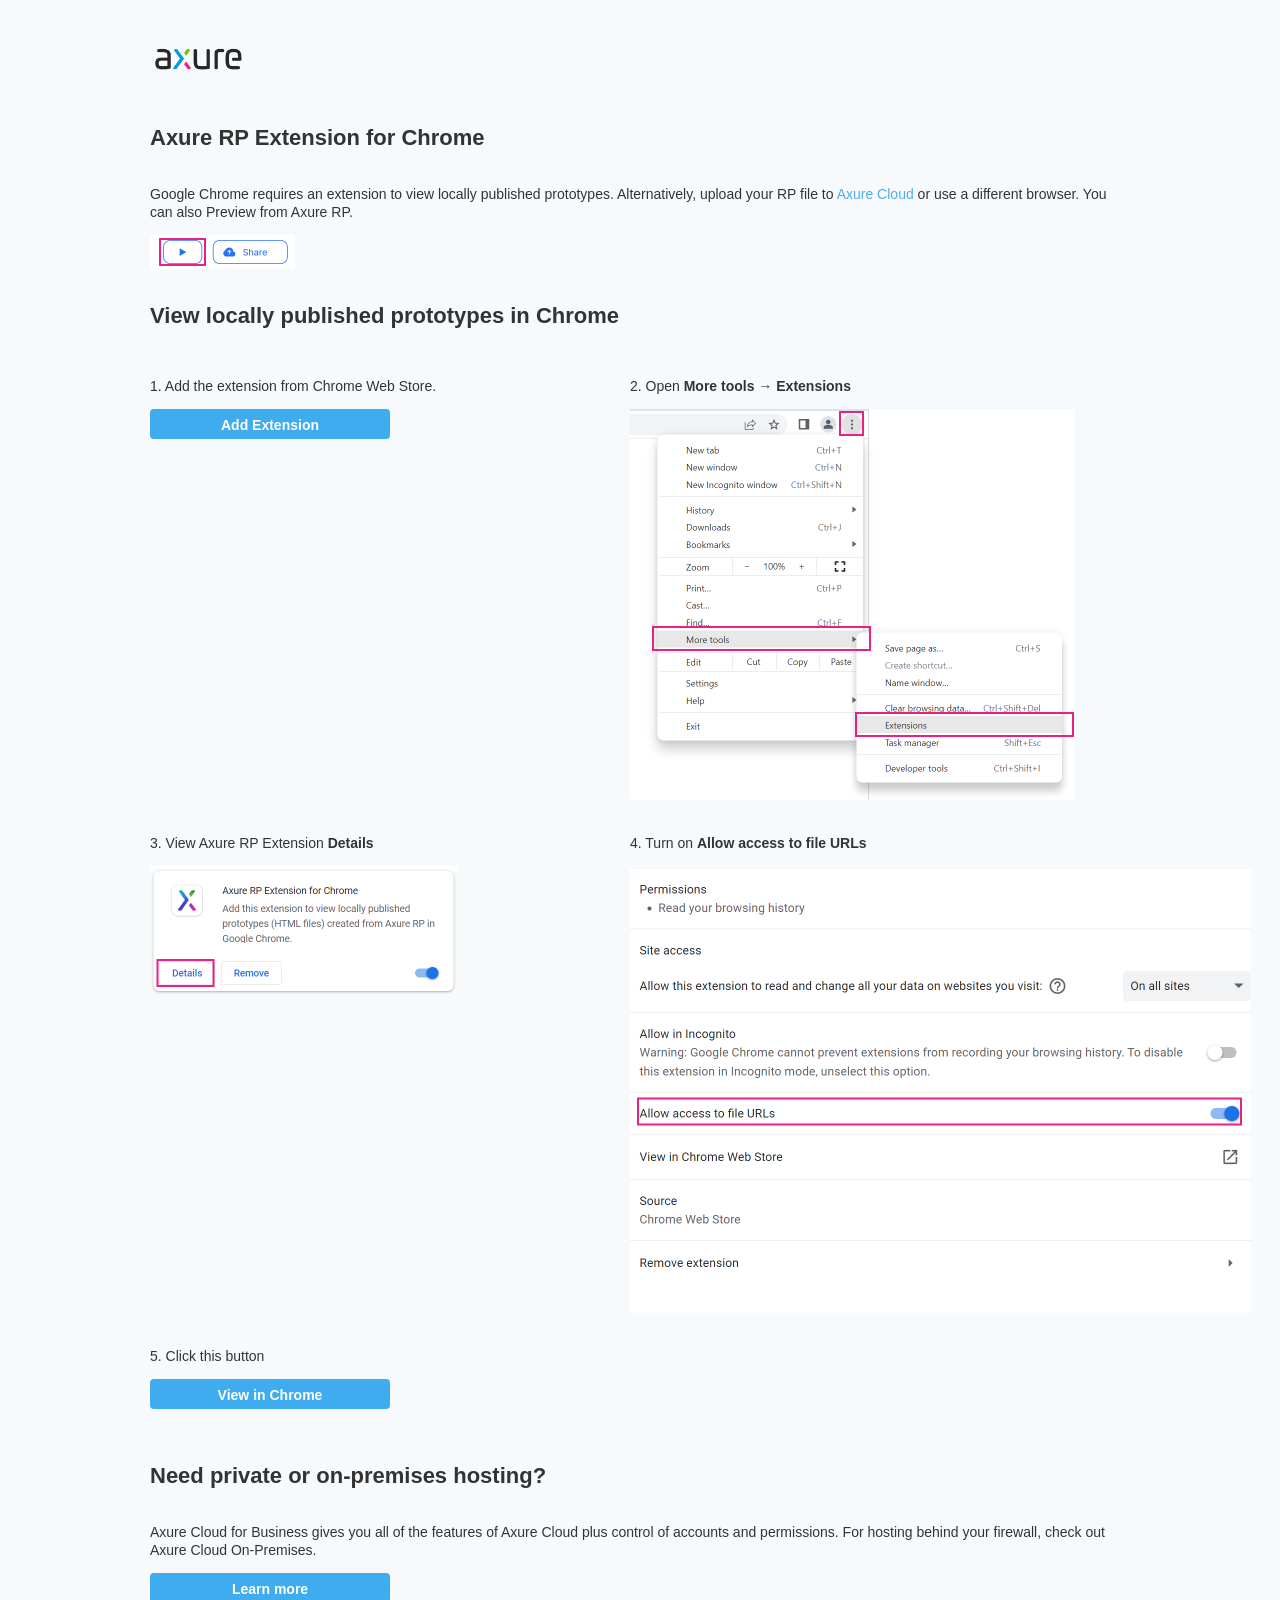
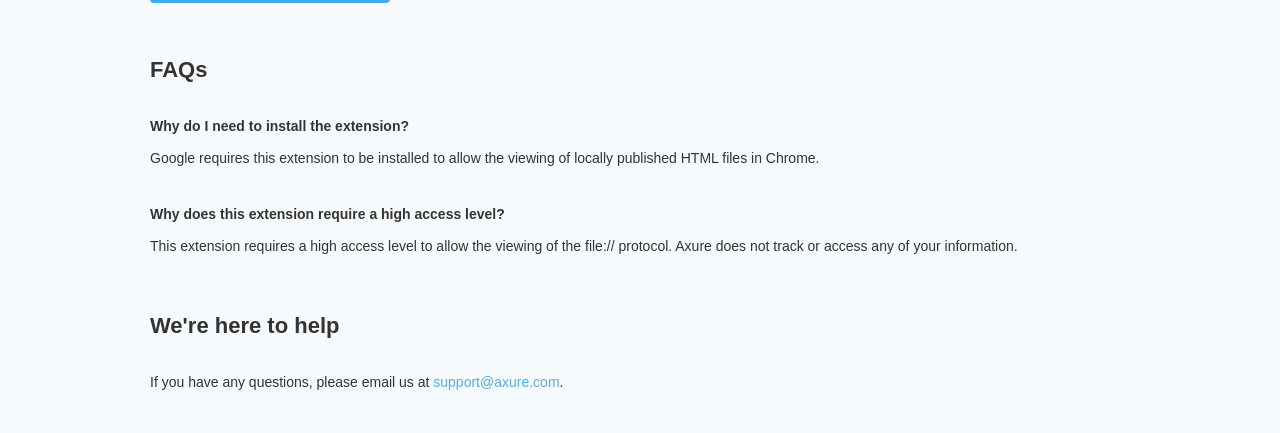
<file: resources/chrome/chrome.html>
﻿<html>
    <head>
        <title>Install the Axure RP Chrome Extension</title>
        <style type="text/css">
            * {
                font-family: "Source Sans Pro", sans-serif;
            }
            body {
                text-align: center;
                background-color: #f7fafc;
                color: #37465e;
            }
            p {
                font-size: 14px;
                line-height: 18px;
                color: #333333;
            }
            div.container {
                width: 980px;
                margin-left: auto;
                margin-right: auto;
                text-align: left;
            }
            a {
                text-decoration: none;
                color: #ffffff;
            }
            .button {
                display: block;
                width: 240px;
                height: 30px;
                padding: 2px 8px 2px 8px;
                border-radius: 4px;
                background-color: #3eacef;
                box-sizing: border-box;
                font-family: "Source Sans Pro SemiBold", "Source Sans Pro", sans-serif;
                font-weight: 600;
                color: #ffffff;
                text-align: center;
                font-size: 14px;
                line-height: 28px;
            }
            a:hover.button {
                background-color: #1482c5;
            }
            div.left {
                width: 400px;
                float: left;
                margin-right: 80px;
            }
            div.right {
                width: 400px;
                float: left;
            }
            div.buttonContainer {
                text-align: center;
            }
            .header {
                font-size: 22px;
                color: #333333;
                line-height: 50px;
                font-weight: bold;
            }
        </style>
    </head>
    <body>
        <div class="container">
            <br />
            <br />
            <img src="axure_logo.png" alt="axure" style="width: 100px" />
            <br />
            <br />
            <p class="header">
                Axure RP Extension for Chrome
            </p>
            <p>
                Google Chrome requires an extension to view locally published prototypes. Alternatively, upload your RP file to <a href="https://www.axure.cloud" style="color: #53ADE9">Axure Cloud</a> or use a different browser. You can also Preview from Axure RP.
</p>
            <img src="preview-rp.png" alt="preview" />
            <p class="header">
                View locally published prototypes in Chrome
            </p>
            <div class="left">
                <p>
                    1. Add the extension from Chrome Web Store.
                </p>
                <div class="buttonContainer">
                    <a class="button" href="https://chrome.google.com/webstore/detail/dogkpdfcklifaemcdfbildhcofnopogp"
                       target="_blank">Add Extension</a>
                </div>
            </div>
            <div class="right">
                <p>
                    2. Open <b>More tools → Extensions</b>
                </p>
                <img src="extensions.png" alt="extensions" />
            </div>
            <div style="clear: both; height: 20px;">&nbsp;</div>
            <div class="left">
                <p>
                    3. View Axure RP Extension <b>Details</b>
                </p>
                <img src="details.png" alt="extension details" />
            </div>
            <div class="right">
                <p>
                    4. Turn on <b>Allow access to file URLs</b>
                </p>
                <img src="allow-access.png" alt="allow access" />
            </div>
            <div style="clear: both; height: 20px;">&nbsp;</div>
            <div class="left">
                <p>
                    5. Click this button
                </p>
                <div class="buttonContainer">
                    <a class="button" href="../../start.html">View in Chrome</a>
                </div>
            </div>
            <div style="clear: both; height: 20px;">
            </div>
            <p class="header">
                Need private or on-premises hosting?
            </p>
            <p>
                Axure Cloud for Business gives you all of the features of Axure Cloud plus control of accounts and permissions. For hosting behind your firewall, check out Axure Cloud On-Premises.
            </p>
            <div class="buttonContainer">
                <a class="button" href="https://www.axure.com/axure-cloud#hosted">Learn more</a>
            </div>
            <div style="clear: both; height: 20px;"></div>
            <p class="header">
                FAQs
            </p>
            <p><b>Why do I need to install the extension?</b></p>
            <p>
                Google requires this extension to be installed to allow the viewing of locally published HTML files in Chrome.
            </p>
            <div style="clear: both; height: 10px;"></div>
            <p>
                <b>Why does this extension require a high access level?</b>
            </p>
            <p>
                This extension requires a high access level to allow the viewing of the file:// protocol. Axure does not track or access any of your information.
            </p>
            <div style="clear: both; height: 10px;"></div>
            <p class="header">
                We're here to help
            </p>
            <p>
                If you have any questions, please email us at <a href="mailto:support@axure.com" style="color: #53ADE9">support@axure.com</a>.
            </p>
            <div style="clear: both; height: 20px;"></div>
        </div>
    </body>
</html>
</file>
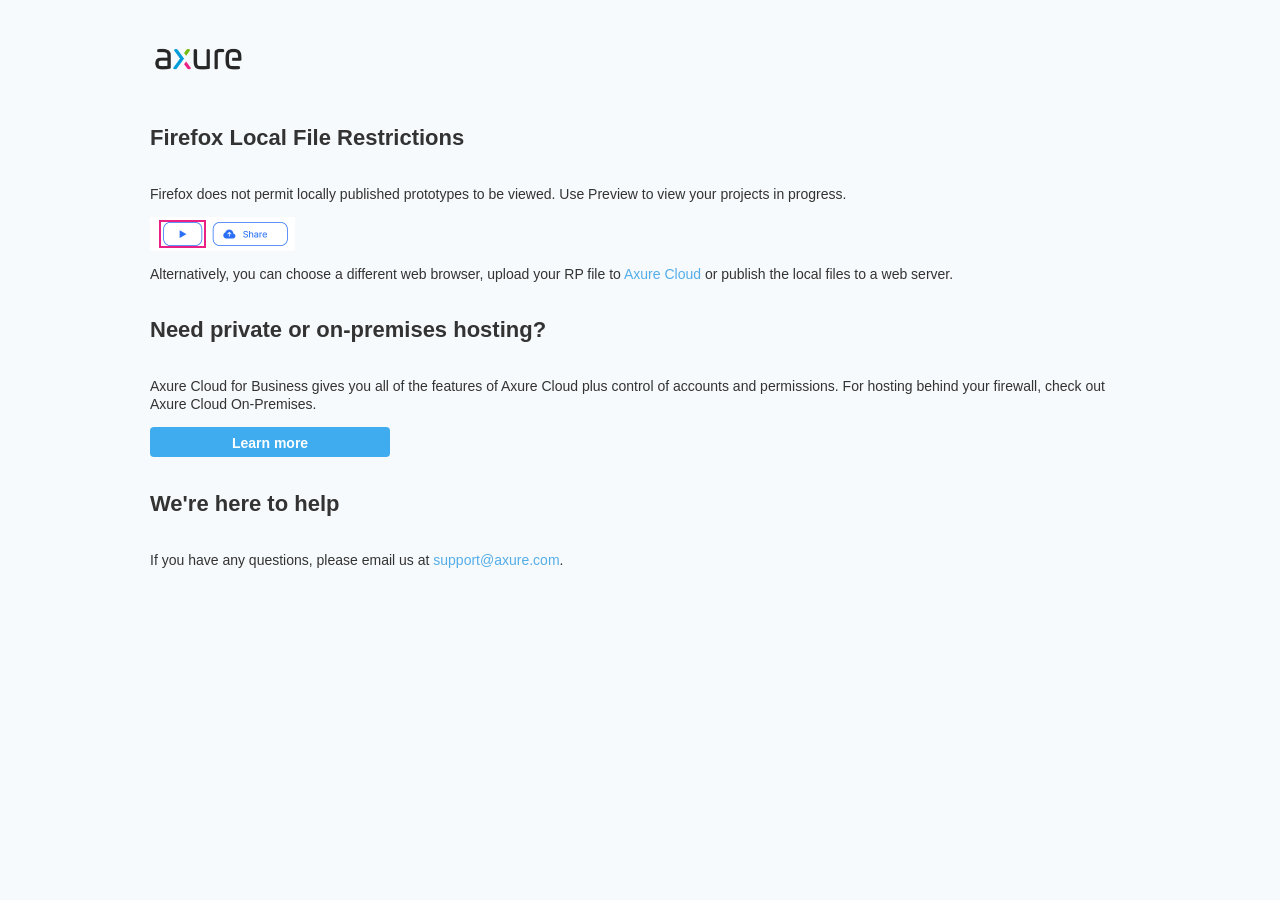
<file: resources/chrome/firefox.html>
<html>
<head>
    <title>Axure RP - Firefox Local File Restrictions</title>
        <style type="text/css">
            * {
                font-family: "Source Sans Pro", sans-serif;
            }

            body {
                text-align: center;
                background-color: #f7fafc;
                color: #37465e;
            }

            p {
                font-size: 14px;
                line-height: 18px;
                color: #333333;
            }

            div.container {
                width: 980px;
                margin-left: auto;
                margin-right: auto;
                text-align: left;
            }

            a {
                text-decoration: none;
                color: #ffffff;
            }

            .button {
                display: block;
                width: 240px;
                height: 30px;
                padding: 2px 8px 2px 8px;
                border-radius: 4px;
                background-color: #3eacef;
                box-sizing: border-box;
                font-family: "Source Sans Pro SemiBold", "Source Sans Pro", sans-serif;
                font-weight: 600;
                color: #ffffff;
                text-align: center;
                font-size: 14px;
                line-height: 28px;
            }

            a:hover.button {
                background-color: #1482c5;
            }

            div.buttonContainer {
                text-align: center;
            }

            .header {
                font-size: 22px;
                color: #333333;
                line-height: 50px;
                font-weight: bold;
            }
        </style>
    </head>
    <body>
        <div class="container">
            <br />
            <br />
            <img src="axure_logo.png" alt="axure" style="width: 100px" />
            <br />
            <br />
            <p class="header">
                Firefox Local File Restrictions
            </p>
            <p>
                Firefox does not permit locally published prototypes to be viewed. Use Preview to view your projects in progress.
            </p>
            <img src="preview-rp.png" alt="preview" />
            <p>
                Alternatively,  you can choose a different web browser, upload your RP file to <a href="https://app.axure.cloud" style="color: #53ADE9">Axure Cloud</a> or publish the local files to a web server.
            </p>
            <p class="header">
                Need private or on-premises hosting?
            </p>
            <p>
                Axure Cloud for Business gives you all of the features of Axure Cloud plus control of accounts and permissions. For hosting behind your firewall, check out Axure Cloud On-Premises.
            </p>
            <div class="buttonContainer">
                <a class="button" href="https://www.axure.com/axure-cloud#hosted">Learn more</a>
            </div>
            <p class="header">
                We're here to help
            </p>
            <p>
                If you have any questions, please email us at <a href="mailto:support@axure.com" style="color: #53ADE9 ">support@axure.com</a>.
            </p>
            <div style="clear: both; height: 20px;"></div>
        </div>
    </body>
</html>
</file>
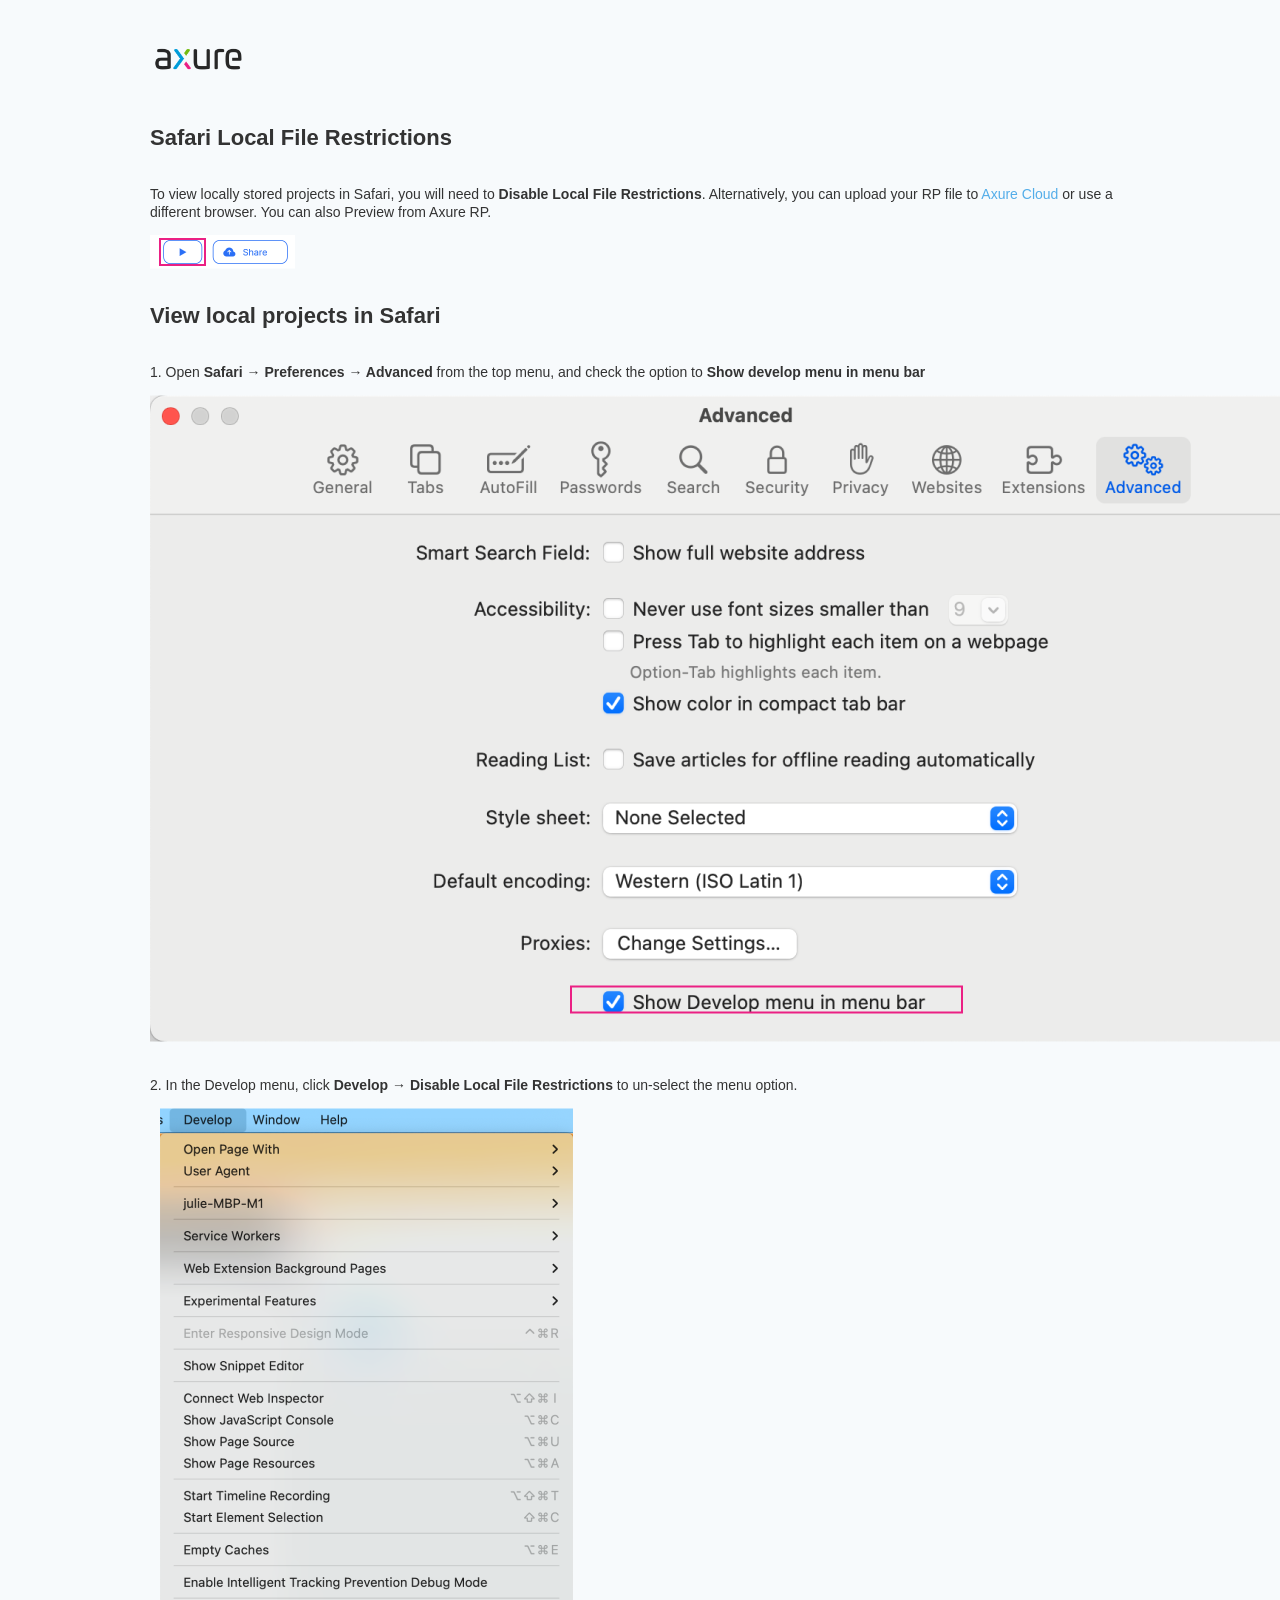
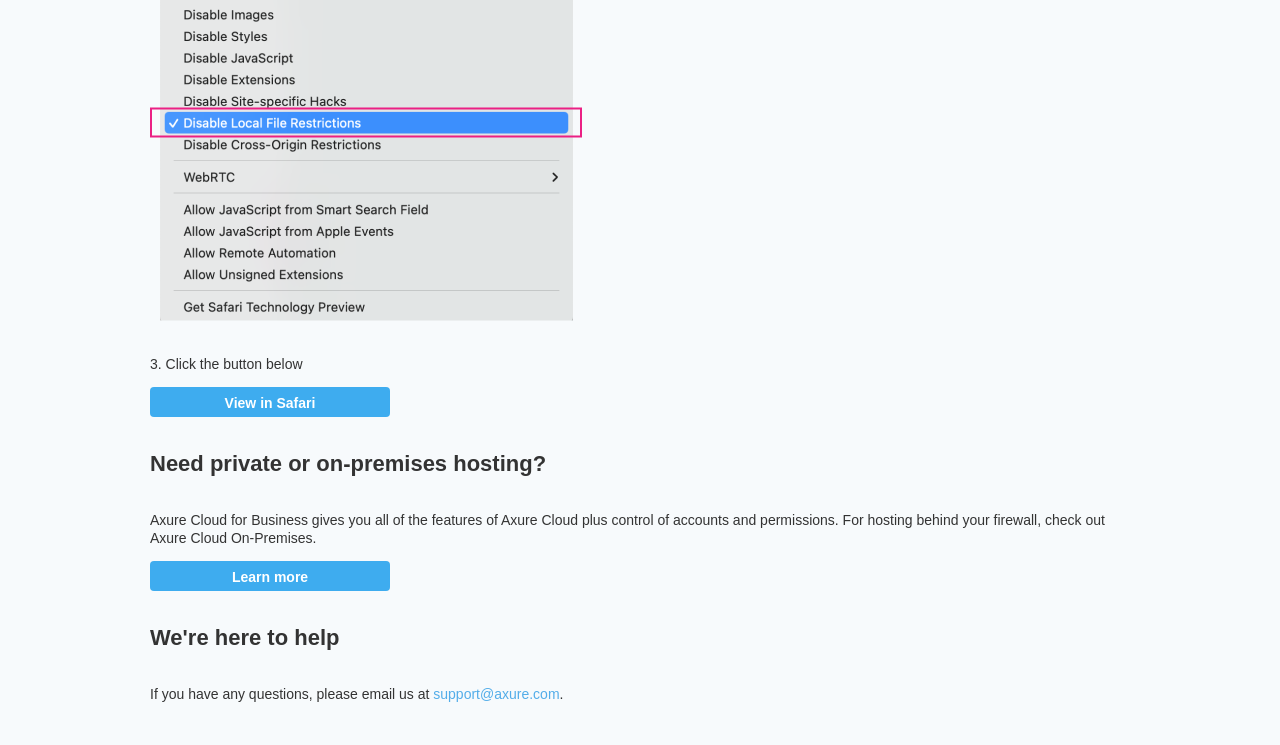
<file: resources/chrome/safari.html>
﻿<html>
    <head>
        <title>Axure RP - Safari Local File Restrictions</title>
        <style type="text/css">
            * {
                font-family: "Source Sans Pro", sans-serif;
            }

            body {
                text-align: center;
                background-color: #f7fafc;
                color: #37465e;
            }

            p {
                font-size: 14px;
                line-height: 18px;
                color: #333333;
            }

            div.container {
                width: 980px;
                margin-left: auto;
                margin-right: auto;
                text-align: left;
            }

            a {
                text-decoration: none;
                color: #ffffff;
            }

            .button {
                display: block;
                width: 240px;
                height: 30px;
                padding: 2px 8px 2px 8px;
                border-radius: 4px;
                background-color: #3eacef;
                box-sizing: border-box;
                font-family: "Source Sans Pro SemiBold", "Source Sans Pro", sans-serif;
                font-weight: 600;
                color: #ffffff;
                text-align: center;
                font-size: 14px;
                line-height: 28px;
            }

            a:hover.button {
                background-color: #1482c5;
            }

            div.buttonContainer {
                text-align: center;
            }

            .header {
                font-size: 22px;
                color: #333333;
                line-height: 50px;
                font-weight: bold;
            }
        </style>
    </head>
    <body>
        <div class="container">
            <br />
            <br />
            <img src="axure_logo.png" alt="axure" style="width: 100px" />
            <br />
            <br />
            <p class="header">
                Safari Local File Restrictions
            </p>
            <p>
                To view locally stored projects in Safari, you will need to <b>Disable Local File Restrictions</b>. Alternatively,
                you can upload your RP file to <a href="https://www.axure.cloud" style="color: #53ADE9">Axure Cloud</a> or use a different browser. You can also Preview from Axure RP.
            </p>
            <img src="preview-rp.png" alt="preview" />
            <p class="header">
                View local projects in Safari
            </p>
            <div>
                <p>
                    1. Open <b>Safari → Preferences → Advanced</b> from the top menu, and check the option to <b>Show develop menu in menu bar</b>
                </p>
                <img src="safari_advanced.png" alt="advanced" />
            </div>
            <div style="clear: both; height: 20px;">&nbsp;</div>
            <div class="">
                <p>
                    2. In the Develop menu, click <b>Develop → Disable Local File Restrictions</b> to un-select the menu option.
                </p>
                <img src="safari_restrictions.png" alt="extensions" />
            </div>
            <div style="clear: both; height: 20px;">&nbsp;</div>
            <p>
                3. Click the button below
            </p>
            <div class="buttonContainer">
                <a class="button" href="../../start.html">View in Safari</a>
            </div>
            <p class="header">
                Need private or on-premises hosting?
            </p>
            <p>
                Axure Cloud for Business gives you all of the features of Axure Cloud plus control of accounts and permissions. For hosting behind your firewall, check out Axure Cloud On-Premises.
            </p>
            <div class="buttonContainer">
                <a class="button" href="https://www.axure.com/axure-cloud#hosted">Learn more</a>
            </div>
            <p class="header">
                We're here to help
            </p>
            <p>
                If you have any questions, please email us at <a href="mailto:support@axure.com" style="color: #53ADE9 ">support@axure.com</a>.
            </p>
            <div style="clear: both; height: 20px;"></div>
        </div>
    </body>
</html>
</file>
<file: resources/css/axure_rp_page.css>
﻿/* so the window resize fires within a frame in IE7 */
html, body {
    height: 100%;
}

#zoomOverlay {
    position: fixed;
    top: 0;
    left: 0;
    width: 100%;
    height: 100%;
}

#dragOverlay {
    position: fixed;
    top: 0;
    left: 0;
    width: 100%;
    height: 100%;
    cursor: grab;
}

#dragOverlay.dragging__start {
    cursor: grabbing;
}

html.hideScroll::-webkit-scrollbar {
    display: none;
}

html.hideScroll {
    -ms-overflow-style: none;
    scrollbar-width: none;
}

.mobileFrameCursor div * {
    cursor: inherit !important;
}

a {
    color: inherit;
}

p {
    margin: 0px;
    text-rendering: optimizeLegibility;
    font-feature-settings: "kern" 1;
    -webkit-font-feature-settings: "kern";
    -moz-font-feature-settings: "kern";
    -moz-font-feature-settings: "kern=1";
    font-kerning: normal;
}

ul {
    margin:0px;
}

iframe {
    background: #FFFFFF;
}

/* to match IE with C, FF */
input {
    padding: 1px 0px 1px 0px;
    box-sizing: border-box;
    -moz-box-sizing: border-box;
}

input[type=text]::-ms-clear {
    width: 0;
    height: 0;
    display: none;
}

textarea {
    margin: 0px;
    box-sizing: border-box;
    -moz-box-sizing: border-box;
}

select option {
    color: initial;
}

.focused:focus, .selectedFocused:focus {
    outline: none;
}

div.intcases {
    font-family: 'Inter';
    font-size: 12px;
    text-align: left;
    border: 1px solid #e2e8f0;
    background: #FFF;
    z-index: 9999;
    visibility: hidden;
    position: absolute;
    padding: 0px;
    border-radius: 4px;
    white-space: pre-wrap;
    overflow-wrap: break-word;
    max-width: 250px;
    box-shadow: 0 4px 6px -1px rgb(0 0 0 / 0.1), 0 2px 4px -2px rgb(0 0 0 / 0.1);
}

div.intcaselink {
    cursor: pointer;
    padding: 3px 8px 3px 8px;
    margin: 5px;
    background: #FFF;
    border: 1px solid #CBD5E1;
    border-radius: 4px;
    color: #1E293B;
}

div.intcaselink:hover {
    background : #e5e7eb66;
}

div.refpageimage {
    position: absolute;
    left: 0px;
    top: 0px;
    font-size: 0px;
    width: 16px;
    height: 16px;
    cursor: pointer;
    background-image: url(images/newwindow.gif);
    background-repeat: no-repeat;
}

div.annnoteimage {
    position: absolute;
    left: 0px;
    top: 0px;
    font-size: 0px;
    /*width: 16px;
    height: 12px;*/
    cursor: help;
    /*background-image: url(images/note.gif);*/
    /*background-repeat: no-repeat;*/
    width: 13px;
    height: 12px;
    padding-top: 1px;
    text-align: center;
    background-color: #138CDD;
    -moz-box-shadow: 1px 1px 3px #aaa;
    -webkit-box-shadow: 1px 1px 3px #aaa;
    box-shadow: 1px 1px 3px #aaa;
}

div.annnoteline {
    display: inline-block;
    width: 9px;
    height: 1px;
    border-bottom: 1px solid white;
    margin-top: 1px;
}

div.annnotelabel {
    /*position: absolute;
    left: 0px;
    top: 0px;*/
    font-family: Helvetica,Arial;
    white-space: nowrap;
    
    padding-top: 1px;
    background-color: #fff849;
    font-size: 10px;
    font-weight: bold;
    line-height: 14px;
    margin-right: 3px;
    padding: 0px 4px;
    color: #000;

    -moz-box-shadow: 1px 1px 3px #aaa;
    -webkit-box-shadow: 1px 1px 3px #aaa;
    box-shadow: 1px 1px 3px #aaa;
}

div.annnote {
    display: flex;
    position: absolute;
    cursor: help;
    line-height: 14px;
}

.annotation {
    font-size: 12px;
    padding-left: 2px;
    margin-bottom: 5px;
}

.annotationName {
    /*font-size: 13px;
    font-weight: bold;
    margin-bottom: 3px;
    white-space: nowrap;*/

    font-family: 'Trebuchet MS';
    font-size: 14px;
    font-weight: bold;
    margin-bottom: 5px;
    white-space: nowrap;
}

.annotationValue {
    font-family: Arial, Helvetica, Sans-Serif;
    font-size: 12px;
    color: #4a4a4a;
    line-height: 21px;
    margin-bottom: 20px;
}

.noteLink {
    text-decoration: inherit;
    color: inherit;
}

.noteLink:hover {
    background-color: white;
}

/* this is a fix for the issue where dialogs jump around and takes the text-align from the body */
.dialogFix {
    position:absolute;
    text-align:left;
    border: 1px solid #8f949a;
}


@keyframes pulsate {
  from {
    box-shadow: 0 0 10px #15d6ba;
  }
  to {
    box-shadow: 0 0 20px #15d6ba;
  }
}

@-webkit-keyframes pulsate {
  from {
    -webkit-box-shadow: 0 0 10px #15d6ba;
    box-shadow: 0 0 10px #15d6ba;
  }
  to {
    -webkit-box-shadow: 0 0 20px #15d6ba;
    box-shadow: 0 0 20px #15d6ba;
  }
}
 
@-moz-keyframes pulsate {
  from {
    -moz-box-shadow: 0 0 10px #15d6ba;
    box-shadow: 0 0 10px #15d6ba;
  }
  to {
    -moz-box-shadow: 0 0 20px #15d6ba;
    box-shadow: 0 0 20px #15d6ba;
  }
}

.legacyPulsateBorder {
    /*border: 5px solid #15d6ba;
    margin: -5px;*/
    -moz-box-shadow: 0 0 10px 3px #75BB43;
    box-shadow: 0 0 10px 3px #75BB43;
}

.pulsateBorder {
  animation-name: pulsate;
  animation-timing-function: ease-in-out;
  animation-duration: 0.9s;
  animation-iteration-count: infinite;
  animation-direction: alternate;
  
  -webkit-animation-name: pulsate;
  -webkit-animation-timing-function: ease-in-out;
  -webkit-animation-duration: 0.9s;
  -webkit-animation-iteration-count: infinite;
  -webkit-animation-direction: alternate;

  -moz-animation-name: pulsate;
  -moz-animation-timing-function: ease-in-out;
  -moz-animation-duration: 0.9s;
  -moz-animation-iteration-count: infinite;
  -moz-animation-direction: alternate;
}

.ax_default_hidden, .ax_default_unplaced{
    display: none;
    visibility: hidden;
}

.widgetNoteSelected {
    -moz-box-shadow: 0 0 10px 3px #1482C5;
    box-shadow: 0 0 10px 3px #1482C5;
    /*-moz-box-shadow: 0 0 20px #3915d6;
    box-shadow: 0 0 20px #3915d6;*/
    /*border: 3px solid #3915d6;*/
    /*margin: -3px;*/
}


.singleImg {
    display: none;
    visibility: hidden;
}

.nopointer {
    pointer-events: none;
}

.nopointer > *:not(.nopointer) {
    pointer-events: auto;
}

.bgImg {
    background-repeat: no-repeat;
    background-size: 100% 100%;
}

.transition * {
    transition: inherit;
}

.notrs, .notrs * {
    transition: none !important;
}

.nocrntl {
    border-top-left-radius : 0px !important;
}

.nocrntr {
    border-top-right-radius : 0px !important;
}

.nocrnbr {
    border-bottom-right-radius : 0px !important;
}

.nocrnbl {
    border-bottom-left-radius : 0px !important;
}

object.img {
    pointer-events: none;
    user-select: none;
}

.selected .btn_check {
    display:inherit;
}

.btn_check {
    display: none;
}

#ios-safari {
    overflow: auto;
    -webkit-overflow-scrolling: touch;
}

#ios-safari-html {
    display: block;
    overflow: auto;
    -webkit-overflow-scrolling: touch;
    position: absolute;
    top: 0;
    left: 0;
    right: 0;
    bottom: 0;
}

#ios-safari-fixed {
    position: absolute;
    pointer-events: none;
    width: initial;
}

#ios-safari-fixed div {
    pointer-events: auto;
}
</file>
<file: data/styles.css>
﻿.ax_default {
  font-family:"Arial Normal", "Arial", sans-serif;
  font-weight:400;
  font-style:normal;
  font-size:13px;
  letter-spacing:normal;
  color:#333333;
  vertical-align:none;
  text-align:center;
  line-height:normal;
  text-transform:none;
}
._形状 {
}
._一级标题 {
  font-family:"Arial Normal", "Arial", sans-serif;
  font-weight:bold;
  font-style:normal;
  font-size:32px;
  text-align:left;
}
._二级标题 {
  font-family:"Arial Normal", "Arial", sans-serif;
  font-weight:bold;
  font-style:normal;
  font-size:24px;
  text-align:left;
}
._三级标题 {
  font-family:"Arial Normal", "Arial", sans-serif;
  font-weight:bold;
  font-style:normal;
  font-size:18px;
  text-align:left;
}
._四级标题 {
  font-family:"Arial Normal", "Arial", sans-serif;
  font-weight:bold;
  font-style:normal;
  font-size:14px;
  text-align:left;
}
._五级标题 {
  font-family:"Arial Normal", "Arial", sans-serif;
  font-weight:bold;
  font-style:normal;
  text-align:left;
}
._六级标题 {
  font-family:"Arial Normal", "Arial", sans-serif;
  font-weight:bold;
  font-style:normal;
  font-size:10px;
  text-align:left;
}
._段落 {
  text-align:left;
}
._表单提示文本 {
  color:#999999;
}
._表单禁用 {
}
textarea, select, input, button, div, svg { outline: none; }
</file>
